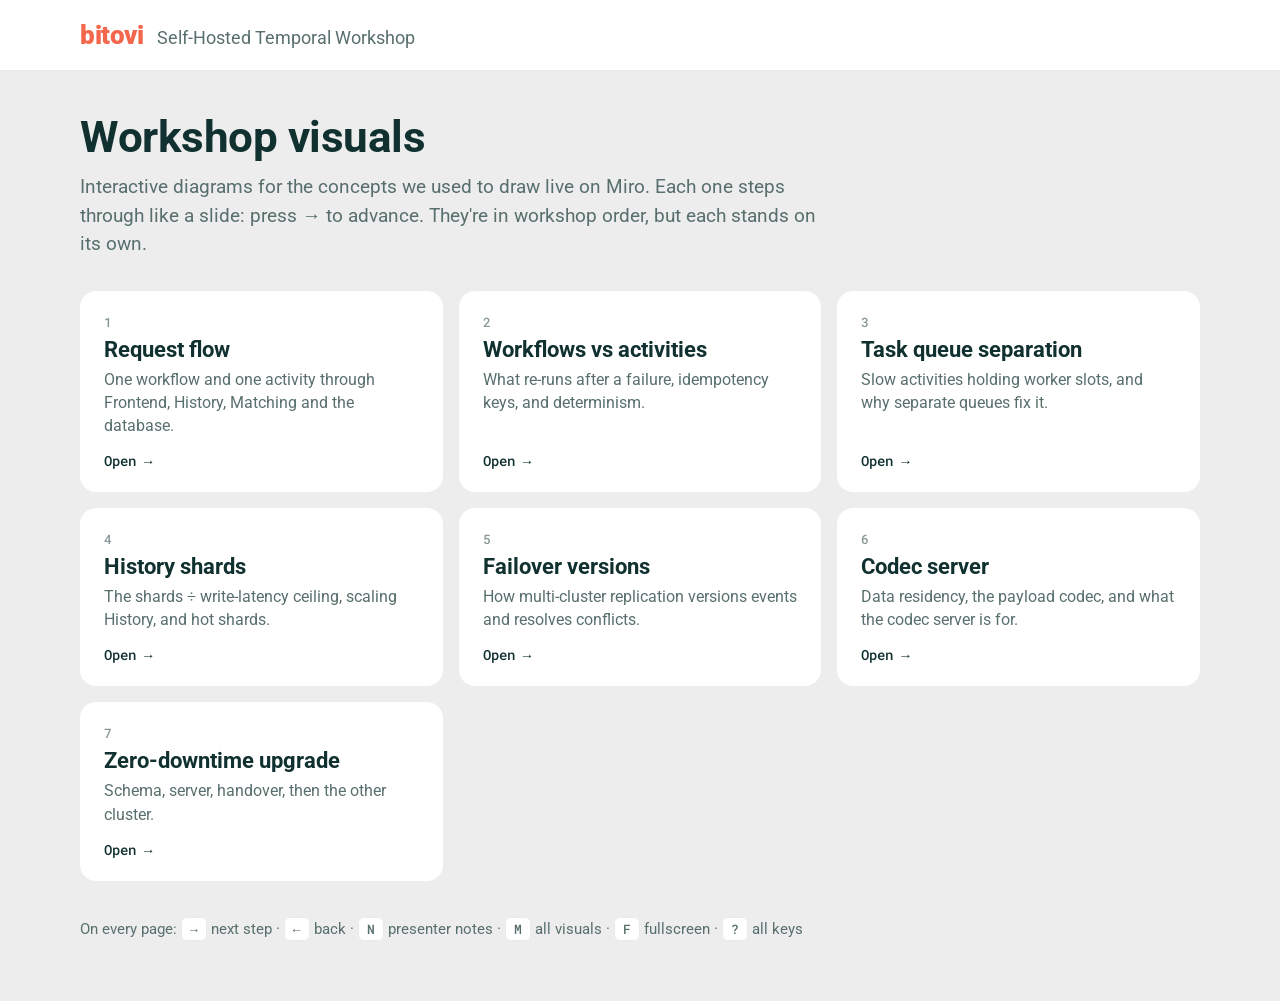
<file: docs/index.html>
<!doctype html>
<html lang="en">
<head>
<meta charset="utf-8">
<meta http-equiv="refresh" content="0; url=visuals/">
<title>Temporal Workshop Visuals</title>
</head>
<body>
<p><a href="visuals/">Temporal workshop visuals</a></p>
</body>
</html>
</file>
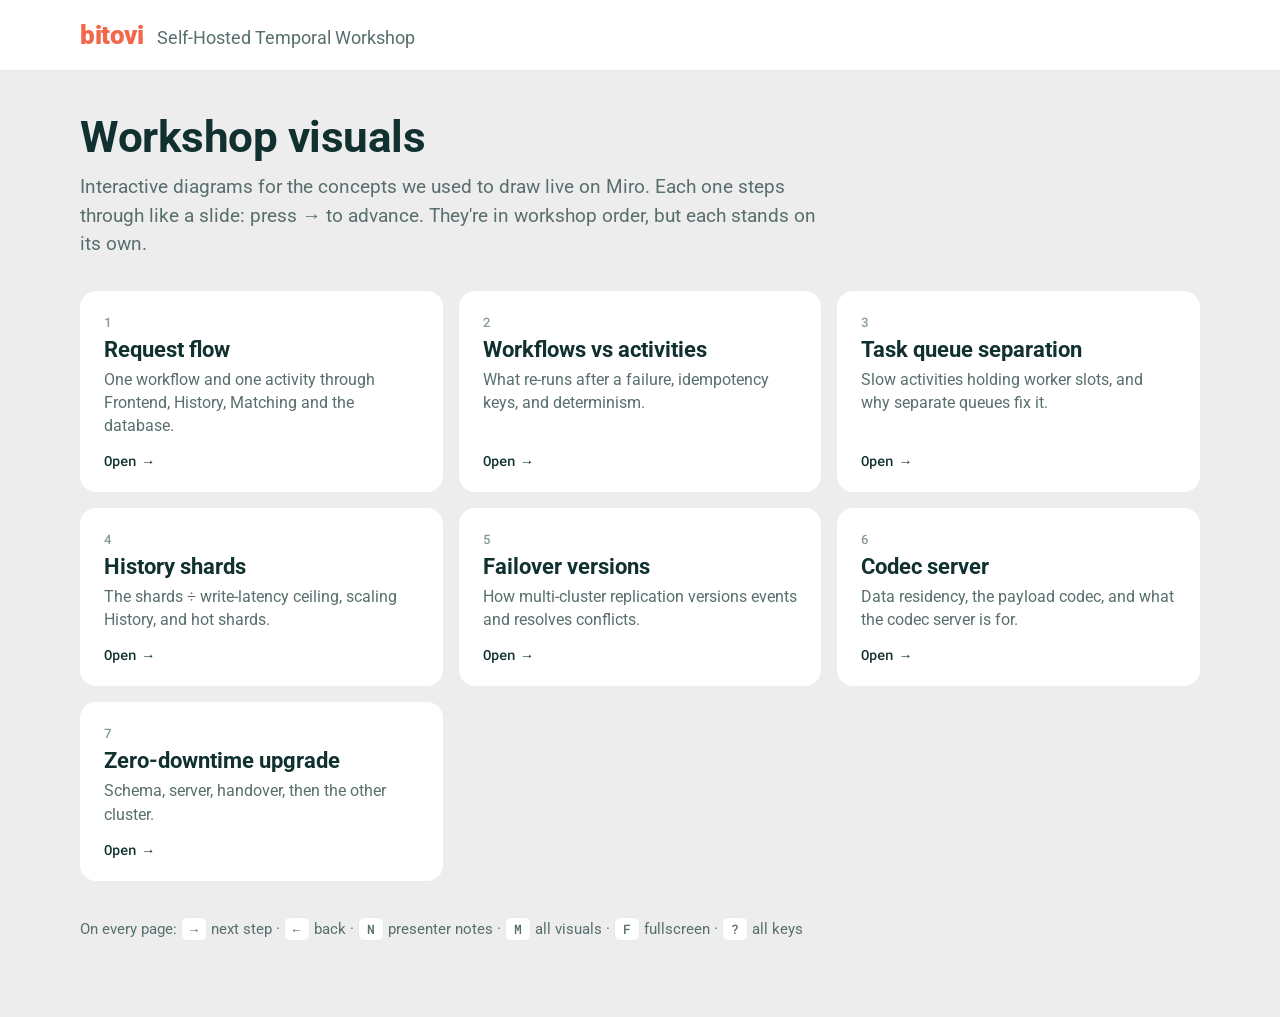
<file: docs/visuals/index.html>
<!doctype html>
<html lang="en">
<head>
<meta charset="utf-8">
<meta name="viewport" content="width=device-width, initial-scale=1">
<title>Temporal Workshop Visuals</title>
<link rel="preconnect" href="https://fonts.googleapis.com">
<link rel="preconnect" href="https://fonts.gstatic.com" crossorigin>
<link href="https://fonts.googleapis.com/css2?family=Roboto:wght@400;500;700;900&family=Roboto+Mono:wght@400;500&display=swap" rel="stylesheet">
<style>
  :root {
    --b-red: #F3684C; --b-dark-green: #10312F; --b-dark-green-70: #586F6D; --b-dark-green-50: #879897;
    --b-dark-green-10: #E7EAEA; --b-off-white: #EDEDED; --b-white: #FFFFFF; --b-yellow: #FFD029;
    --font: "Roboto", "Helvetica Neue", Arial, sans-serif; --mono: "Roboto Mono", ui-monospace, Menlo, monospace;
  }
  * { box-sizing: border-box; }
  body { margin: 0; background: var(--b-off-white); color: var(--b-dark-green); font-family: var(--font); }
  header { background: var(--b-white); border-bottom: 1px solid var(--b-dark-green-10); padding: 20px max(16px, env(safe-area-inset-left, 0px)); }
  .wrap { max-width: 1120px; margin: 0 auto; }
  .brand { display: flex; align-items: baseline; gap: 14px; flex-wrap: wrap; }
  .wordmark { font-weight: 900; font-size: 26px; color: var(--b-red); letter-spacing: -.5px; }
  .deck { font-size: 18px; color: var(--b-dark-green-70); }
  main { padding: 40px max(16px, env(safe-area-inset-right, 0px)) 60px max(16px, env(safe-area-inset-left, 0px)); }
  h1 { font-size: clamp(30px, 5vw, 44px); margin: 0 0 10px; letter-spacing: -.5px; text-wrap: balance; }
  .lede { font-size: 19px; line-height: 1.5; color: var(--b-dark-green-70); max-width: 68ch; margin: 0 0 32px; }
  .grid { display: grid; grid-template-columns: repeat(auto-fill, minmax(320px, 1fr)); gap: 16px; }
  .card { display: flex; flex-direction: column; gap: 6px; background: var(--b-white); border: 2px solid transparent; border-radius: 16px;
    padding: 20px 22px; text-decoration: none; color: inherit; transition: border-color .2s, transform .2s; }
  .card:hover, .card:focus-visible { border-color: var(--b-dark-green); transform: translateY(-2px); outline: none; }
  .card .n { font: 500 13px var(--mono); color: var(--b-dark-green-50); }
  .card h2 { margin: 0; font-size: 22px; }
  .card p { margin: 0; font-size: 16px; line-height: 1.45; color: var(--b-dark-green-70); flex: 1; }
  .card .go { margin-top: 8px; font: 500 14px var(--mono); color: var(--b-dark-green); }
  .keys { margin-top: 36px; font-size: 15px; color: var(--b-dark-green-70); line-height: 1.7; }
  kbd { font: 500 13px var(--mono); background: var(--b-white); border-radius: 6px; padding: 2px 8px; border: 1px solid var(--b-dark-green-10); }
  @media (prefers-reduced-motion: reduce) { .card { transition: none; } .card:hover { transform: none; } }
</style>
</head>
<body>
  <header><div class="wrap brand"><span class="wordmark">bitovi</span><span class="deck">Self-Hosted Temporal Workshop</span></div></header>
  <main><div class="wrap">
    <h1>Workshop visuals</h1>
    <p class="lede">Interactive diagrams for the concepts we used to draw live on Miro. Each one steps through like a slide: press → to advance. They're in workshop order, but each stands on its own.</p>
    <div class="grid">
      <a class="card" href="request-flow.html"><span class="n">1</span><h2>Request flow</h2><p>One workflow and one activity through Frontend, History, Matching and the database.</p><span class="go">Open →</span></a>
      <a class="card" href="workflows-vs-activities.html"><span class="n">2</span><h2>Workflows vs activities</h2><p>What re-runs after a failure, idempotency keys, and determinism.</p><span class="go">Open →</span></a>
      <a class="card" href="task-queue-separation.html"><span class="n">3</span><h2>Task queue separation</h2><p>Slow activities holding worker slots, and why separate queues fix it.</p><span class="go">Open →</span></a>
      <a class="card" href="history-shards.html"><span class="n">4</span><h2>History shards</h2><p>The shards ÷ write-latency ceiling, scaling History, and hot shards.</p><span class="go">Open →</span></a>
      <a class="card" href="failover-versioning.html"><span class="n">5</span><h2>Failover versions</h2><p>How multi-cluster replication versions events and resolves conflicts.</p><span class="go">Open →</span></a>
      <a class="card" href="codec-server.html"><span class="n">6</span><h2>Codec server</h2><p>Data residency, the payload codec, and what the codec server is for.</p><span class="go">Open →</span></a>
      <a class="card" href="zero-downtime-upgrade.html"><span class="n">7</span><h2>Zero-downtime upgrade</h2><p>Schema, server, handover, then the other cluster.</p><span class="go">Open →</span></a>
    </div>
    <p class="keys">On every page: <kbd>→</kbd> next step · <kbd>←</kbd> back · <kbd>N</kbd> presenter notes · <kbd>M</kbd> all visuals · <kbd>F</kbd> fullscreen · <kbd>?</kbd> all keys</p>
  </div></main>
</body>
</html>
</file>
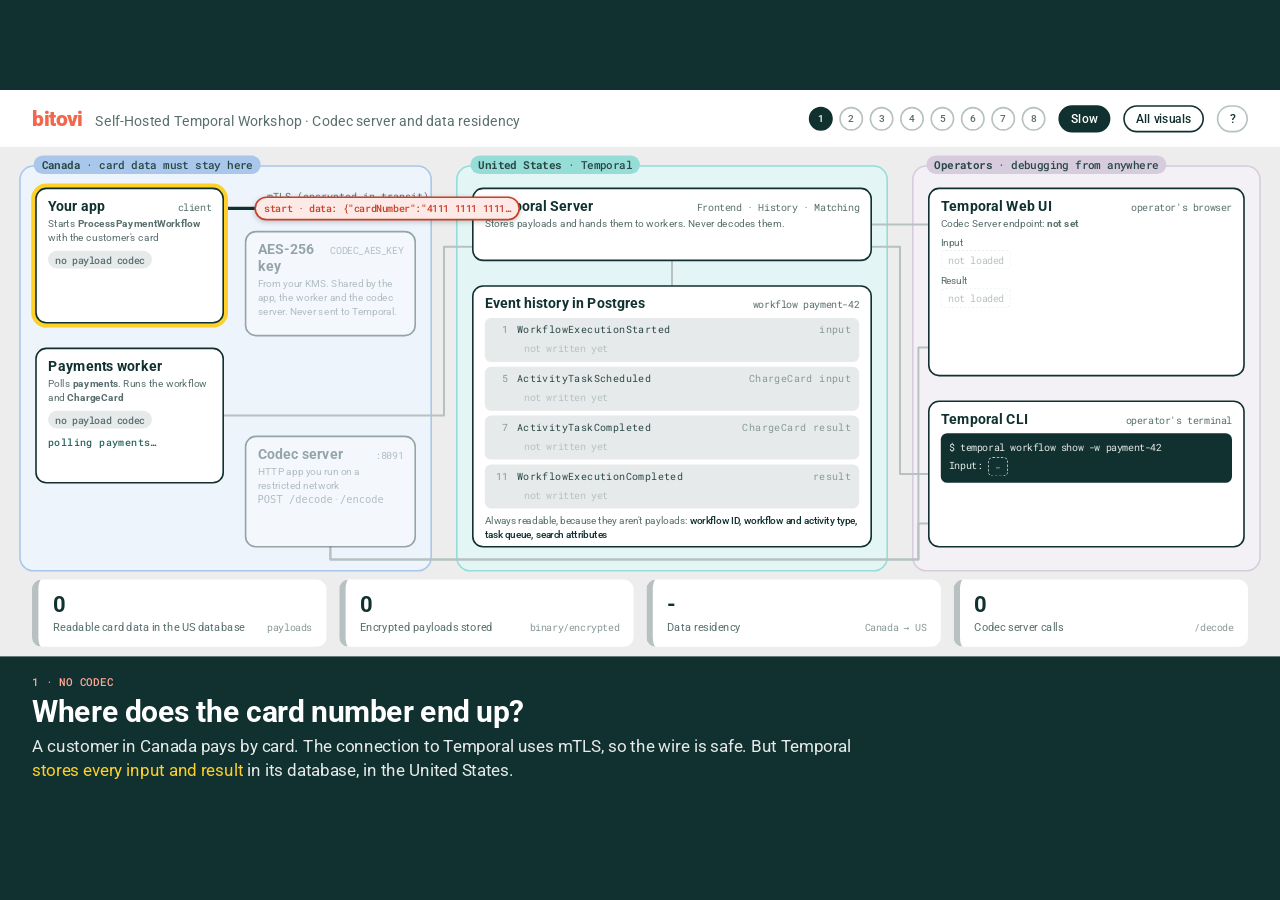
<file: docs/visuals/codec-server.html>
<!doctype html>
<html lang="en">
<head>
<meta charset="utf-8">
<meta name="viewport" content="width=device-width, initial-scale=1">
<title>Temporal Codec Server</title>
<link rel="preconnect" href="https://fonts.googleapis.com">
<link rel="preconnect" href="https://fonts.gstatic.com" crossorigin>
<link href="https://fonts.googleapis.com/css2?family=Roboto:wght@400;500;700;900&family=Roboto+Mono:wght@400;500&display=swap" rel="stylesheet">
<style>
  /* Bitovi Brand Identity Guidelines v1.1 palette; Roboto is the guideline's
     Google alternate for Garnett / Acumin Pro. Matches the other workshop visuals. */
  :root {
    --b-red: #F3684C;
    --b-dark-green: #10312F;
    --b-dark-green-90: #284644;
    --b-dark-green-70: #586F6D;
    --b-dark-green-50: #879897;
    --b-dark-green-30: #B7C1C1;
    --b-dark-green-10: #E7EAEA;
    --b-off-white: #EDEDED;
    --b-white: #FFFFFF;
    --b-pink: #FFA593;
    --b-yellow: #FFD029;
    --b-yellow-ext: #FFF2C2;
    --b-light-blue: #A9C7EA;
    --b-green: #2A6562;
    --b-red-tint: #FDE9E5;
    --bad: #C8402A;

    /* One tint per boundary: Canada (your infra) / US (Temporal) / operators */
    --zone-ca-bg: #EEF4FB;  --zone-ca-line: var(--b-light-blue);
    --zone-us-bg: #E3F6F5;  --zone-us-line: #96DDD8;
    --zone-op-bg: #F4F1F6;  --zone-op-line: #D6CCDD;

    --plain: #FDE9E5; --plain-line: var(--bad);
    --cipher: #3B4F4D;

    --font: "Roboto", "Helvetica Neue", Arial, sans-serif;
    --mono: "Roboto Mono", ui-monospace, Menlo, monospace;
  }
  * { box-sizing: border-box; }
  html, body { margin: 0; height: 100%; }
  body { background: var(--b-dark-green); color: var(--b-dark-green); font-family: var(--font); overflow: hidden; }
  #app { position: absolute; left: 0; top: 0; width: 1600px; height: 900px; transform-origin: 0 0; background: var(--b-off-white); overflow: hidden; }

  header {
    position: absolute; left: 0; top: 0; width: 1600px; height: 72px;
    display: flex; align-items: center; justify-content: space-between;
    padding: 0 40px; background: var(--b-white); border-bottom: 1px solid var(--b-dark-green-10);
  }
  .brand { display: flex; align-items: baseline; gap: 16px; }
  .brand .wordmark { font-weight: 900; font-size: 26px; color: var(--b-red); letter-spacing: -0.5px; }
  .brand .deck { font-size: 18px; color: var(--b-dark-green-70); }
  .nav { display: flex; align-items: center; gap: 16px; }
  .dots { display: flex; gap: 8px; }
  .dot {
    width: 30px; height: 30px; border-radius: 50%; border: 2px solid var(--b-dark-green-30);
    background: transparent; color: var(--b-dark-green-70); font: 500 13px var(--font); cursor: pointer; padding: 0;
  }
  .dot.on { background: var(--b-dark-green); border-color: var(--b-dark-green); color: var(--b-white); }
  .iconbtn {
    border: 2px solid var(--b-dark-green-30); background: transparent; border-radius: 999px;
    font: 500 15px var(--font); color: var(--b-dark-green); padding: 6px 14px; cursor: pointer;
  }
  .iconbtn.on { background: var(--b-dark-green); border-color: var(--b-dark-green); color: var(--b-white); }

  /* ---------- stage ---------- */
  #stage { position: absolute; left: 0; top: 72px; width: 1600px; height: 540px; }
  #wires { position: absolute; inset: 0; z-index: 1; width: 1600px; height: 540px; pointer-events: none; }
  .zone { position: absolute; z-index: 0; border: 2px solid; border-radius: 18px; }
  .zone.ca { background: var(--zone-ca-bg); border-color: var(--zone-ca-line); }
  .zone.us { background: var(--zone-us-bg); border-color: var(--zone-us-line); }
  .zone.op { background: var(--zone-op-bg); border-color: var(--zone-op-line); }
  .zone-label {
    position: absolute; top: -14px; left: 16px; padding: 2px 10px; border-radius: 999px;
    font: 500 14px var(--mono); color: var(--b-dark-green-90); white-space: nowrap;
  }
  .zone.ca .zone-label { background: var(--zone-ca-line); }
  .zone.us .zone-label { background: var(--zone-us-line); }
  .zone.op .zone-label { background: var(--zone-op-line); }
  .verdict {
    position: absolute; top: -15px; right: 14px; padding: 3px 12px; border-radius: 999px; display: none;
    font: 700 12px var(--font); letter-spacing: .5px; text-transform: uppercase;
  }
  .verdict.bad { display: block; background: var(--bad); color: var(--b-white); }
  .verdict.good { display: block; background: var(--b-green); color: var(--b-white); }

  .box {
    position: absolute; z-index: 2; background: var(--b-white); border: 2px solid var(--b-dark-green); border-radius: 14px;
    padding: 10px 14px; transition: box-shadow .25s, opacity .3s, border-color .25s;
  }
  .box h3 { margin: 0; font-size: 18px; display: flex; justify-content: space-between; align-items: baseline; gap: 8px; }
  .box h3 small { font: 400 12px var(--mono); color: var(--b-dark-green-70); white-space: nowrap; }
  .box .sub { font-size: 13px; color: var(--b-dark-green-70); margin-top: 3px; line-height: 1.35; }
  .box.lit { box-shadow: 0 0 0 5px var(--b-yellow); }
  .box.idle { opacity: .4; }
  .box.alarm { border-color: var(--bad); box-shadow: 0 0 0 5px rgba(200,64,42,.35); }

  .status { margin-top: 8px; font: 500 13px var(--mono); color: var(--b-green); min-height: 18px; line-height: 1.4; }
  .status.warn { color: var(--bad); }
  .badge {
    display: inline-block; margin-top: 8px; padding: 3px 9px; border-radius: 999px;
    font: 500 12px var(--mono); background: var(--b-dark-green-10); color: var(--b-dark-green-70);
  }
  .badge.on { background: var(--b-green); color: var(--b-white); }

  .val {
    font: 400 12px var(--mono); border-radius: 6px; padding: 3px 8px; display: inline-block; max-width: 100%;
    overflow: hidden; text-overflow: ellipsis; white-space: nowrap; vertical-align: middle;
  }
  .val.plain { background: var(--plain); color: var(--bad); border: 1.5px solid var(--plain-line); font-weight: 500; }
  .val.cipher { background: var(--cipher); color: #C7D3D1; }
  .val.empty { color: var(--b-dark-green-30); border: 1.5px dashed var(--b-dark-green-10); }

  #rows { margin-top: 8px; display: flex; flex-direction: column; gap: 6px; }
  .ev { background: var(--b-dark-green-10); border-radius: 8px; padding: 5px 10px; transition: background .3s; }
  .ev .top { display: flex; gap: 10px; font: 400 13px var(--mono); color: var(--b-dark-green-90); }
  .ev .top .n { width: 20px; text-align: right; color: var(--b-dark-green-50); }
  .ev .top .f { margin-left: auto; color: var(--b-dark-green-50); }
  .ev .val { margin: 3px 0 0 30px; max-width: calc(100% - 30px); }
  .ev.flash { background: var(--b-yellow-ext); }
  .dbfoot { margin-top: 8px; font-size: 12px; color: var(--b-dark-green-70); line-height: 1.4; }
  .dbfoot b { font-weight: 500; color: var(--b-dark-green); }

  .field { margin-top: 8px; }
  .field label { display: block; font-size: 12px; color: var(--b-dark-green-70); margin-bottom: 2px; }
  .term { margin-top: 8px; background: var(--b-dark-green); color: var(--b-dark-green-10); border-radius: 8px; padding: 8px 10px; font: 400 12px/1.5 var(--mono); }
  .term .flag { color: var(--b-yellow); }
  .term .out { margin-top: 4px; }

  .packet {
    position: absolute; left: 0; top: 0; z-index: 5; transform: translate(-50%, -50%);
    font: 500 12px var(--mono); padding: 5px 10px; border-radius: 999px; white-space: nowrap;
    box-shadow: 0 2px 6px rgba(16,49,47,.25); pointer-events: none; transition: background .25s, color .25s;
  }
  .packet.req { background: var(--b-dark-green); color: var(--b-white); }
  .packet.plain { background: var(--plain); color: var(--bad); border: 2px solid var(--plain-line); }
  .packet.cipher { background: var(--cipher); color: #C7D3D1; border: 2px solid var(--b-dark-green); }
  .packet.write { background: var(--b-yellow); color: var(--b-dark-green); }
  .packet .k { color: var(--b-yellow); margin-right: 6px; }

  #metrics {
    position: absolute; left: 0; top: 612px; width: 1600px; height: 84px;
    display: grid; grid-template-columns: repeat(4, 1fr); gap: 16px; padding: 0 40px;
  }
  .tile {
    background: var(--b-white); border-radius: 12px; padding: 10px 18px;
    display: flex; flex-direction: column; justify-content: center; border-left: 8px solid var(--b-dark-green-30);
  }
  .tile .v { font-size: 28px; font-weight: 700; line-height: 1; font-variant-numeric: tabular-nums; }
  .tile .l { font-size: 14px; color: var(--b-dark-green-70); margin-top: 5px; display: flex; justify-content: space-between; gap: 8px; }
  .tile .l code { font: 400 12px var(--mono); color: var(--b-dark-green-50); }
  .tile.bad { border-left-color: var(--bad); }
  .tile.bad .v { color: var(--bad); }
  .tile.ok { border-left-color: var(--b-green); }

  #caption {
    position: absolute; left: 0; top: 708px; width: 1600px; height: 192px;
    background: var(--b-dark-green); color: var(--b-white); padding: 22px 40px; display: flex; gap: 40px;
  }
  #caption .text { flex: 1 1 auto; min-width: 0; }
  #caption .kicker { font: 500 14px var(--mono); color: var(--b-pink); letter-spacing: .5px; text-transform: uppercase; display: flex; gap: 14px; }
  #caption .kicker .hint { color: var(--b-dark-green-50); text-transform: none; letter-spacing: 0; }
  #caption h2 { margin: 6px 0 8px; font-size: 38px; font-weight: 700; letter-spacing: -.5px; }
  #caption p { margin: 0; font-size: 21px; line-height: 1.4; color: var(--b-dark-green-10); max-width: 1080px; }
  #caption p em { font-style: normal; color: var(--b-yellow); }
  #caption code { font-family: var(--mono); font-size: .9em; }
  .cards { display: grid; grid-template-columns: repeat(4, 1fr); gap: 14px; margin-top: 4px; }
  .card { background: var(--b-dark-green-90); border-radius: 12px; padding: 12px 14px; }
  .card h3 { margin: 0 0 4px; font-size: 18px; }
  .card p { font-size: 14.5px !important; line-height: 1.35 !important; }

  .overlay { position: absolute; inset: 0; background: rgba(16,49,47,.82); display: none; align-items: center; justify-content: center; z-index: 20; }
  .overlay.show { display: flex; }
  .panel { background: var(--b-white); border-radius: 16px; padding: 28px 34px; width: 980px; max-height: 760px; overflow: auto; font-size: 18px; line-height: 1.5; }
  .panel h3 { margin: 0 0 12px; font-size: 24px; }
  .panel kbd { font: 500 14px var(--mono); background: var(--b-dark-green-10); border-radius: 6px; padding: 2px 8px; }
  .panel ul { margin: 0; padding-left: 22px; }
  .panel .keys { display: grid; grid-template-columns: 220px 1fr; gap: 8px 16px; }
  #paused {
    position: absolute; left: 40px; top: 84px; z-index: 6; display: none;
    font: 700 13px var(--font); letter-spacing: .8px; text-transform: uppercase;
    background: var(--b-yellow); border-radius: 999px; padding: 4px 12px;
  }
  #paused.show { display: block; }
</style>
<!-- viz-nav:start -->
<style>
  .viz-btn { border: 2px solid var(--b-dark-green); background: transparent; border-radius: 999px;
    font: 500 15px var(--font); color: var(--b-dark-green); padding: 6px 14px; cursor: pointer; }
  .viz-btn.on, .viz-btn:hover { background: var(--b-dark-green); color: var(--b-white); }
  .viz-menu { position: absolute; top: 78px; right: 40px; z-index: 30; width: 520px; background: var(--b-white);
    border: 2px solid var(--b-dark-green); border-radius: 16px; padding: 14px; box-shadow: 0 12px 32px rgba(16,49,47,.25); }
  .viz-menu[hidden] { display: none; }
  .viz-menu .viz-head { display: flex; justify-content: space-between; align-items: baseline; padding: 2px 8px 10px;
    font: 700 16px var(--font); color: var(--b-dark-green); }
  .viz-menu .viz-head span { font: 400 12px var(--mono); color: var(--b-dark-green-70); }
  .viz-menu a { display: grid; grid-template-columns: 26px 1fr; gap: 0 10px; padding: 9px 10px; border-radius: 10px;
    text-decoration: none; color: var(--b-dark-green); }
  .viz-menu a:hover, .viz-menu a:focus-visible { background: var(--b-dark-green-10); outline: none; }
  .viz-menu a.current { background: var(--b-dark-green); color: var(--b-white); }
  .viz-menu a .n { grid-row: span 2; font: 500 13px var(--mono); color: var(--b-dark-green-50); padding-top: 2px; }
  .viz-menu a.current .n, .viz-menu a.current small { color: var(--b-dark-green-30); }
  .viz-menu a b { font: 700 15px var(--font); }
  .viz-menu a small { font: 400 13px var(--font); color: var(--b-dark-green-70); }
  .viz-menu .viz-all { display: block; margin-top: 6px; padding: 8px 10px; font: 500 13px var(--mono); }
</style>
<!-- viz-nav:end -->
</head>
<body>
<div id="app">
  <header>
    <div class="brand"><span class="wordmark">bitovi</span><span class="deck">Self-Hosted Temporal Workshop · Codec server and data residency</span></div>
    <div class="nav">
      <div class="dots" id="dots"></div>
      <button class="iconbtn on" id="slowBtn" title="Half speed, on by default (D)">Slow</button>
      <!-- viz-nav:start --><button class="viz-btn" id="vizBtn" title="All visuals (M)" aria-haspopup="true" aria-controls="vizMenu">All visuals</button><!-- viz-nav:end -->
      <button class="iconbtn" id="helpBtn" title="Keyboard shortcuts (?)">?</button>
    </div>
  </header>

  <div id="stage">
    <svg id="wires"></svg>

    <div class="zone ca" style="left:24px; top:22px; width:516px; height:508px"><span class="zone-label"><b>Canada</b> · card data must stay here</span></div>
    <div class="zone us" style="left:570px; top:22px; width:540px; height:508px"><span class="zone-label"><b>United States</b> · Temporal</span><span class="verdict" id="verdict"></span></div>
    <div class="zone op" style="left:1140px; top:22px; width:436px; height:508px"><span class="zone-label"><b>Operators</b> · debugging from anywhere</span></div>

    <div class="box" id="appBox">
      <h3>Your app<small>client</small></h3>
      <div class="sub">Starts <b>ProcessPaymentWorkflow</b> with the customer's card</div>
      <span class="badge" id="appCodec">no payload codec</span>
      <div class="status" id="appStatus"></div>
    </div>

    <div class="box" id="wkBox">
      <h3>Payments worker</h3>
      <div class="sub">Polls <b>payments</b>. Runs the workflow and <b>ChargeCard</b></div>
      <span class="badge" id="wkCodec">no payload codec</span>
      <div class="status" id="wkStatus"></div>
    </div>

    <div class="box" id="keyBox">
      <h3>AES-256 key<small>CODEC_AES_KEY</small></h3>
      <div class="sub">From your KMS. Shared by the app, the worker and the codec server. Never sent to Temporal.</div>
    </div>

    <div class="box" id="codecBox">
      <h3>Codec server<small>:8091</small></h3>
      <div class="sub">HTTP app you run on a restricted network<br><code>POST /decode</code> · <code>/encode</code></div>
      <div class="status" id="codecStatus"></div>
    </div>

    <div class="box" id="tBox">
      <h3>Temporal Server<small>Frontend · History · Matching</small></h3>
      <div class="sub">Stores payloads and hands them to workers. Never decodes them.</div>
    </div>

    <div class="box" id="dbBox">
      <h3>Event history in Postgres<small>workflow payment-42</small></h3>
      <div id="rows"></div>
      <div class="dbfoot">Always readable, because they aren't payloads: <b>workflow ID, workflow and activity type, task queue, search attributes</b></div>
    </div>

    <div class="box" id="uiBox">
      <h3>Temporal Web UI<small>operator's browser</small></h3>
      <div class="sub">Codec Server endpoint: <b id="uiEndpoint">not set</b></div>
      <div class="field"><label>Input</label><span class="val empty" id="uiIn">not loaded</span></div>
      <div class="field"><label>Result</label><span class="val empty" id="uiRes">not loaded</span></div>
      <div class="status" id="uiStatus"></div>
    </div>

    <div class="box" id="cliBox">
      <h3>Temporal CLI<small>operator's terminal</small></h3>
      <div class="term">$ temporal workflow show -w payment-42<span class="flag" id="cliFlag"></span>
        <div class="out">Input: <span class="val empty" id="cliOut">-</span></div>
      </div>
    </div>
  </div>
  <div id="paused">Paused · P to resume</div>

  <div id="metrics">
    <div class="tile" id="mPlain"><div class="v">0</div><div class="l">Readable card data in the US database <code>payloads</code></div></div>
    <div class="tile" id="mCipher"><div class="v">0</div><div class="l">Encrypted payloads stored <code>binary/encrypted</code></div></div>
    <div class="tile" id="mRes"><div class="v">-</div><div class="l">Data residency <code>Canada → US</code></div></div>
    <div class="tile" id="mDecode"><div class="v">0</div><div class="l">Codec server calls <code>/decode</code></div></div>
  </div>

  <div id="caption"></div>

  <!-- viz-nav:start --><div class="viz-menu" id="vizMenu" hidden><div class="viz-head">Workshop visuals<span>M to open · Esc to close</span></div><a href="request-flow.html"><span class="n">1</span><b>Request flow</b><small>One workflow and one activity through Frontend, History, Matching and the database.</small></a><a href="workflows-vs-activities.html"><span class="n">2</span><b>Workflows vs activities</b><small>What re-runs after a failure, idempotency keys, and determinism.</small></a><a href="task-queue-separation.html"><span class="n">3</span><b>Task queue separation</b><small>Slow activities holding worker slots, and why separate queues fix it.</small></a><a href="history-shards.html"><span class="n">4</span><b>History shards</b><small>The shards ÷ write-latency ceiling, scaling History, and hot shards.</small></a><a href="failover-versioning.html"><span class="n">5</span><b>Failover versions</b><small>How multi-cluster replication versions events and resolves conflicts.</small></a><a href="codec-server.html" class="current" aria-current="page"><span class="n">6</span><b>Codec server</b><small>Data residency, the payload codec, and what the codec server is for.</small></a><a href="zero-downtime-upgrade.html"><span class="n">7</span><b>Zero-downtime upgrade</b><small>Schema, server, handover, then the other cluster.</small></a><!-- viz-nav:end -->
  <div class="overlay" id="help"><div class="panel">
    <h3>Presenter keys</h3>
    <div class="keys">
      <span><kbd>→</kbd> <kbd>Space</kbd> <kbd>PgDn</kbd></span><span>Next step (finishes the current animation first)</span>
      <span><kbd>←</kbd> <kbd>PgUp</kbd></span><span>Previous step</span>
      <span><kbd>1</kbd>–<kbd>8</kbd></span><span>Jump to step</span>
      <span><kbd>R</kbd></span><span>Replay the current step</span>
      <span><kbd>P</kbd></span><span>Pause / resume</span>
      <span><kbd>D</kbd></span><span>Toggle half speed (on by default)</span>
      <span><kbd>N</kbd></span><span>Presenter notes for this step</span>
      <span><kbd>M</kbd></span><span>All visuals menu</span>
      <span><kbd>F</kbd></span><span>Fullscreen</span>
      <span><kbd>Esc</kbd></span><span>Close this panel</span>
    </div>
  </div></div>
  <div class="overlay" id="notes"><div class="panel" id="notesBody"></div></div>
</div>

<script>
(() => {
  "use strict";

  // ------------------------------------------------------------------
  // Boxes and wire routes (virtual px on the 1600x540 stage)
  // ------------------------------------------------------------------
  const BOX = {
    app:   { el: "appBox",   x: 44,   y: 50,  w: 236, h: 170 },
    wk:    { el: "wkBox",    x: 44,   y: 250, w: 236, h: 170 },
    key:   { el: "keyBox",   x: 306,  y: 104, w: 214, h: 132 },
    codec: { el: "codecBox", x: 306,  y: 360, w: 214, h: 140 },
    t:     { el: "tBox",     x: 590,  y: 50,  w: 500, h: 92 },
    db:    { el: "dbBox",    x: 590,  y: 172, w: 500, h: 328 },
    ui:    { el: "uiBox",    x: 1160, y: 50,  w: 396, h: 236 },
    cli:   { el: "cliBox",   x: 1160, y: 316, w: 396, h: 184 },
  };
  for (const k in BOX) {
    const b = BOX[k], el = document.getElementById(b.el);
    Object.assign(el.style, { left: b.x + "px", top: b.y + "px", width: b.w + "px", height: b.h + "px" });
    b.node = el;
  }

  // Each route is a polyline, drawn in the gaps between zones so wires never cross a box.
  const ROUTES = {
    "app>t":    [[280, 76], [590, 76]],
    "wk>t":     [[280, 335], [555, 335], [555, 124], [590, 124]],
    "t>db":     [[840, 142], [840, 172]],
    "ui>t":     [[1160, 96], [1090, 96]],
    "cli>t":    [[1160, 408], [1125, 408], [1125, 124], [1090, 124]],
    "ui>codec": [[1160, 250], [1148, 250], [1148, 515], [413, 515], [413, 500]],
    "cli>codec":[[1160, 470], [1148, 470], [1148, 515], [413, 515], [413, 500]],
  };
  const KEY_ROUTES = [
    [[306, 160], [280, 160]],
    [[306, 210], [294, 210], [294, 300], [280, 300]],
    [[413, 236], [413, 360]],
  ];
  function route(from, to) {
    if (ROUTES[from + ">" + to]) return ROUTES[from + ">" + to];
    return ROUTES[to + ">" + from].slice().reverse();
  }
  const pts = r => r.map(p => p.join(",")).join(" ");
  const wires = document.getElementById("wires");
  function drawWires(active) {
    const act = active ? (ROUTES[active[0] + ">" + active[1]] || ROUTES[active[1] + ">" + active[0]]) : null;
    let svg = Object.values(ROUTES).map(r =>
      `<polyline points="${pts(r)}" fill="none" stroke="${r === act ? "#10312F" : "#B7C1C1"}" stroke-width="${r === act ? 4 : 2.5}" stroke-linejoin="round" stroke-linecap="round"/>`).join("");
    if (S.codec) svg += KEY_ROUTES.map(r => `<polyline points="${pts(r)}" fill="none" stroke="#2A6562" stroke-width="2.5" stroke-dasharray="6 5"/>`).join("");
    // mTLS marker on the app → Temporal wire: transport is encrypted either way.
    svg += `<text x="435" y="66" text-anchor="middle" font-family="Roboto Mono, monospace" font-size="13" fill="#586F6D">mTLS (encrypted in transit)</text>`;
    wires.innerHTML = svg;
  }

  // ------------------------------------------------------------------
  // Payload values
  // ------------------------------------------------------------------
  const PLAIN = {
    in: '{"cardNumber":"4111 1111 1111 1111","cvv":"123"}',
    act: '{"cardNumber":"4111 1111 1111 1111","cvv":"123"} 49.99',
    res: '{"receiptId":"receipt-1111","last4":"1111"}',
    out: '{"receiptId":"receipt-1111","status":"charged"}',
  };
  const CIPHER = {
    in: "binary/encrypted · q8Zt0Fh2xQ9mVb3K…",
    act: "binary/encrypted · 7Hq0aW2nLzR8eT1c…",
    res: "binary/encrypted · Xc4P9sJd0kYw6Gm2…",
    out: "binary/encrypted · mN3vB8qL2tR0fZ7a…",
  };
  const ROWS = [
    { id: "in",  n: 1,  name: "WorkflowExecutionStarted",   f: "input" },
    { id: "act", n: 5,  name: "ActivityTaskScheduled",      f: "ChargeCard input" },
    { id: "res", n: 7,  name: "ActivityTaskCompleted",      f: "ChargeCard result" },
    { id: "out", n: 11, name: "WorkflowExecutionCompleted", f: "result" },
  ];
  const short = s => s.length > 30 ? s.slice(0, 29) + "…" : s;

  // ------------------------------------------------------------------
  // State
  // ------------------------------------------------------------------
  let S;
  function fresh() {
    return {
      codec: false, rows: {}, flash: null,
      app: "", wk: "polling payments…", wkWarn: false,
      ui: { endpoint: false, in: null, res: null, status: "" }, cli: { flag: false, out: null },
      codecStatus: "", codecUsed: false, decodes: 0, alarmDb: false,
    };
  }

  const rowsEl = document.getElementById("rows");
  rowsEl.innerHTML = ROWS.map(r => `<div class="ev" id="row-${r.id}"><div class="top"><span class="n">${r.n}</span><span>${r.name}</span><span class="f">${r.f}</span></div><span class="val empty">not written yet</span></div>`).join("");

  function setVal(el, kind, id, text) {
    el.className = "val " + (kind || "empty");
    el.textContent = kind === "plain" ? (text ?? PLAIN[id]) : kind === "cipher" ? CIPHER[id] : (text ?? "-");
  }

  function paint() {
    for (const r of ROWS) {
      const row = document.getElementById("row-" + r.id);
      setVal(row.querySelector(".val"), S.rows[r.id], r.id, S.rows[r.id] ? undefined : "not written yet");
      row.classList.toggle("flash", !!(S.flash && S.flash.includes(r.id)));
    }
    const badge = (id, on) => { const b = document.getElementById(id); b.className = "badge" + (on ? " on" : ""); b.textContent = on ? "codec: AES-256-GCM" : "no payload codec"; };
    badge("appCodec", S.codec); badge("wkCodec", S.codec);
    document.getElementById("appStatus").textContent = S.app;
    const wk = document.getElementById("wkStatus");
    wk.textContent = S.wk; wk.className = "status" + (S.wkWarn ? " warn" : "");
    BOX.key.node.classList.toggle("idle", !S.codec);
    BOX.codec.node.classList.toggle("idle", !S.codecUsed);
    BOX.db.node.classList.toggle("alarm", S.alarmDb);
    document.getElementById("codecStatus").textContent = S.codecStatus;

    document.getElementById("uiEndpoint").textContent = S.ui.endpoint ? "http://localhost:8091" : "not set";
    setVal(document.getElementById("uiIn"), S.ui.in, "in", S.ui.in ? undefined : "not loaded");
    setVal(document.getElementById("uiRes"), S.ui.res, "out", S.ui.res ? undefined : "not loaded");
    document.getElementById("uiStatus").textContent = S.ui.status;
    document.getElementById("cliFlag").textContent = S.cli.flag ? " --codec-endpoint http://localhost:8091" : "";
    setVal(document.getElementById("cliOut"), S.cli.out, "in");

    const plain = Object.values(S.rows).filter(v => v === "plain").length;
    const cipher = Object.values(S.rows).filter(v => v === "cipher").length;
    tile("mPlain", plain, plain ? "bad" : (cipher ? "ok" : ""));
    tile("mCipher", cipher, cipher ? "ok" : "");
    tile("mRes", plain ? "✗ broken" : cipher ? "✓ only ciphertext" : "-", plain ? "bad" : cipher ? "ok" : "");
    tile("mDecode", S.decodes, "");
    const v = document.getElementById("verdict");
    v.className = "verdict" + (plain ? " bad" : cipher ? " good" : "");
    v.textContent = plain ? "Card data stored here" : cipher ? "Only ciphertext here" : "";
    drawWires(cur && cur.hop.from ? [cur.hop.from, cur.hop.to] : null);
  }
  function tile(id, v, cls) {
    const el = document.getElementById(id);
    el.querySelector(".v").textContent = v;
    el.className = "tile" + (cls ? " " + cls : "");
  }

  // ------------------------------------------------------------------
  // Hops
  // ------------------------------------------------------------------
  // Travel: a payload moves along a route. Morph: it changes form inside a box.
  const go = (from, to, kind, label, fx, dwell) => ({ from, to, kind, label, fx, dwell });
  const morph = (at, fromKind, toKind, label1, label2, fx) => ({ morph: at, fromKind, toKind, label1, label2, fx });
  const write = (id, kind) => go("t", "db", "write", "write event", s => { s.rows[id] = kind; s.flash = [id]; });
  const pl = id => "data: " + short(PLAIN[id]);
  const ci = id => "data: " + short(CIPHER[id]);

  // Step 1: no codec. Plain text everywhere.
  const PLAIN_RUN = [
    go("app", "t", "plain", "start · " + pl("in"), s => { s.app = "sent the card number to Temporal"; }),
    write("in", "plain"),
    go("t", "wk", "plain", "workflow task · " + pl("in"), s => { s.wk = "has the card number"; s.flash = null; }),
    go("wk", "t", "plain", "schedule ChargeCard · " + pl("act")),
    write("act", "plain"),
    go("t", "wk", "plain", "activity task · " + pl("act"), s => { s.wk = "charging the card…"; s.flash = null; }),
    go("wk", "t", "plain", "ChargeCard result · " + pl("res")),
    write("res", "plain"),
    go("wk", "t", "plain", "complete · " + pl("out"), s => { s.wk = "done. Its memory is cleared."; s.flash = null; }),
    write("out", "plain"),
  ];

  // Step 3: the app encodes before sending.
  const ENCODE_START = [
    { fx: s => { s.codec = true; s.app = "payload codec on"; s.wk = "payload codec on"; }, wait: 1.2 },
    morph("app", "plain", "cipher", "encode · " + short(PLAIN.in), "→ " + short(CIPHER.in), s => { s.app = "encrypted in-process, before sending"; }),
    go("app", "t", "cipher", "start · " + ci("in")),
    write("in", "cipher"),
  ];
  // Step 4: only the worker can read it.
  const WORKER_RUN = [
    go("t", "wk", "cipher", "workflow task · " + ci("in"), s => { s.flash = null; }),
    morph("wk", "cipher", "plain", "decode with key", "→ " + short(PLAIN.in), s => { s.wk = "decoded here, in Canada"; }),
    morph("wk", "plain", "cipher", "encode ChargeCard input", "→ " + short(CIPHER.act)),
    go("wk", "t", "cipher", "schedule ChargeCard · " + ci("act")),
    write("act", "cipher"),
    go("t", "wk", "cipher", "activity task · " + ci("act"), s => { s.flash = null; }),
    morph("wk", "cipher", "plain", "decode with key", "→ card 4111…", s => { s.wk = "charging the card, in Canada…"; }),
    morph("wk", "plain", "cipher", "encode the receipt", "→ " + short(CIPHER.res)),
    go("wk", "t", "cipher", "ChargeCard result · " + ci("res")),
    write("res", "cipher"),
    go("wk", "t", "cipher", "complete · " + ci("out"), s => { s.wk = "done. Only ciphertext ever left Canada."; s.flash = null; }),
    write("out", "cipher"),
  ];
  // Step 5: operators only see ciphertext.
  const OPS_BLIND = [
    go("ui", "t", "req", "load history for payment-42", s => { s.ui.status = ""; }),
    go("t", "ui", "cipher", "history · " + ci("in"), s => { s.ui.in = "cipher"; s.ui.res = "cipher"; s.ui.status = "can't read it, can't debug it"; }),
    go("cli", "t", "req", "workflow show payment-42"),
    go("t", "cli", "cipher", ci("in"), s => { s.cli.out = "cipher"; }),
  ];
  // Step 6: the codec server decodes for display.
  const OPS_DECODE = [
    { fx: s => { s.ui.endpoint = true; s.cli.flag = true; s.codecUsed = true; s.ui.status = "codec endpoint saved"; }, wait: 1.2 },
    go("ui", "codec", "cipher", "POST /decode · " + ci("in"), s => { s.decodes++; s.codecStatus = "decoding for the Web UI…"; }),
    morph("codec", "cipher", "plain", "decode with key", "→ " + short(PLAIN.in)),
    go("codec", "ui", "plain", "decoded · " + pl("in"), s => { s.ui.in = "plain"; s.ui.res = "plain"; s.ui.status = "decoded in this browser only"; s.codecStatus = ""; }),
    go("cli", "codec", "cipher", "POST /decode · " + ci("in"), s => { s.decodes++; s.codecStatus = "decoding for the CLI…"; }),
    morph("codec", "cipher", "plain", "decode with key", "→ " + short(PLAIN.in)),
    go("codec", "cli", "plain", "decoded · " + pl("in"), s => { s.cli.out = "plain"; s.codecStatus = "Temporal saw none of it"; }),
  ];

  // ------------------------------------------------------------------
  // Story
  // ------------------------------------------------------------------
  const STEPS = [
    {
      kicker: "1 · No codec",
      title: "Where does the card number end up?",
      body: "A customer in Canada pays by card. The connection to Temporal uses mTLS, so the wire is safe. But Temporal <em>stores every input and result</em> in its database, in the United States.",
      notes: [
        "Workflow and activity inputs and results are stored as payloads in the event history. That's how replay works (see the request-flow visual).",
        "Same workflow as Exercise 8: ProcessPaymentWorkflow → ChargeCardActivity.",
        "\"The worker once it's done is going to wash that data away… the only place that this lives in is in the Temporal database.\"",
      ],
      prior: [], hops: PLAIN_RUN,
    },
    {
      kicker: "2 · The problem",
      title: "mTLS protects the wire, not the database",
      body: "The card number now sits in plain text in a US database. Anyone with database access, a backup or a replica can read it. For data that must stay in Canada, <em>residency is already broken</em>.",
      notes: [
        "Knowledge check from the deck: \"What problem does the codec server solve that encryption alone does not?\"",
        "Answer: mTLS only encrypts data in flight. Once it arrives, it's decrypted and stored as plain text.",
        "Also visible to: anyone with Web UI access, archival in S3, and replication to other clusters.",
      ],
      prior: [PLAIN_RUN], hops: [{ fx: s => { s.alarmDb = true; }, wait: 0.2 }],
    },
    {
      kicker: "3 · Encrypt before it leaves",
      title: "The app encrypts the payload before sending it",
      body: "Add a <em>payload codec</em> to the SDK's data converter in your app and worker. It encrypts each payload in-process, with a key from your KMS. Temporal receives and stores only ciphertext.",
      notes: [
        "This is not the codec server. It's the same codec code, compiled into your app and worker: converter.NewCodecDataConverter(GetDefaultDataConverter(), aesCodec).",
        "No network call: encryption happens inside the process before the gRPC call to Temporal.",
        "Repo: codec-demo/codec/aesgcm.go (AES-256-GCM, encoding metadata binary/encrypted).",
        "Correction to the whiteboard version: the user's data doesn't \"go through a codec server\". The SDK encodes it.",
      ],
      prior: [], hops: ENCODE_START,
    },
    {
      kicker: "4 · Only your worker can read it",
      title: "Decrypted only inside your worker, in Canada",
      body: "Temporal hands the ciphertext to the worker. The worker decrypts it with the same key, charges the card, and encrypts the result before it goes back. <em>Only ciphertext ever leaves Canada.</em>",
      notes: [
        "\"From the compliance and data perspective… this is not actually data. It's just a jumbled mess of nothing.\"",
        "Temporal still orchestrates everything: retries, timeouts, replay. It just can't read the payloads.",
        "Cost: CPU for encrypt/decrypt on every payload, plus key distribution to every worker.",
      ],
      prior: [ENCODE_START], hops: WORKER_RUN,
    },
    {
      kicker: "5 · The catch",
      title: "Now your operators see ciphertext too",
      body: "The Web UI and the CLI get the same encrypted payloads Temporal stores. Debugging a failed payment by reading its input <em>isn't possible any more</em>.",
      notes: [
        "Try it in Exercise 8: temporal workflow show without --codec-endpoint shows base64 ciphertext.",
        "Teams often turn encryption off at this point. The codec server is what lets you keep it.",
      ],
      prior: [ENCODE_START, WORKER_RUN], hops: OPS_BLIND,
    },
    {
      kicker: "6 · The codec server",
      title: "The codec server decodes for display",
      body: "Point the Web UI and CLI at your codec server. The <em>operator's browser</em> sends ciphertext straight to it and gets plain text back. Temporal, and the Web UI's own server, never see the decoded data.",
      notes: [
        "Web UI: namespace settings → Codec Server endpoint. CLI: --codec-endpoint.",
        "The browser calls the codec server directly, which is why it needs CORS (Content-Type, X-Namespace, Authorization).",
        "Phil: \"The decoding happens entirely on the client side. Neither the Temporal service nor the Web UI server are ever aware of the data in the decrypted state.\"",
        "In Exercise 8 the CLI also uses /encode: with --codec-endpoint, workflow start encrypts its --input through the codec server.",
        "Production: put it behind auth (JWT), a restricted network or VPN, and HTTPS. The workshop's codec server has no auth on purpose.",
      ],
      prior: [ENCODE_START, WORKER_RUN, OPS_BLIND], hops: OPS_DECODE,
    },
    {
      kicker: "7 · Two places, one codec",
      cards: [
        ["In your app and worker", "The SDK payload codec encrypts and decrypts in-process. This is what keeps data out of Temporal. No codec server involved."],
        ["In the codec server", "The same codec behind POST /decode and /encode, for the Web UI and CLI only. It's for people, not for workflows."],
        ["Shared key", "App, worker and codec server need the same key, usually from a KMS. Lose the key and the history is unreadable."],
        ["Who can decode?", "Whoever can reach the codec server. Gate it with auth and network rules; that's your access control for PII."],
      ],
      notes: [
        "If a worker runs without the codec, it can't read encrypted inputs. Roll the codec out to every worker on a task queue at once.",
        "The codec in the repo passes through payloads it didn't encrypt, so mixing old plain-text history with new encrypted history keeps working.",
      ],
      prior: [ENCODE_START, WORKER_RUN, OPS_BLIND, OPS_DECODE], hops: [],
    },
    {
      kicker: "8 · What it doesn't cover",
      cards: [
        ["Encrypted", "Payloads: workflow and activity inputs and results, plus signal, query and update arguments."],
        ["Never encrypted", "Workflow ID, workflow and activity type names, task queue names, and search attribute values. Keep PII out of them."],
        ["Off by default", "Failure messages and stack traces. Enable failure encoding in the SDK if they can contain PII. Check memo and headers for your SDK."],
        ["Still needed", "mTLS for transport, and auth on the Web UI and codec server. The codec covers data at rest, not access."],
      ],
      notes: [
        "Temporal docs: \"Search Attribute values are stored unencrypted in the Visibility store and are not processed by a custom Payload Codec.\"",
        "Temporal docs: \"Failure messages and call stacks are not encoded as codec-capable Payloads by default.\"",
        "Large payloads: External Storage (claim check) keeps the data in your own S3 and stores only a reference in Temporal; the codec server's /download serves it to the UI.",
      ],
      prior: [ENCODE_START, WORKER_RUN, OPS_BLIND, OPS_DECODE], hops: [],
    },
  ];

  // ------------------------------------------------------------------
  // Player
  // ------------------------------------------------------------------
  const stage = document.getElementById("stage");
  let step = 0, queue = [], cur = null, paused = false, slow = true, packetEl = null;

  function centerOf(k) { const b = BOX[k]; return [b.x + b.w / 2, b.y + b.h - 26]; }

  function goStep(i) {
    step = Math.max(0, Math.min(STEPS.length - 1, i));
    const s = STEPS[step];
    S = fresh();
    s.prior.forEach(hops => hops.forEach(h => h.fx && h.fx(S, 1)));
    S.flash = null;
    queue = s.hops.slice(); cur = null;
    clearPacket();
    paint();
    renderCaption();
    [...document.getElementById("dots").children].forEach((d, j) => d.classList.toggle("on", j === step));
    history.replaceState(null, "", "#step" + (step + 1));
    if (document.getElementById("notes").classList.contains("show")) showNotes();
  }
  function clearPacket() {
    if (packetEl) { packetEl.remove(); packetEl = null; }
    for (const k in BOX) BOX[k].node.classList.remove("lit");
  }
  function finishStep() {
    if (cur && cur.hop.fx && !cur.landed) cur.hop.fx(S, 1);
    queue.forEach(h => h.fx && h.fx(S, 1));
    queue = []; cur = null;
    clearPacket(); paint(); renderCaption();
  }
  const busy = () => !!cur || queue.length > 0;

  function makePacket(kind, label) {
    packetEl = document.createElement("div");
    packetEl.className = "packet " + kind;
    packetEl.textContent = label;
    stage.appendChild(packetEl);
  }

  function startHop(h) {
    cur = { hop: h, t: 0, landed: false };
    if (h.from) {
      const r = route(h.from, h.to);
      const segs = []; let len = 0;
      for (let i = 1; i < r.length; i++) { const d = Math.hypot(r[i][0] - r[i - 1][0], r[i][1] - r[i - 1][1]); segs.push(d); len += d; }
      Object.assign(cur, { r, segs, len, dur: 0.5 + len / 650 });
      makePacket(h.kind, h.label);
      BOX[h.from].node.classList.add("lit");
      paint();
    } else if (h.morph) {
      const [x, y] = centerOf(h.morph);
      makePacket(h.fromKind, h.label1);
      packetEl.style.left = x + "px"; packetEl.style.top = y + "px";
      cur.dur = 1.6;
      BOX[h.morph].node.classList.add("lit");
    }
  }
  function along(c, p) {
    let d = p * c.len;
    for (let i = 0; i < c.segs.length; i++) {
      if (d <= c.segs[i] || i === c.segs.length - 1) {
        const f = c.segs[i] ? Math.min(1, d / c.segs[i]) : 1, a = c.r[i], b = c.r[i + 1];
        return [a[0] + (b[0] - a[0]) * f, a[1] + (b[1] - a[1]) * f];
      }
      d -= c.segs[i];
    }
  }

  function update(dt) {
    if (!cur && queue.length) startHop(queue.shift());
    if (!cur) return;
    const h = cur.hop;
    cur.t += dt;
    if (h.from) {
      const p = Math.min(1, cur.t / cur.dur), e = p < .5 ? 2 * p * p : 1 - Math.pow(-2 * p + 2, 2) / 2;
      const [x, y] = along(cur, e);
      packetEl.style.left = x + "px"; packetEl.style.top = y + "px";
      if (p >= 1 && !cur.landed) {
        cur.landed = true;
        BOX[h.from].node.classList.remove("lit");
        BOX[h.to].node.classList.add("lit");
        if (h.fx) h.fx(S, 1);
        paint();
      }
      if (cur.t >= cur.dur + (h.dwell ?? 0.25)) end();
    } else if (h.morph) {
      if (cur.t >= cur.dur / 2 && !cur.swapped) {
        cur.swapped = true;
        packetEl.className = "packet " + h.toKind;
        packetEl.textContent = h.label2;
      }
      if (cur.t >= cur.dur && !cur.landed) { cur.landed = true; if (h.fx) h.fx(S, 1); paint(); }
      if (cur.t >= cur.dur + 0.4) end();
    } else {
      if (!cur.landed) { cur.landed = true; h.fx(S, 1); paint(); }
      if (cur.t >= (h.wait ?? 0.4)) end();
    }
  }
  function end() {
    clearPacket(); cur = null; paint();
    if (!busy()) renderCaption();
  }

  function renderCaption() {
    const s = STEPS[step], cap = document.getElementById("caption");
    const hint = busy() ? "" : (step < STEPS.length - 1 ? "<span class=\"hint\">→ next</span>" : "");
    if (s.cards) {
      cap.innerHTML = `<div class="text"><div class="kicker">${s.kicker}${hint}</div>
        <div class="cards">${s.cards.map(([h, p]) => `<div class="card"><h3>${h}</h3><p>${p}</p></div>`).join("")}</div></div>`;
      return;
    }
    cap.innerHTML = `<div class="text"><div class="kicker">${s.kicker}${hint}</div><h2>${s.title}</h2><p>${s.body}</p></div>`;
  }

  // ------------------------------------------------------------------
  // Shell
  // ------------------------------------------------------------------
  const app = document.getElementById("app");
  const dotsEl = document.getElementById("dots");
  STEPS.forEach((s, i) => {
    const b = document.createElement("button");
    b.className = "dot"; b.textContent = i + 1; b.title = s.title || s.kicker;
    b.onclick = () => goStep(i);
    dotsEl.appendChild(b);
  });

  function next() { if (busy()) finishStep(); else goStep(step + 1); }
  function togglePause() { paused = !paused; document.getElementById("paused").classList.toggle("show", paused); }
  function toggleSlow() { slow = !slow; document.getElementById("slowBtn").classList.toggle("on", slow); }
  document.getElementById("slowBtn").onclick = toggleSlow;

  function showNotes() {
    const s = STEPS[step];
    document.getElementById("notesBody").innerHTML = `<h3>Notes · ${s.kicker}</h3><ul>${s.notes.map(n => `<li>${n}</li>`).join("")}</ul>`;
    document.getElementById("notes").classList.add("show");
  }
  const closeOverlays = () => document.querySelectorAll(".overlay").forEach(o => o.classList.remove("show"));
  document.querySelectorAll(".overlay").forEach(o => o.addEventListener("click", closeOverlays));
  document.getElementById("helpBtn").onclick = () => document.getElementById("help").classList.add("show");

  document.addEventListener("keydown", e => {
    const k = e.key;
    if (k === "Escape") return closeOverlays();
    if (k === "?") return document.getElementById("help").classList.add("show");
    if (k === "n" || k === "N") { const n = document.getElementById("notes"); return n.classList.contains("show") ? closeOverlays() : showNotes(); }
    if (k === "f" || k === "F") return document.fullscreenElement ? document.exitFullscreen() : document.documentElement.requestFullscreen?.();
    if (k === "p" || k === "P") return togglePause();
    if (k === "d" || k === "D") return toggleSlow();
    if (k === "r" || k === "R") return goStep(step);
    if (k === "ArrowRight" || k === "PageDown" || k === " ") { e.preventDefault(); next(); }
    else if (k === "ArrowLeft" || k === "PageUp") { e.preventDefault(); goStep(step - 1); }
    else if (k === "Home") goStep(0);
    else if (/^[1-8]$/.test(k)) goStep(Number(k) - 1);
  });

  function fit() {
    const s = Math.min(innerWidth / 1600, innerHeight / 900);
    app.style.transform = `translate(${(innerWidth - 1600 * s) / 2}px, ${(innerHeight - 900 * s) / 2}px) scale(${s})`;
  }
  addEventListener("resize", fit);
  fit();

  // #step3 opens a step (#step=3 also works locally); #ff=N fast-forwards N seconds (handy for screenshots).
  const m = location.hash.match(/step=?(\d)/), ff = location.hash.match(/ff=(\d+)/);
  goStep(m ? Number(m[1]) - 1 : 0);
  if (ff) for (let i = 0; i < Number(ff[1]) * 60; i++) update(1 / 60);

  let last = performance.now();
  function frame(now) {
    const dt = Math.min(0.05, (now - last) / 1000);
    last = now;
    if (!paused) update(slow ? dt / 2 : dt);
    requestAnimationFrame(frame);
  }
  requestAnimationFrame(frame);
})();
</script>
<!-- viz-nav:start -->
<script>
(() => {
  const btn = document.getElementById("vizBtn"), menu = document.getElementById("vizMenu");
  const show = open => {
    menu.hidden = !open;
    btn.classList.toggle("on", open);
    btn.setAttribute("aria-expanded", open);
    if (open) (menu.querySelector("a.current") || menu.querySelector("a")).focus();
  };
  btn.addEventListener("click", e => { e.stopPropagation(); show(menu.hidden); });
  document.addEventListener("click", e => { if (!menu.hidden && !menu.contains(e.target)) show(false); });
  document.addEventListener("keydown", e => {
    if (e.target.tagName === "INPUT") return;
    if (e.key === "m" || e.key === "M") { e.preventDefault(); show(menu.hidden); }
    else if (e.key === "Escape" && !menu.hidden) show(false);
  });
})();
</script>
<!-- viz-nav:end -->
</body>
</html>
</file>
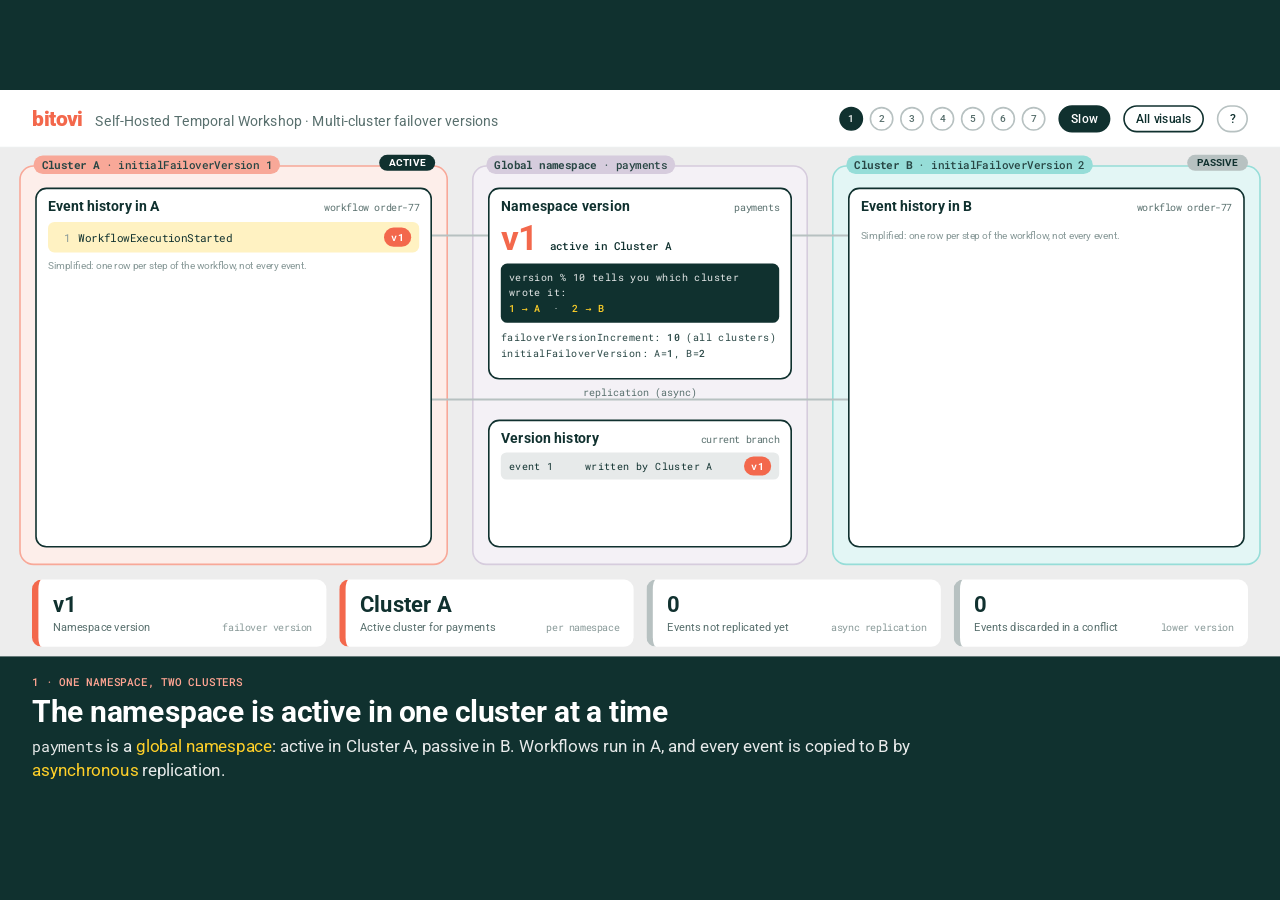
<file: docs/visuals/failover-versioning.html>
<!doctype html>
<html lang="en">
<head>
<meta charset="utf-8">
<meta name="viewport" content="width=device-width, initial-scale=1">
<title>Temporal Failover Versions</title>
<link rel="preconnect" href="https://fonts.googleapis.com">
<link rel="preconnect" href="https://fonts.gstatic.com" crossorigin>
<link href="https://fonts.googleapis.com/css2?family=Roboto:wght@400;500;700;900&family=Roboto+Mono:wght@400;500&display=swap" rel="stylesheet">
<style>
  /* Bitovi Brand Identity Guidelines v1.1 palette; Roboto is the guideline's
     Google alternate for Garnett / Acumin Pro. Matches the other workshop visuals. */
  :root {
    --b-red: #F3684C;
    --b-dark-green: #10312F;
    --b-dark-green-90: #284644;
    --b-dark-green-70: #586F6D;
    --b-dark-green-50: #879897;
    --b-dark-green-30: #B7C1C1;
    --b-dark-green-10: #E7EAEA;
    --b-off-white: #EDEDED;
    --b-white: #FFFFFF;
    --b-pink: #FFA593;
    --b-yellow: #FFD029;
    --b-yellow-ext: #FFF2C2;
    --b-green: #2A6562;
    --bad: #C8402A;

    /* Cluster A = B Red family, Cluster B = teal family (as in the Miro frames) */
    --a: #F3684C; --a-bg: #FDEEEA; --a-line: #F8A898;
    --b: #2A9D96; --b-bg: #E3F6F5; --b-line: #96DDD8;
    --mid-bg: #F4F1F6; --mid-line: #D6CCDD;

    --font: "Roboto", "Helvetica Neue", Arial, sans-serif;
    --mono: "Roboto Mono", ui-monospace, Menlo, monospace;
  }
  * { box-sizing: border-box; }
  html, body { margin: 0; height: 100%; }
  body { background: var(--b-dark-green); color: var(--b-dark-green); font-family: var(--font); overflow: hidden; }
  #app { position: absolute; left: 0; top: 0; width: 1600px; height: 900px; transform-origin: 0 0; background: var(--b-off-white); overflow: hidden; }

  header {
    position: absolute; left: 0; top: 0; width: 1600px; height: 72px;
    display: flex; align-items: center; justify-content: space-between;
    padding: 0 40px; background: var(--b-white); border-bottom: 1px solid var(--b-dark-green-10);
  }
  .brand { display: flex; align-items: baseline; gap: 16px; }
  .brand .wordmark { font-weight: 900; font-size: 26px; color: var(--b-red); letter-spacing: -0.5px; }
  .brand .deck { font-size: 18px; color: var(--b-dark-green-70); }
  .nav { display: flex; align-items: center; gap: 16px; }
  .dots { display: flex; gap: 8px; }
  .dot {
    width: 30px; height: 30px; border-radius: 50%; border: 2px solid var(--b-dark-green-30);
    background: transparent; color: var(--b-dark-green-70); font: 500 13px var(--font); cursor: pointer; padding: 0;
  }
  .dot.on { background: var(--b-dark-green); border-color: var(--b-dark-green); color: var(--b-white); }
  .iconbtn {
    border: 2px solid var(--b-dark-green-30); background: transparent; border-radius: 999px;
    font: 500 15px var(--font); color: var(--b-dark-green); padding: 6px 14px; cursor: pointer;
  }
  .iconbtn.on { background: var(--b-dark-green); border-color: var(--b-dark-green); color: var(--b-white); }

  /* ---------- stage ---------- */
  #stage { position: absolute; left: 0; top: 72px; width: 1600px; height: 540px; }
  #wires { position: absolute; inset: 0; z-index: 1; width: 1600px; height: 540px; pointer-events: none; }
  .zone { position: absolute; z-index: 0; border: 2px solid; border-radius: 18px; transition: background .3s, border-color .3s; }
  .zone.za { background: var(--a-bg); border-color: var(--a-line); left: 24px; top: 22px; width: 536px; height: 500px; }
  .zone.zm { background: var(--mid-bg); border-color: var(--mid-line); left: 590px; top: 22px; width: 420px; height: 500px; }
  .zone.zb { background: var(--b-bg); border-color: var(--b-line); left: 1040px; top: 22px; width: 536px; height: 500px; }
  .zone.down { background: repeating-linear-gradient(45deg, #F6E3DF 0 10px, #FBF1EE 10px 20px); border-color: var(--bad); }
  .zone-label {
    position: absolute; top: -14px; left: 16px; padding: 2px 10px; border-radius: 999px;
    font: 500 14px var(--mono); color: var(--b-dark-green-90); white-space: nowrap;
  }
  .za .zone-label { background: var(--a-line); }
  .zm .zone-label { background: var(--mid-line); }
  .zb .zone-label { background: var(--b-line); }
  .role {
    position: absolute; top: -15px; right: 14px; padding: 3px 12px; border-radius: 999px;
    font: 700 12px var(--font); letter-spacing: .6px; text-transform: uppercase; background: var(--b-dark-green-30); color: var(--b-dark-green);
  }
  .role.active { background: var(--b-dark-green); color: var(--b-white); }
  .role.down { background: var(--bad); color: var(--b-white); }

  .box {
    position: absolute; z-index: 2; background: var(--b-white); border: 2px solid var(--b-dark-green); border-radius: 14px;
    padding: 10px 14px; transition: box-shadow .25s, border-color .25s;
  }
  .box h3 { margin: 0; font-size: 18px; display: flex; justify-content: space-between; align-items: baseline; gap: 8px; }
  .box h3 small { font: 400 12px var(--mono); color: var(--b-dark-green-70); white-space: nowrap; }
  .box .sub { font-size: 13px; color: var(--b-dark-green-70); margin-top: 3px; line-height: 1.35; }
  .box.lit { box-shadow: 0 0 0 5px var(--b-yellow); }
  .box.watch { animation: pulse 1.1s ease-in-out infinite; }
  @keyframes pulse { 0%, 100% { box-shadow: 0 0 0 4px var(--b-yellow); } 50% { box-shadow: 0 0 0 14px rgba(255,208,41,.35); } }
  @media (prefers-reduced-motion: reduce) { .box.watch { animation: none; box-shadow: 0 0 0 6px var(--b-yellow); } }

  .rows { margin-top: 10px; display: flex; flex-direction: column; gap: 6px; }
  .ev {
    display: flex; align-items: center; gap: 10px; height: 38px; padding: 0 10px; border-radius: 8px;
    background: var(--b-dark-green-10); font: 400 14px var(--mono); transition: background .3s, opacity .3s;
    animation: drop .35s ease-out;
  }
  @keyframes drop { from { transform: translateY(-6px); opacity: 0; } }
  .ev .n { width: 18px; text-align: right; color: var(--b-dark-green-50); }
  .ev .t { flex: 1; min-width: 0; overflow: hidden; text-overflow: ellipsis; white-space: nowrap; }
  .ev .tag { font-size: 11px; color: var(--b-dark-green-70); white-space: nowrap; }
  .vchip { font: 700 13px var(--mono); padding: 3px 9px; border-radius: 999px; color: var(--b-white); white-space: nowrap; }
  .vchip.ca { background: var(--a); }
  .vchip.cb { background: var(--b); }
  .ev.flash { background: var(--b-yellow-ext); }
  .ev.pending { background: var(--b-white); border: 2px dashed var(--b-dark-green-50); }
  .ev.dead { opacity: .55; background: transparent; border: 2px solid var(--bad); }
  .ev.dead .t { text-decoration: line-through; color: var(--bad); }
  .note { margin-top: 10px; font-size: 12px; color: var(--b-dark-green-50); }

  #nsBox .big { display: flex; align-items: baseline; gap: 14px; margin-top: 8px; }
  #nsBox .big .ver { font-size: 44px; font-weight: 700; line-height: 1; font-variant-numeric: tabular-nums; }
  #nsBox .big .who { font: 500 14px var(--mono); }
  .calc { margin-top: 10px; background: var(--b-dark-green); color: var(--b-dark-green-10); border-radius: 8px; padding: 8px 10px; font: 400 12.5px/1.55 var(--mono); min-height: 62px; }
  .calc b { color: var(--b-yellow); font-weight: 500; }
  .cfg { margin-top: 8px; font: 400 12.5px/1.6 var(--mono); color: var(--b-dark-green-90); }
  .cfg b { font-weight: 500; }
  #ranges { margin-top: 8px; display: flex; flex-direction: column; gap: 6px; }
  .range { display: flex; justify-content: space-between; align-items: center; font: 400 13px var(--mono); background: var(--b-dark-green-10); border-radius: 7px; padding: 5px 10px; }

  .packet {
    position: absolute; left: 0; top: 0; z-index: 5; transform: translate(-50%, -50%);
    font: 500 12.5px var(--mono); padding: 5px 10px; border-radius: 999px; white-space: nowrap;
    box-shadow: 0 2px 6px rgba(16,49,47,.25); pointer-events: none;
  }
  .packet.ra { background: var(--a); color: var(--b-white); }
  .packet.rb { background: var(--b); color: var(--b-white); }
  .packet.cmd { background: var(--b-dark-green); color: var(--b-white); }

  #metrics {
    position: absolute; left: 0; top: 612px; width: 1600px; height: 84px;
    display: grid; grid-template-columns: repeat(4, 1fr); gap: 16px; padding: 0 40px;
  }
  .tile {
    background: var(--b-white); border-radius: 12px; padding: 10px 18px;
    display: flex; flex-direction: column; justify-content: center; border-left: 8px solid var(--b-dark-green-30);
  }
  .tile .v { font-size: 28px; font-weight: 700; line-height: 1; font-variant-numeric: tabular-nums; }
  .tile .l { font-size: 14px; color: var(--b-dark-green-70); margin-top: 5px; display: flex; justify-content: space-between; gap: 8px; }
  .tile .l code { font: 400 12px var(--mono); color: var(--b-dark-green-50); }
  .tile.ta { border-left-color: var(--a); }
  .tile.tb { border-left-color: var(--b); }
  .tile.warn { border-left-color: var(--b-yellow); }
  .tile.bad { border-left-color: var(--bad); }
  .tile.bad .v { color: var(--bad); }

  #caption {
    position: absolute; left: 0; top: 708px; width: 1600px; height: 192px;
    background: var(--b-dark-green); color: var(--b-white); padding: 22px 40px; display: flex; gap: 40px;
  }
  #caption .text { flex: 1 1 auto; min-width: 0; }
  #caption .kicker { font: 500 14px var(--mono); color: var(--b-pink); letter-spacing: .5px; text-transform: uppercase; display: flex; gap: 14px; }
  #caption .kicker .hint { color: var(--b-dark-green-50); text-transform: none; letter-spacing: 0; }
  #caption h2 { margin: 6px 0 8px; font-size: 38px; font-weight: 700; letter-spacing: -.5px; }
  #caption p { margin: 0; font-size: 21px; line-height: 1.4; color: var(--b-dark-green-10); max-width: 1100px; }
  #caption p em { font-style: normal; color: var(--b-yellow); }
  #caption code { font-family: var(--mono); font-size: .9em; }
  .cards { display: grid; grid-template-columns: repeat(4, 1fr); gap: 14px; margin-top: 4px; }
  .card { background: var(--b-dark-green-90); border-radius: 12px; padding: 12px 14px; }
  .card h3 { margin: 0 0 4px; font-size: 18px; }
  .card p { font-size: 14.5px !important; line-height: 1.35 !important; }

  .overlay { position: absolute; inset: 0; background: rgba(16,49,47,.82); display: none; align-items: center; justify-content: center; z-index: 20; }
  .overlay.show { display: flex; }
  .panel { background: var(--b-white); border-radius: 16px; padding: 28px 34px; width: 1000px; max-height: 780px; overflow: auto; font-size: 18px; line-height: 1.5; }
  .panel h3 { margin: 0 0 12px; font-size: 24px; }
  .panel kbd { font: 500 14px var(--mono); background: var(--b-dark-green-10); border-radius: 6px; padding: 2px 8px; }
  .panel code { font: 400 15px var(--mono); }
  .panel ul { margin: 0; padding-left: 22px; }
  .panel .keys { display: grid; grid-template-columns: 220px 1fr; gap: 8px 16px; }
  #paused {
    position: absolute; left: 40px; top: 84px; z-index: 6; display: none;
    font: 700 13px var(--font); letter-spacing: .8px; text-transform: uppercase;
    background: var(--b-yellow); border-radius: 999px; padding: 4px 12px;
  }
  #paused.show { display: block; }
</style>
<!-- viz-nav:start -->
<style>
  .viz-btn { border: 2px solid var(--b-dark-green); background: transparent; border-radius: 999px;
    font: 500 15px var(--font); color: var(--b-dark-green); padding: 6px 14px; cursor: pointer; }
  .viz-btn.on, .viz-btn:hover { background: var(--b-dark-green); color: var(--b-white); }
  .viz-menu { position: absolute; top: 78px; right: 40px; z-index: 30; width: 520px; background: var(--b-white);
    border: 2px solid var(--b-dark-green); border-radius: 16px; padding: 14px; box-shadow: 0 12px 32px rgba(16,49,47,.25); }
  .viz-menu[hidden] { display: none; }
  .viz-menu .viz-head { display: flex; justify-content: space-between; align-items: baseline; padding: 2px 8px 10px;
    font: 700 16px var(--font); color: var(--b-dark-green); }
  .viz-menu .viz-head span { font: 400 12px var(--mono); color: var(--b-dark-green-70); }
  .viz-menu a { display: grid; grid-template-columns: 26px 1fr; gap: 0 10px; padding: 9px 10px; border-radius: 10px;
    text-decoration: none; color: var(--b-dark-green); }
  .viz-menu a:hover, .viz-menu a:focus-visible { background: var(--b-dark-green-10); outline: none; }
  .viz-menu a.current { background: var(--b-dark-green); color: var(--b-white); }
  .viz-menu a .n { grid-row: span 2; font: 500 13px var(--mono); color: var(--b-dark-green-50); padding-top: 2px; }
  .viz-menu a.current .n, .viz-menu a.current small { color: var(--b-dark-green-30); }
  .viz-menu a b { font: 700 15px var(--font); }
  .viz-menu a small { font: 400 13px var(--font); color: var(--b-dark-green-70); }
  .viz-menu .viz-all { display: block; margin-top: 6px; padding: 8px 10px; font: 500 13px var(--mono); }
</style>
<!-- viz-nav:end -->
</head>
<body>
<div id="app">
  <header>
    <div class="brand"><span class="wordmark">bitovi</span><span class="deck">Self-Hosted Temporal Workshop · Multi-cluster failover versions</span></div>
    <div class="nav">
      <div class="dots" id="dots"></div>
      <button class="iconbtn on" id="slowBtn" title="Half speed, on by default (D)">Slow</button>
      <!-- viz-nav:start --><button class="viz-btn" id="vizBtn" title="All visuals (M)" aria-haspopup="true" aria-controls="vizMenu">All visuals</button><!-- viz-nav:end -->
      <button class="iconbtn" id="helpBtn" title="Keyboard shortcuts (?)">?</button>
    </div>
  </header>

  <div id="stage">
    <svg id="wires"></svg>
    <div class="zone za" id="zoneA"><span class="zone-label"><b>Cluster A</b> · initialFailoverVersion 1</span><span class="role" id="roleA">passive</span></div>
    <div class="zone zm"><span class="zone-label"><b>Global namespace</b> · payments</span></div>
    <div class="zone zb" id="zoneB"><span class="zone-label"><b>Cluster B</b> · initialFailoverVersion 2</span><span class="role" id="roleB">passive</span></div>

    <div class="box" id="boxA">
      <h3>Event history in A<small>workflow order-77</small></h3>
      <div class="rows" id="rowsA"></div>
      <div class="note">Simplified: one row per step of the workflow, not every event.</div>
    </div>

    <div class="box" id="nsBox">
      <h3>Namespace version<small>payments</small></h3>
      <div class="big"><span class="ver" id="nsVer">-</span><span class="who" id="nsWho">no workflow yet</span></div>
      <div class="calc" id="calc">version % 10 tells you which cluster wrote it:<br>1 → A &nbsp;·&nbsp; 2 → B</div>
      <div class="cfg">failoverVersionIncrement: <b>10</b> (all clusters)<br>initialFailoverVersion: A=<b>1</b>, B=<b>2</b></div>
    </div>

    <div class="box" id="histBox">
      <h3>Version history<small>current branch</small></h3>
      <div id="ranges"></div>
    </div>

    <div class="box" id="boxB">
      <h3>Event history in B<small>workflow order-77</small></h3>
      <div class="rows" id="rowsB"></div>
      <div class="note">Simplified: one row per step of the workflow, not every event.</div>
    </div>
  </div>
  <div id="paused">Paused · P to resume</div>

  <div id="metrics">
    <div class="tile" id="mVer"><div class="v">-</div><div class="l">Namespace version <code>failover version</code></div></div>
    <div class="tile" id="mAct"><div class="v">-</div><div class="l">Active cluster for payments <code>per namespace</code></div></div>
    <div class="tile" id="mLag"><div class="v">0</div><div class="l">Events not replicated yet <code>async replication</code></div></div>
    <div class="tile" id="mLost"><div class="v">0</div><div class="l">Events discarded in a conflict <code>lower version</code></div></div>
  </div>

  <div id="caption"></div>

  <!-- viz-nav:start --><div class="viz-menu" id="vizMenu" hidden><div class="viz-head">Workshop visuals<span>M to open · Esc to close</span></div><a href="request-flow.html"><span class="n">1</span><b>Request flow</b><small>One workflow and one activity through Frontend, History, Matching and the database.</small></a><a href="workflows-vs-activities.html"><span class="n">2</span><b>Workflows vs activities</b><small>What re-runs after a failure, idempotency keys, and determinism.</small></a><a href="task-queue-separation.html"><span class="n">3</span><b>Task queue separation</b><small>Slow activities holding worker slots, and why separate queues fix it.</small></a><a href="history-shards.html"><span class="n">4</span><b>History shards</b><small>The shards ÷ write-latency ceiling, scaling History, and hot shards.</small></a><a href="failover-versioning.html" class="current" aria-current="page"><span class="n">5</span><b>Failover versions</b><small>How multi-cluster replication versions events and resolves conflicts.</small></a><a href="codec-server.html"><span class="n">6</span><b>Codec server</b><small>Data residency, the payload codec, and what the codec server is for.</small></a><a href="zero-downtime-upgrade.html"><span class="n">7</span><b>Zero-downtime upgrade</b><small>Schema, server, handover, then the other cluster.</small></a><!-- viz-nav:end -->
  <div class="overlay" id="help"><div class="panel">
    <h3>Presenter keys</h3>
    <div class="keys">
      <span><kbd>→</kbd> <kbd>Space</kbd> <kbd>PgDn</kbd></span><span>Next step (finishes the current animation first)</span>
      <span><kbd>←</kbd> <kbd>PgUp</kbd></span><span>Previous step</span>
      <span><kbd>1</kbd>–<kbd>7</kbd></span><span>Jump to step</span>
      <span><kbd>R</kbd></span><span>Replay the current step</span>
      <span><kbd>P</kbd></span><span>Pause / resume</span>
      <span><kbd>D</kbd></span><span>Toggle half speed (on by default)</span>
      <span><kbd>N</kbd></span><span>Presenter notes for this step</span>
      <span><kbd>M</kbd></span><span>All visuals menu</span>
      <span><kbd>F</kbd></span><span>Fullscreen</span>
      <span><kbd>Esc</kbd></span><span>Close this panel</span>
    </div>
  </div></div>
  <div class="overlay" id="notes"><div class="panel" id="notesBody"></div></div>
</div>

<script>
(() => {
  "use strict";

  const INC = 10, INIT = { A: 1, B: 2 };
  // Same math as temporalio/temporal common/cluster/metadata.go GetNextFailoverVersion.
  function nextVersion(cluster, cur) {
    const v = Math.floor(cur / INC) * INC + INIT[cluster];
    return v < cur ? v + INC : v;
  }
  const clusterOf = v => v % INC === INIT.A ? "A" : "B";

  const BOX = {
    A:    { el: "boxA",    x: 44,   y: 50,  w: 496, h: 450 },
    ns:   { el: "nsBox",   x: 610,  y: 50,  w: 380, h: 240 },
    hist: { el: "histBox", x: 610,  y: 340, w: 380, h: 160 },
    B:    { el: "boxB",    x: 1060, y: 50,  w: 496, h: 450 },
  };
  for (const k in BOX) {
    const b = BOX[k], el = document.getElementById(b.el);
    Object.assign(el.style, { left: b.x + "px", top: b.y + "px", width: b.w + "px", height: b.h + "px" });
    b.node = el;
  }
  // Replication runs along the gap between the namespace card and the version history.
  const ROUTES = {
    "A>B":  [[540, 315], [1060, 315]],
    "ns>A": [[610, 110], [540, 110]],
    "ns>B": [[990, 110], [1060, 110]],
  };
  function route(from, to) {
    if (ROUTES[from + ">" + to]) return ROUTES[from + ">" + to];
    return ROUTES[to + ">" + from].slice().reverse();
  }
  const wires = document.getElementById("wires");
  function drawWires(active) {
    const act = active ? (ROUTES[active[0] + ">" + active[1]] || ROUTES[active[1] + ">" + active[0]]) : null;
    let svg = Object.values(ROUTES).map(r =>
      `<polyline points="${r.map(p => p.join(",")).join(" ")}" fill="none" stroke="${r === act ? "#10312F" : "#B7C1C1"}" stroke-width="${r === act ? 4 : 2.5}" stroke-linecap="round"/>`).join("");
    svg += `<text x="800" y="310" text-anchor="middle" font-family="Roboto Mono, monospace" font-size="13" fill="${S.lag ? "#C8402A" : "#586F6D"}">${S.lag ? "replication lagging…" : "replication (async)"}</text>`;
    wires.innerHTML = svg;
  }

  // ------------------------------------------------------------------
  // State
  // ------------------------------------------------------------------
  const STEP_NAMES = ["WorkflowExecutionStarted", "Reserve inventory ✓", "Charge card ✓", "Ship order ✓", "WorkflowExecutionCompleted"];
  let S;
  function fresh() {
    return { ns: null, A: [], B: [], down: null, lag: false, lost: 0, flash: null, watch: null, calc: null };
  }
  // A row is { n, v, t, st } with st = ok | pending | dead.
  const row = (n, v, t, st = "ok") => ({ n, v, t: t || STEP_NAMES[n - 1], st });
  function write(c, n, v, t, st) {
    const rows = S[c];
    const i = rows.findIndex(r => r.n === n && r.st !== "dead");
    if (i >= 0) rows[i] = row(n, v, t, st); else rows.push(row(n, v, t, st));
    S.flash = { c, n };
  }
  function copy(from, to, n) {
    const r = S[from].find(x => x.n === n && x.st !== "dead");
    r.st = "ok";
    const i = S[to].findIndex(x => x.n === n && x.st !== "dead");
    if (i >= 0) S[to][i] = { ...r }; else S[to].push({ ...r });
    S.flash = { c: to, n };
  }

  function paint() {
    for (const c of ["A", "B"]) {
      const rows = [...S[c]].sort((a, b) => a.n - b.n || (a.st === "dead" ? -1 : 1));
      document.getElementById("rows" + c).innerHTML = rows.map(r =>
        `<div class="ev${r.st === "pending" ? " pending" : r.st === "dead" ? " dead" : ""}${S.flash && S.flash.c === c && S.flash.n === r.n && r.st !== "dead" ? " flash" : ""}">` +
        `<span class="n">${r.n}</span><span class="t">${r.t}</span>` +
        (r.st === "pending" ? `<span class="tag">not replicated yet</span>` : r.st === "dead" ? `<span class="tag">lower version, discarded</span>` : "") +
        `<span class="vchip c${clusterOf(r.v).toLowerCase()}">v${r.v}</span></div>`).join("");
      const role = document.getElementById("role" + c);
      const isDown = S.down === c, isActive = S.ns && S.ns.active === c;
      role.className = "role" + (isDown ? " down" : isActive ? " active" : "");
      role.textContent = isDown ? "down" : isActive ? "active" : "passive";
      document.getElementById("zone" + c).classList.toggle("down", isDown);
      BOX[c].node.classList.toggle("watch", S.watch === c);
    }
    BOX.ns.node.classList.toggle("watch", S.watch === "ns");
    BOX.hist.node.classList.toggle("watch", S.watch === "hist");
    document.getElementById("nsVer").textContent = S.ns ? "v" + S.ns.v : "-";
    document.getElementById("nsVer").style.color = S.ns ? (S.ns.active === "A" ? "var(--a)" : "var(--b)") : "";
    document.getElementById("nsWho").textContent = S.ns ? `active in Cluster ${S.ns.active}` : "no workflow yet";
    if (S.calc) document.getElementById("calc").innerHTML = S.calc;
    else document.getElementById("calc").innerHTML = "version % 10 tells you which cluster wrote it:<br><b>1 → A</b> &nbsp;·&nbsp; <b>2 → B</b>";

    // Version history of the current (highest-version) branch: ranges of consecutive events per version.
    const src = S.ns ? S[S.down === S.ns.active ? (S.ns.active === "A" ? "B" : "A") : S.ns.active] : [];
    const cur = src.filter(r => r.st !== "dead").sort((a, b) => a.n - b.n);
    const ranges = [];
    for (const r of cur) {
      const last = ranges[ranges.length - 1];
      if (last && last.v === r.v) last.to = r.n; else ranges.push({ v: r.v, from: r.n, to: r.n });
    }
    document.getElementById("ranges").innerHTML = ranges.length ? ranges.map(g =>
      `<div class="range"><span>${g.to !== g.from ? "events " + g.from + "–" + g.to : "event " + g.from}</span><span>written by Cluster ${clusterOf(g.v)}</span><span class="vchip c${clusterOf(g.v).toLowerCase()}">v${g.v}</span></div>`).join("")
      : `<div class="range"><span>empty</span></div>`;

    const lag = ["A", "B"].reduce((n, c) => n + S[c].filter(r => r.st === "pending").length, 0);
    tile("mVer", S.ns ? "v" + S.ns.v : "-", S.ns ? (S.ns.active === "A" ? "ta" : "tb") : "");
    tile("mAct", S.ns ? "Cluster " + S.ns.active : "-", S.ns ? (S.ns.active === "A" ? "ta" : "tb") : "");
    tile("mLag", lag, lag ? "warn" : "");
    tile("mLost", S.lost, S.lost ? "bad" : "");
    drawWires(cur_ && cur_.hop.from ? [cur_.hop.from, cur_.hop.to] : null);
  }
  function tile(id, v, cls) { const el = document.getElementById(id); el.querySelector(".v").textContent = v; el.className = "tile" + (cls ? " " + cls : ""); }

  // ------------------------------------------------------------------
  // Hops
  // ------------------------------------------------------------------
  const go = (from, to, kind, label, fx, dwell) => ({ from, to, kind, label, fx, dwell });
  const act = (fx, wait = 1.0) => ({ fx, wait });
  const rep = (from, n, v) => go(from, from === "A" ? "B" : "A", "r" + from.toLowerCase(), `replicate event ${n} · v${v}`, s => copy(from, from === "A" ? "B" : "A", n));
  function failover(to, forced) {
    return [
      act(s => {
        const v0 = s.ns.v, v = nextVersion(to, v0);
        s.calc = `${forced ? "forced " : ""}failover payments → <b>Cluster ${to}</b><br>smallest v ≥ ${v0} where v % 10 = ${INIT[to]}<br>→ <b>v${v}</b>`;
        s.watch = "ns";
      }, 2.2),
      act(s => { s.ns = { active: to, v: nextVersion(to, s.ns.v) }; s.watch = null; }, 0.6),
      go("ns", to, "cmd", `you're active · v${"{V}"}`),
    ];
  }

  // Story 1: normal failover and failback.
  const START = [
    act(s => { s.ns = { active: "A", v: 1 }; write("A", 1, 1); }, 0.9),
    rep("A", 1, 1),
    act(s => write("A", 2, 1), 0.9),
    rep("A", 2, 1),
  ];
  const STAMP = [
    act(s => { s.watch = "A"; s.calc = "Every event records the namespace version<br>it was written under: <b>v1</b><br>1 % 10 = 1 → <b>Cluster A</b> wrote it"; }, 1.6),
    act(s => { s.watch = "B"; }, 1.4),
    act(s => { s.watch = null; }, 0.2),
  ];
  const TO_B = [
    ...failover("B"),
    act(s => { s.watch = "B"; }, 0.6),
    act(s => write("B", 3, s.ns.v, "Charge card ✓ (retried on B)"), 1.2),
    rep("B", 3, 2),
    act(s => { s.watch = null; }, 0.2),
  ];
  const BACK_A = [
    ...failover("A"),
    act(s => { s.watch = "A"; }, 0.6),
    act(s => write("A", 4, s.ns.v), 0.9),
    rep("A", 4, 11),
    act(s => write("A", 5, s.ns.v), 0.9),
    rep("A", 5, 11),
    act(s => { s.watch = "hist"; }, 1.2),
  ];
  // Story 2: replication lag, then a forced failover, then the conflict.
  const LAG = [
    act(s => { s.lag = true; write("A", 3, 1, "Charge card ✓", "pending"); s.watch = "A"; }, 1.6),
    act(s => { s.down = "A"; s.calc = "Cluster A is down.<br>Event 3 never reached B."; }, 2.0),
    ...failover("B", true),
    act(s => { s.watch = "B"; }, 0.6),
    act(s => write("B", 3, s.ns.v, "Charge card ✓ (charged again)"), 1.4),
  ];
  const CONFLICT = [
    act(s => { s.down = null; s.watch = "A"; s.calc = "Cluster A is back, now <b>passive</b>.<br>Its event 3 is v1. B's event 3 is v2."; }, 1.8),
    go("A", "B", "ra", "replicate event 3 · v1 (stale)"),
    act(s => {
      s.watch = "B";
      s.calc = "Two branches for event 3:<br>A's v1 vs B's <b>v2</b><br>highest version wins → <b>B's branch</b>";
    }, 2.2),
    go("B", "A", "rb", "replicate event 3 · v2"),
    act(s => {
      const r = s.A.find(x => x.n === 3); r.st = "dead"; s.lost = 1; s.lag = false;
      s.A.push(row(3, 2, "Charge card ✓ (charged again)"));
      s.flash = { c: "A", n: 3 }; s.watch = "A";
    }, 1.6),
    act(s => { s.watch = null; }, 0.2),
  ];

  const STEPS = [
    {
      kicker: "1 · One namespace, two clusters",
      title: "The namespace is active in one cluster at a time",
      body: "<code>payments</code> is a <em>global namespace</em>: active in Cluster A, passive in B. Workflows run in A, and every event is copied to B by <em>asynchronous</em> replication.",
      notes: [
        "Failover is per namespace, not per cluster. A cluster can be active for one namespace and passive for another.",
        "A namespace has to be promoted to global (enableGlobalNamespace). Phil: don't promote default.",
        "Replication is async for throughput, so the clusters are not strongly consistent (Temporal docs, Multi-Cluster Replication).",
      ],
      prior: [], hops: START,
    },
    {
      kicker: "2 · The stamp",
      title: "Every event is stamped with the namespace version",
      body: "Each event records the namespace's <em>failover version</em> when it was written. Version % increment points to the cluster that wrote it: <code>1 % 10 = 1</code>, so Cluster A.",
      notes: [
        "Docs: \"each Workflow History entry carries the Namespace's version.\"",
        "Config (clusterMetadata): failoverVersionIncrement must be equal on every cluster; initialFailoverVersion must be unique per cluster and smaller than the increment (server validates this).",
        "Frame 16's labels (activity_<version>.<cluster>.<id>) are the same idea: the version is part of every event.",
      ],
      prior: [START], hops: STAMP,
    },
    {
      kicker: "3 · Failover",
      title: "Failover bumps the version",
      body: "Fail <code>payments</code> over to B. The new version is the <em>smallest number at or above the old one</em> that maps to B: v2. B carries on from event 3 and stamps its events v2.",
      notes: [
        "Math from temporalio/temporal common/cluster/metadata.go GetNextFailoverVersion: floor(v/inc)*inc + initial, plus inc if that's below the current version.",
        "Charge was running on A's worker. Activity completions are not forwarded across clusters, so that attempt times out and the activity is retried on B. Activities must be idempotent.",
        "Phil's walkthrough: \"Activity one was already done. Doesn't need to do it again.\" Correct: completed events are already in B's copy of the history.",
      ],
      prior: [START], hops: TO_B,
    },
    {
      kicker: "4 · Fail back",
      title: "Back to A: v11, not v1",
      body: "Fail back to A. The version can't go backwards, so A gets the next number that maps to it: <em>11</em>. The version history now reads v1, v2, v11, which is the order the clusters took over.",
      notes: [
        "Docs example: namespace β at v2 moves to A (initial 1) → \"namespace β's version is 11\".",
        "Correction to Frame 13: with increment 10, versions look like 1, 2, 11, 12, 21… The labels 10 and 20 can't happen, because initial versions must be below the increment.",
        "Planned moves should use the graceful handover (namespace-handover workflow) so no progress rolls back.",
      ],
      prior: [START, TO_B], hops: BACK_A,
    },
    {
      kicker: "5 · The gap",
      title: "Async replication leaves a window",
      body: "A charges the card, but <em>event 3 hasn't replicated yet</em> when A goes down. A forced failover moves payments to B at v2. B never saw event 3, so it runs Charge again.",
      notes: [
        "Docs: replication is async, so \"some progress could roll back during failovers.\"",
        "This is why activities must be idempotent: here the card would be charged twice without an idempotency key.",
        "Forced failover is for when the active cluster can't do a handover. It can briefly leave both clusters active or both passive.",
      ],
      prior: [START], hops: LAG,
    },
    {
      kicker: "6 · Conflict",
      title: "The higher version wins",
      body: "A comes back with its own event 3 at v1. B's event 3 is v2. The branch with the <em>highest version</em> becomes current, A's v1 event is discarded, and A rebuilds from B's history.",
      notes: [
        "Docs: \"the history branch with the highest version is considered the current branch\", followed by a full rebuild of mutable state.",
        "Correction to the whiteboard version: initialFailoverVersion is not a fixed priority. Versions grow with each failover, so the higher version means the more recent failover, whichever cluster that was.",
        "Tasks from the losing branch are checked against event ID and version and discarded. Signals on the losing branch are re-injected, not lost.",
      ],
      prior: [START, LAG], hops: CONFLICT,
    },
    {
      kicker: "7 · Recap",
      cards: [
        ["Every event is stamped", "With the namespace version. version % failoverVersionIncrement = the initialFailoverVersion of the cluster that wrote it."],
        ["Failover bumps it", "Next version = smallest number ≥ the current one that maps to the new cluster. Versions only go up."],
        ["Highest version wins", "On divergent histories the branch with the highest version is kept. Lower-version events are discarded."],
        ["Plan for the gap", "Async replication can roll back recent progress. Idempotent activities, handover for planned moves, forced failover only in an outage."],
      ],
      notes: [
        "Config choices: pick failoverVersionIncrement with room for every cluster you might add. Temporal's docs don't describe changing it later, so treat it as fixed.",
        "Multi-cluster replication is marked experimental in Temporal's self-hosted docs.",
      ],
      prior: [START, TO_B, BACK_A], hops: [],
    },
  ];

  // ------------------------------------------------------------------
  // Player
  // ------------------------------------------------------------------
  const stage = document.getElementById("stage");
  let step = 0, queue = [], cur_ = null, paused = false, slow = true, packetEl = null;

  function goStep(i) {
    step = Math.max(0, Math.min(STEPS.length - 1, i));
    const s = STEPS[step];
    S = fresh();
    s.prior.forEach(hops => hops.forEach(h => h.fx && h.fx(S, 1)));
    S.flash = null; S.watch = null; S.calc = null;
    queue = s.hops.slice(); cur_ = null;
    clearPacket(); paint(); renderCaption();
    [...document.getElementById("dots").children].forEach((d, j) => d.classList.toggle("on", j === step));
    history.replaceState(null, "", "#step" + (step + 1));
    if (document.getElementById("notes").classList.contains("show")) showNotes();
  }
  function clearPacket() {
    if (packetEl) { packetEl.remove(); packetEl = null; }
    for (const k in BOX) BOX[k].node.classList.remove("lit");
  }
  function finishStep() {
    if (cur_ && cur_.hop.fx && !cur_.landed) cur_.hop.fx(S, 1);
    queue.forEach(h => h.fx && h.fx(S, 1));
    queue = []; cur_ = null; S.watch = null;
    clearPacket(); paint(); renderCaption();
  }
  const busy = () => !!cur_ || queue.length > 0;

  function startHop(h) {
    cur_ = { hop: h, t: 0, landed: false };
    if (h.from) {
      const r = route(h.from, h.to);
      const segs = []; let len = 0;
      for (let i = 1; i < r.length; i++) { const d = Math.hypot(r[i][0] - r[i - 1][0], r[i][1] - r[i - 1][1]); segs.push(d); len += d; }
      Object.assign(cur_, { r, segs, len, dur: 0.6 + len / 600 });
      packetEl = document.createElement("div");
      packetEl.className = "packet " + h.kind;
      packetEl.textContent = h.label.replace("{V}", S.ns ? S.ns.v : "");
      stage.appendChild(packetEl);
      if (BOX[h.from]) BOX[h.from].node.classList.add("lit");
      paint();
    }
  }
  function along(c, p) {
    let d = p * c.len;
    for (let i = 0; i < c.segs.length; i++) {
      if (d <= c.segs[i] || i === c.segs.length - 1) {
        const f = c.segs[i] ? Math.min(1, d / c.segs[i]) : 1, a = c.r[i], b = c.r[i + 1];
        return [a[0] + (b[0] - a[0]) * f, a[1] + (b[1] - a[1]) * f];
      }
      d -= c.segs[i];
    }
  }
  function update(dt) {
    if (!cur_ && queue.length) startHop(queue.shift());
    if (!cur_) return;
    const h = cur_.hop;
    cur_.t += dt;
    if (h.from) {
      const p = Math.min(1, cur_.t / cur_.dur), e = p < .5 ? 2 * p * p : 1 - Math.pow(-2 * p + 2, 2) / 2;
      const [x, y] = along(cur_, e);
      packetEl.style.left = x + "px"; packetEl.style.top = y + "px";
      if (p >= 1 && !cur_.landed) {
        cur_.landed = true;
        if (BOX[h.from]) BOX[h.from].node.classList.remove("lit");
        if (BOX[h.to]) BOX[h.to].node.classList.add("lit");
        if (h.fx) h.fx(S, 1);
        paint();
      }
      if (cur_.t >= cur_.dur + (h.dwell ?? 0.3)) end();
    } else {
      if (!cur_.landed) { cur_.landed = true; h.fx(S, 1); paint(); }
      if (cur_.t >= (h.wait ?? 0.4)) end();
    }
  }
  function end() { clearPacket(); cur_ = null; paint(); if (!busy()) renderCaption(); }

  function renderCaption() {
    const s = STEPS[step], cap = document.getElementById("caption");
    const hint = busy() ? "" : (step < STEPS.length - 1 ? "<span class=\"hint\">→ next</span>" : "");
    if (s.cards) {
      cap.innerHTML = `<div class="text"><div class="kicker">${s.kicker}${hint}</div><div class="cards">${s.cards.map(([h, p]) => `<div class="card"><h3>${h}</h3><p>${p}</p></div>`).join("")}</div></div>`;
      return;
    }
    cap.innerHTML = `<div class="text"><div class="kicker">${s.kicker}${hint}</div><h2>${s.title}</h2><p>${s.body}</p></div>`;
  }

  // ------------------------------------------------------------------
  // Shell
  // ------------------------------------------------------------------
  const app = document.getElementById("app");
  const dotsEl = document.getElementById("dots");
  STEPS.forEach((s, i) => {
    const b = document.createElement("button");
    b.className = "dot"; b.textContent = i + 1; b.title = s.title || s.kicker;
    b.onclick = () => goStep(i);
    dotsEl.appendChild(b);
  });
  function next() { if (busy()) finishStep(); else goStep(step + 1); }
  function togglePause() { paused = !paused; document.getElementById("paused").classList.toggle("show", paused); }
  function toggleSlow() { slow = !slow; document.getElementById("slowBtn").classList.toggle("on", slow); }
  document.getElementById("slowBtn").onclick = toggleSlow;
  function showNotes() {
    const s = STEPS[step];
    document.getElementById("notesBody").innerHTML = `<h3>Notes · ${s.kicker}</h3><ul>${s.notes.map(n => `<li>${n}</li>`).join("")}</ul>`;
    document.getElementById("notes").classList.add("show");
  }
  const closeOverlays = () => document.querySelectorAll(".overlay").forEach(o => o.classList.remove("show"));
  document.querySelectorAll(".overlay").forEach(o => o.addEventListener("click", closeOverlays));
  document.getElementById("helpBtn").onclick = () => document.getElementById("help").classList.add("show");
  document.addEventListener("keydown", e => {
    const k = e.key;
    if (k === "Escape") return closeOverlays();
    if (k === "?") return document.getElementById("help").classList.add("show");
    if (k === "n" || k === "N") { const n = document.getElementById("notes"); return n.classList.contains("show") ? closeOverlays() : showNotes(); }
    if (k === "f" || k === "F") return document.fullscreenElement ? document.exitFullscreen() : document.documentElement.requestFullscreen?.();
    if (k === "p" || k === "P") return togglePause();
    if (k === "d" || k === "D") return toggleSlow();
    if (k === "r" || k === "R") return goStep(step);
    if (k === "ArrowRight" || k === "PageDown" || k === " ") { e.preventDefault(); next(); }
    else if (k === "ArrowLeft" || k === "PageUp") { e.preventDefault(); goStep(step - 1); }
    else if (k === "Home") goStep(0);
    else if (/^[1-7]$/.test(k)) goStep(Number(k) - 1);
  });
  function fit() {
    const s = Math.min(innerWidth / 1600, innerHeight / 900);
    app.style.transform = `translate(${(innerWidth - 1600 * s) / 2}px, ${(innerHeight - 900 * s) / 2}px) scale(${s})`;
  }
  addEventListener("resize", fit);
  fit();

  // #step3 opens a step (#step=3 also works locally); #ff=N fast-forwards N seconds (handy for screenshots).
  const m = location.hash.match(/step=?(\d)/), ff = location.hash.match(/ff=(\d+)/);
  goStep(m ? Number(m[1]) - 1 : 0);
  if (ff) for (let i = 0; i < Number(ff[1]) * 60; i++) update(1 / 60);

  let last = performance.now();
  function frame(now) {
    const dt = Math.min(0.05, (now - last) / 1000);
    last = now;
    if (!paused) update(slow ? dt / 2 : dt);
    requestAnimationFrame(frame);
  }
  requestAnimationFrame(frame);
})();
</script>
<!-- viz-nav:start -->
<script>
(() => {
  const btn = document.getElementById("vizBtn"), menu = document.getElementById("vizMenu");
  const show = open => {
    menu.hidden = !open;
    btn.classList.toggle("on", open);
    btn.setAttribute("aria-expanded", open);
    if (open) (menu.querySelector("a.current") || menu.querySelector("a")).focus();
  };
  btn.addEventListener("click", e => { e.stopPropagation(); show(menu.hidden); });
  document.addEventListener("click", e => { if (!menu.hidden && !menu.contains(e.target)) show(false); });
  document.addEventListener("keydown", e => {
    if (e.target.tagName === "INPUT") return;
    if (e.key === "m" || e.key === "M") { e.preventDefault(); show(menu.hidden); }
    else if (e.key === "Escape" && !menu.hidden) show(false);
  });
})();
</script>
<!-- viz-nav:end -->
</body>
</html>
</file>
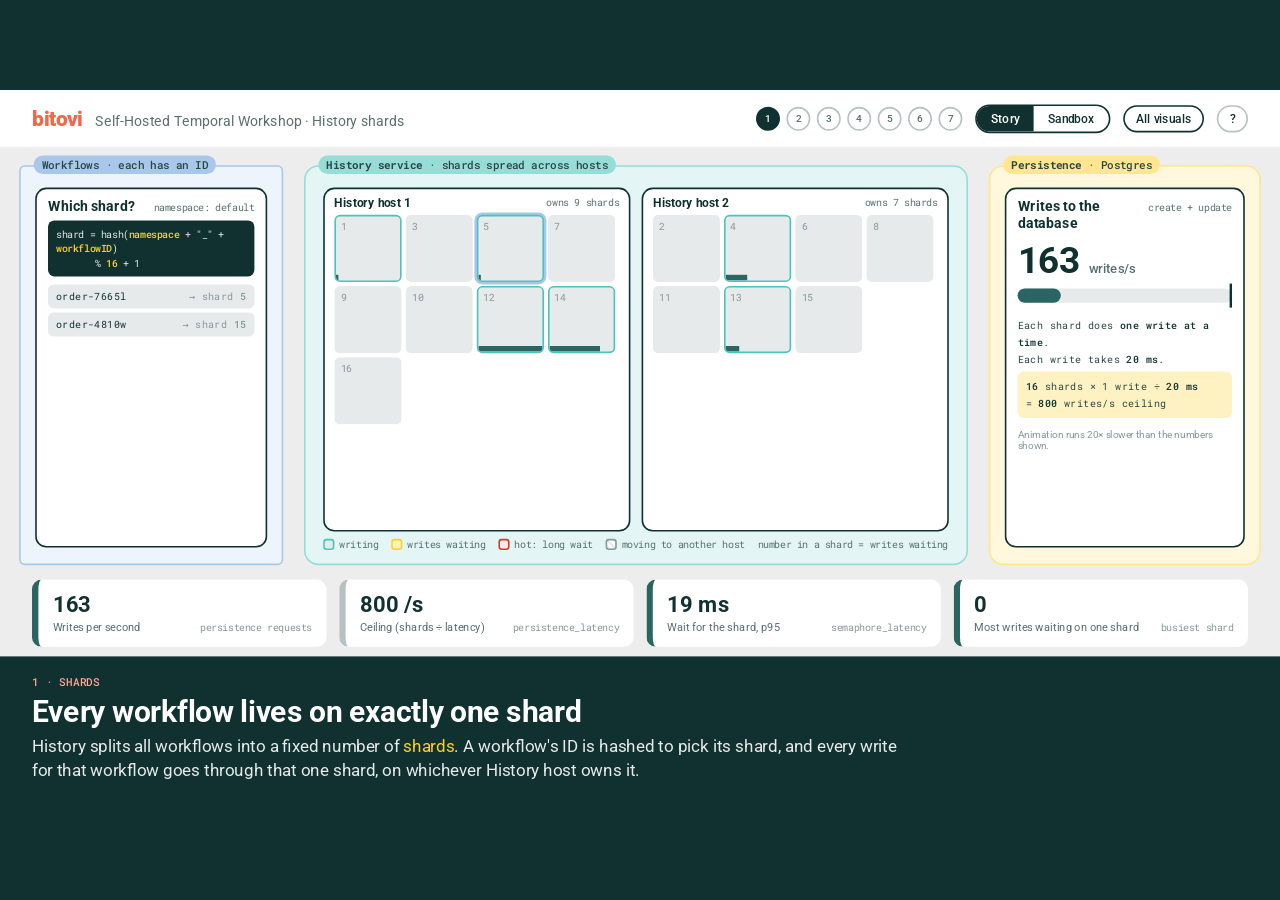
<file: docs/visuals/history-shards.html>
<!doctype html>
<html lang="en">
<head>
<meta charset="utf-8">
<meta name="viewport" content="width=device-width, initial-scale=1">
<title>Temporal History Shards</title>
<link rel="preconnect" href="https://fonts.googleapis.com">
<link rel="preconnect" href="https://fonts.gstatic.com" crossorigin>
<link href="https://fonts.googleapis.com/css2?family=Roboto:wght@400;500;700;900&family=Roboto+Mono:wght@400;500&display=swap" rel="stylesheet">
<style>
  /* Bitovi Brand Identity Guidelines v1.1 palette; Roboto is the guideline's
     Google alternate for Garnett / Acumin Pro. Matches the other workshop visuals. */
  :root {
    --b-red: #F3684C;
    --b-dark-green: #10312F;
    --b-dark-green-90: #284644;
    --b-dark-green-70: #586F6D;
    --b-dark-green-50: #879897;
    --b-dark-green-30: #B7C1C1;
    --b-dark-green-10: #E7EAEA;
    --b-off-white: #EDEDED;
    --b-white: #FFFFFF;
    --b-pink: #FFA593;
    --b-yellow: #FFD029;
    --b-yellow-ext: #FFF2C2;
    --b-light-blue: #A9C7EA;
    --b-green: #2A6562;
    --b-green-ext: #49C4BC;
    --b-red-tint: #FDE9E5;
    --bad: #C8402A;

    --zone-wf-bg: #EEF4FB;  --zone-wf-line: var(--b-light-blue);
    --zone-hist-bg: #E3F6F5; --zone-hist-line: #96DDD8;
    --zone-db-bg: #FFF8DC;  --zone-db-line: #FFE68F;

    --font: "Roboto", "Helvetica Neue", Arial, sans-serif;
    --mono: "Roboto Mono", ui-monospace, Menlo, monospace;
  }
  * { box-sizing: border-box; }
  html, body { margin: 0; height: 100%; }
  body { background: var(--b-dark-green); color: var(--b-dark-green); font-family: var(--font); overflow: hidden; }
  #app { position: absolute; left: 0; top: 0; width: 1600px; height: 900px; transform-origin: 0 0; background: var(--b-off-white); overflow: hidden; }

  header {
    position: absolute; left: 0; top: 0; width: 1600px; height: 72px;
    display: flex; align-items: center; justify-content: space-between;
    padding: 0 40px; background: var(--b-white); border-bottom: 1px solid var(--b-dark-green-10);
  }
  .brand { display: flex; align-items: baseline; gap: 16px; }
  .brand .wordmark { font-weight: 900; font-size: 26px; color: var(--b-red); letter-spacing: -0.5px; }
  .brand .deck { font-size: 18px; color: var(--b-dark-green-70); }
  .nav { display: flex; align-items: center; gap: 16px; }
  .dots { display: flex; gap: 8px; }
  .dot {
    width: 30px; height: 30px; border-radius: 50%; border: 2px solid var(--b-dark-green-30);
    background: transparent; color: var(--b-dark-green-70); font: 500 13px var(--font); cursor: pointer; padding: 0;
  }
  .dot.on { background: var(--b-dark-green); border-color: var(--b-dark-green); color: var(--b-white); }
  .seg { display: flex; border: 2px solid var(--b-dark-green); border-radius: 999px; overflow: hidden; }
  .seg button { border: 0; background: transparent; font: 500 15px var(--font); color: var(--b-dark-green); padding: 7px 18px; cursor: pointer; }
  .seg button.on { background: var(--b-dark-green); color: var(--b-white); }
  .iconbtn {
    border: 2px solid var(--b-dark-green-30); background: transparent; border-radius: 999px;
    font: 500 15px var(--font); color: var(--b-dark-green); padding: 6px 14px; cursor: pointer;
  }

  /* ---------- stage ---------- */
  #stage { position: absolute; left: 0; top: 72px; width: 1600px; height: 540px; }
  #wires { position: absolute; inset: 0; z-index: 3; width: 1600px; height: 540px; pointer-events: none; }
  .zone { position: absolute; z-index: 0; border: 2px solid; border-radius: 18px; }
  .zone.wf { background: var(--zone-wf-bg); border-color: var(--zone-wf-line); left: 24px; top: 22px; width: 330px; height: 500px; }
  .zone.hist { background: var(--zone-hist-bg); border-color: var(--zone-hist-line); left: 380px; top: 22px; width: 830px; height: 500px; }
  .zone.db { background: var(--zone-db-bg); border-color: var(--zone-db-line); left: 1236px; top: 22px; width: 340px; height: 500px; }
  .zone-label {
    position: absolute; top: -14px; left: 16px; padding: 2px 10px; border-radius: 999px;
    font: 500 14px var(--mono); color: var(--b-dark-green-90); white-space: nowrap;
  }
  .zone.wf .zone-label { background: var(--zone-wf-line); }
  .zone.hist .zone-label { background: var(--zone-hist-line); }
  .zone.db .zone-label { background: var(--zone-db-line); }

  .panel-box {
    position: absolute; z-index: 2; background: var(--b-white); border: 2px solid var(--b-dark-green); border-radius: 14px; padding: 10px 14px;
  }
  .panel-box h3 { margin: 0; font-size: 18px; display: flex; justify-content: space-between; align-items: baseline; gap: 8px; }
  .panel-box h3 small { font: 400 12px var(--mono); color: var(--b-dark-green-70); white-space: nowrap; }
  .formula { margin-top: 8px; background: var(--b-dark-green); color: var(--b-dark-green-10); border-radius: 8px; padding: 8px 10px; font: 400 12px/1.5 var(--mono); }
  .formula b { color: var(--b-yellow); font-weight: 500; }

  #wfList { margin-top: 10px; display: flex; flex-direction: column; gap: 5px; }
  .wf {
    display: flex; justify-content: space-between; align-items: center; height: 30px; padding: 0 10px; border-radius: 7px;
    font: 400 13px var(--mono); background: var(--b-dark-green-10); animation: slide .35s ease-out;
  }
  .wf b { font-weight: 500; }
  .wf .arrow { color: var(--b-dark-green-50); }
  .wf.hot { background: var(--b-red-tint); color: var(--bad); border: 1.5px solid var(--bad); }
  @keyframes slide { from { transform: translateY(-8px); opacity: 0; } }

  .host {
    position: absolute; z-index: 2; background: var(--b-white); border: 2px solid var(--b-dark-green); border-radius: 14px; padding: 8px 12px;
    transition: left .5s, top .5s, width .5s, height .5s;
  }
  .host.fresh { animation: pop .6s ease-out; }
  @keyframes pop { from { transform: scale(.94); opacity: 0; } }
  .host h4 { margin: 0 0 6px; font-size: 15px; display: flex; justify-content: space-between; }
  .host h4 small { font: 400 12px var(--mono); color: var(--b-dark-green-70); }
  .cells { display: flex; flex-wrap: wrap; gap: 5px; }
  .cell {
    position: relative; border-radius: 7px; background: var(--b-dark-green-10); overflow: hidden;
    border: 2px solid transparent; transition: background .25s, border-color .25s;
  }
  .cell .num { position: absolute; left: 6px; top: 4px; font: 400 12px var(--mono); color: var(--b-dark-green-50); }
  .cell .q { position: absolute; inset: 0; display: flex; align-items: center; justify-content: center; font: 700 18px var(--font); color: var(--b-dark-green); }
  .cell .fill { position: absolute; left: 0; bottom: 0; height: 7px; width: 0; background: var(--b-green); }
  .cell.busy { border-color: var(--b-green-ext); }
  .cell.warm { background: var(--b-yellow-ext); border-color: var(--b-yellow); }
  .cell.hot { background: var(--b-red-tint); border-color: var(--bad); }
  .cell.hot .q { color: var(--bad); }
  .cell.moving { background: repeating-linear-gradient(45deg, var(--b-dark-green-10) 0 6px, var(--b-white) 6px 12px); border-color: var(--b-dark-green-50); }
  .cell.ping { box-shadow: 0 0 0 3px var(--b-light-blue); }
  .legend { position: absolute; z-index: 2; font: 400 12px var(--mono); color: var(--b-dark-green-70); display: flex; gap: 16px; align-items: center; }
  .legend i { display: inline-block; width: 14px; height: 14px; border-radius: 4px; margin-right: 6px; vertical-align: -2px; border: 2px solid transparent; }

  #dbBox .big { margin-top: 14px; font-size: 46px; font-weight: 700; line-height: 1; font-variant-numeric: tabular-nums; }
  #dbBox .big small { font-size: 16px; font-weight: 500; color: var(--b-dark-green-70); }
  .gauge { margin-top: 12px; height: 18px; border-radius: 999px; background: var(--b-dark-green-10); position: relative; overflow: visible; }
  .gauge i { display: block; height: 100%; border-radius: 999px; background: var(--b-green); width: 0; transition: width .3s; }
  .gauge i.full { background: var(--bad); }
  .gauge .cap { position: absolute; top: -6px; bottom: -6px; width: 3px; background: var(--b-dark-green); right: 0; }
  .math { margin-top: 18px; font: 400 13px/1.6 var(--mono); color: var(--b-dark-green-90); }
  .math b { font-weight: 500; color: var(--b-dark-green); }
  .math .eq { margin-top: 6px; padding: 8px 10px; background: var(--b-yellow-ext); border-radius: 8px; }
  .slowmo { margin-top: 14px; font-size: 12px; color: var(--b-dark-green-50); }

  /* ---------- metrics ---------- */
  #metrics {
    position: absolute; left: 0; top: 612px; width: 1600px; height: 84px;
    display: grid; grid-template-columns: repeat(4, 1fr); gap: 16px; padding: 0 40px;
  }
  .tile {
    background: var(--b-white); border-radius: 12px; padding: 10px 18px;
    display: flex; flex-direction: column; justify-content: center; border-left: 8px solid var(--b-dark-green-30);
  }
  .tile .v { font-size: 28px; font-weight: 700; line-height: 1; font-variant-numeric: tabular-nums; }
  .tile .l { font-size: 14px; color: var(--b-dark-green-70); margin-top: 5px; display: flex; justify-content: space-between; gap: 8px; }
  .tile .l code { font: 400 12px var(--mono); color: var(--b-dark-green-50); }
  .tile.ok { border-left-color: var(--b-green); }
  .tile.warn { border-left-color: var(--b-yellow); }
  .tile.bad { border-left-color: var(--bad); }
  .tile.bad .v { color: var(--bad); }

  /* ---------- caption / controls ---------- */
  #caption {
    position: absolute; left: 0; top: 708px; width: 1600px; height: 192px;
    background: var(--b-dark-green); color: var(--b-white); padding: 22px 40px; display: flex; gap: 40px;
  }
  #caption .text { flex: 1 1 auto; min-width: 0; }
  #caption .kicker { font: 500 14px var(--mono); color: var(--b-pink); letter-spacing: .5px; text-transform: uppercase; }
  #caption h2 { margin: 6px 0 8px; font-size: 38px; font-weight: 700; letter-spacing: -.5px; }
  #caption p { margin: 0; font-size: 21px; line-height: 1.4; color: var(--b-dark-green-10); max-width: 1100px; }
  #caption p em { font-style: normal; color: var(--b-yellow); }
  #caption code { font-family: var(--mono); font-size: .9em; }
  .cards { display: grid; grid-template-columns: repeat(4, 1fr); gap: 14px; margin-top: 4px; }
  .card { background: var(--b-dark-green-90); border-radius: 12px; padding: 12px 14px; }
  .card h3 { margin: 0 0 4px; font-size: 18px; }
  .card p { font-size: 14.5px !important; line-height: 1.35 !important; }
  .card code { font-size: 12.5px !important; }

  .controls { display: grid; grid-template-columns: repeat(3, 1fr); gap: 16px 34px; width: 100%; align-content: center; }
  .ctl label { display: flex; justify-content: space-between; font-size: 15px; color: var(--b-dark-green-10); }
  .ctl label b { font: 500 15px var(--mono); color: var(--b-yellow); }
  .ctl input[type=range] { width: 100%; accent-color: var(--b-red); }
  .ctlbtns { display: flex; gap: 10px; align-items: center; }
  .ctlbtns button {
    background: transparent; border: 2px solid var(--b-dark-green-50); border-radius: 999px; color: var(--b-white);
    font: 500 15px var(--font); padding: 7px 14px; cursor: pointer;
  }

  .overlay { position: absolute; inset: 0; background: rgba(16,49,47,.82); display: none; align-items: center; justify-content: center; z-index: 20; }
  .overlay.show { display: flex; }
  .panel { background: var(--b-white); border-radius: 16px; padding: 28px 34px; width: 1000px; max-height: 780px; overflow: auto; font-size: 18px; line-height: 1.5; }
  .panel h3 { margin: 0 0 12px; font-size: 24px; }
  .panel kbd { font: 500 14px var(--mono); background: var(--b-dark-green-10); border-radius: 6px; padding: 2px 8px; }
  .panel code { font: 400 15px var(--mono); }
  .panel ul { margin: 0; padding-left: 22px; }
  .panel .keys { display: grid; grid-template-columns: 220px 1fr; gap: 8px 16px; }
  #paused {
    position: absolute; left: 40px; top: 84px; z-index: 6; display: none;
    font: 700 13px var(--font); letter-spacing: .8px; text-transform: uppercase;
    background: var(--b-yellow); border-radius: 999px; padding: 4px 12px;
  }
  #paused.show { display: block; }
</style>
<!-- viz-nav:start -->
<style>
  .viz-btn { border: 2px solid var(--b-dark-green); background: transparent; border-radius: 999px;
    font: 500 15px var(--font); color: var(--b-dark-green); padding: 6px 14px; cursor: pointer; }
  .viz-btn.on, .viz-btn:hover { background: var(--b-dark-green); color: var(--b-white); }
  .viz-menu { position: absolute; top: 78px; right: 40px; z-index: 30; width: 520px; background: var(--b-white);
    border: 2px solid var(--b-dark-green); border-radius: 16px; padding: 14px; box-shadow: 0 12px 32px rgba(16,49,47,.25); }
  .viz-menu[hidden] { display: none; }
  .viz-menu .viz-head { display: flex; justify-content: space-between; align-items: baseline; padding: 2px 8px 10px;
    font: 700 16px var(--font); color: var(--b-dark-green); }
  .viz-menu .viz-head span { font: 400 12px var(--mono); color: var(--b-dark-green-70); }
  .viz-menu a { display: grid; grid-template-columns: 26px 1fr; gap: 0 10px; padding: 9px 10px; border-radius: 10px;
    text-decoration: none; color: var(--b-dark-green); }
  .viz-menu a:hover, .viz-menu a:focus-visible { background: var(--b-dark-green-10); outline: none; }
  .viz-menu a.current { background: var(--b-dark-green); color: var(--b-white); }
  .viz-menu a .n { grid-row: span 2; font: 500 13px var(--mono); color: var(--b-dark-green-50); padding-top: 2px; }
  .viz-menu a.current .n, .viz-menu a.current small { color: var(--b-dark-green-30); }
  .viz-menu a b { font: 700 15px var(--font); }
  .viz-menu a small { font: 400 13px var(--font); color: var(--b-dark-green-70); }
  .viz-menu .viz-all { display: block; margin-top: 6px; padding: 8px 10px; font: 500 13px var(--mono); }
</style>
<!-- viz-nav:end -->
</head>
<body>
<div id="app">
  <header>
    <div class="brand"><span class="wordmark">bitovi</span><span class="deck">Self-Hosted Temporal Workshop · History shards</span></div>
    <div class="nav">
      <div class="dots" id="dots"></div>
      <div class="seg" id="mode"><button data-mode="story" class="on">Story</button><button data-mode="sandbox">Sandbox</button></div>
      <!-- viz-nav:start --><button class="viz-btn" id="vizBtn" title="All visuals (M)" aria-haspopup="true" aria-controls="vizMenu">All visuals</button><!-- viz-nav:end -->
      <button class="iconbtn" id="helpBtn" title="Keyboard shortcuts (?)">?</button>
    </div>
  </header>

  <div id="stage">
    <svg id="wires"></svg>
    <div class="zone wf"><span class="zone-label"><b>Workflows</b> · each has an ID</span></div>
    <div class="zone hist"><span class="zone-label"><b>History service</b> · shards spread across hosts</span></div>
    <div class="zone db"><span class="zone-label"><b>Persistence</b> · Postgres</span></div>

    <div class="panel-box" id="wfBox" style="left:44px; top:50px; width:290px; height:450px">
      <h3>Which shard?<small>namespace: default</small></h3>
      <div class="formula">shard = hash(<b>namespace</b> + "_" + <b>workflowID</b>)<br>&nbsp;&nbsp;&nbsp;&nbsp;&nbsp;&nbsp;&nbsp;% <b id="fN">16</b> + 1</div>
      <div id="wfList"></div>
    </div>

    <div class="legend" style="left:404px; top:488px">
      <span><i style="background:var(--b-dark-green-10); border-color:var(--b-green-ext)"></i>writing</span>
      <span><i style="background:var(--b-yellow-ext); border-color:var(--b-yellow)"></i>writes waiting</span>
      <span><i style="background:var(--b-red-tint); border-color:var(--bad)"></i>hot: long wait</span>
      <span><i style="background:repeating-linear-gradient(45deg,#E7EAEA 0 3px,#fff 3px 6px); border-color:var(--b-dark-green-50)"></i>moving to another host</span>
      <span style="margin-left:auto">number in a shard = writes waiting</span>
    </div>

    <div class="panel-box" id="dbBox" style="left:1256px; top:50px; width:300px; height:450px">
      <h3>Writes to the database<small>create + update</small></h3>
      <div class="big"><span id="dbRate">0</span> <small>writes/s</small></div>
      <div class="gauge"><i id="dbGauge"></i><span class="cap"></span></div>
      <div class="math">
        Each shard does <b>one write at a time</b>.<br>
        Each write takes <b id="dbLat">20 ms</b>.
        <div class="eq"><b id="eqN">16</b> shards × 1 write ÷ <b id="eqL">20 ms</b><br>= <b id="eqC">800</b> writes/s ceiling</div>
      </div>
      <div class="slowmo">Animation runs 20× slower than the numbers shown.</div>
    </div>
  </div>
  <div id="paused">Paused · P to resume</div>

  <div id="metrics">
    <div class="tile" id="mRate"><div class="v">0</div><div class="l">Writes per second <code>persistence requests</code></div></div>
    <div class="tile" id="mCeil"><div class="v">0</div><div class="l">Ceiling (shards ÷ latency) <code>persistence_latency</code></div></div>
    <div class="tile" id="mWait"><div class="v">0 ms</div><div class="l">Wait for the shard, p95 <code>semaphore_latency</code></div></div>
    <div class="tile" id="mHot"><div class="v">0</div><div class="l">Most writes waiting on one shard <code>busiest shard</code></div></div>
  </div>

  <div id="caption"></div>

  <!-- viz-nav:start --><div class="viz-menu" id="vizMenu" hidden><div class="viz-head">Workshop visuals<span>M to open · Esc to close</span></div><a href="request-flow.html"><span class="n">1</span><b>Request flow</b><small>One workflow and one activity through Frontend, History, Matching and the database.</small></a><a href="workflows-vs-activities.html"><span class="n">2</span><b>Workflows vs activities</b><small>What re-runs after a failure, idempotency keys, and determinism.</small></a><a href="task-queue-separation.html"><span class="n">3</span><b>Task queue separation</b><small>Slow activities holding worker slots, and why separate queues fix it.</small></a><a href="history-shards.html" class="current" aria-current="page"><span class="n">4</span><b>History shards</b><small>The shards ÷ write-latency ceiling, scaling History, and hot shards.</small></a><a href="failover-versioning.html"><span class="n">5</span><b>Failover versions</b><small>How multi-cluster replication versions events and resolves conflicts.</small></a><a href="codec-server.html"><span class="n">6</span><b>Codec server</b><small>Data residency, the payload codec, and what the codec server is for.</small></a><a href="zero-downtime-upgrade.html"><span class="n">7</span><b>Zero-downtime upgrade</b><small>Schema, server, handover, then the other cluster.</small></a><!-- viz-nav:end -->
  <div class="overlay" id="help"><div class="panel">
    <h3>Presenter keys</h3>
    <div class="keys">
      <span><kbd>→</kbd> <kbd>Space</kbd> <kbd>PgDn</kbd></span><span>Next step</span>
      <span><kbd>←</kbd> <kbd>PgUp</kbd></span><span>Previous step</span>
      <span><kbd>1</kbd>–<kbd>7</kbd></span><span>Jump to step</span>
      <span><kbd>R</kbd></span><span>Replay the current step</span>
      <span><kbd>P</kbd></span><span>Pause / resume</span>
      <span><kbd>S</kbd></span><span>Toggle Story / Sandbox</span>
      <span><kbd>N</kbd></span><span>Presenter notes for this step</span>
      <span><kbd>M</kbd></span><span>All visuals menu</span>
      <span><kbd>F</kbd></span><span>Fullscreen</span>
      <span><kbd>Esc</kbd></span><span>Close this panel</span>
    </div>
  </div></div>
  <div class="overlay" id="notes"><div class="panel" id="notesBody"></div></div>
</div>

<script>
(() => {
  "use strict";

  // The animation runs SLOW times slower than the numbers it reports,
  // so a 20 ms write is visible as a 0.4 s bar.
  const SLOW = 20;
  const HOST_AREA = { x: 404, y: 50, w: 782, h: 430 };

  // FNV-1a stands in for Temporal's FarmHash Fingerprint32: same idea, any good hash works for the picture.
  function fnv(str) {
    let h = 0x811c9dc5;
    for (let i = 0; i < str.length; i++) { h ^= str.charCodeAt(i); h = Math.imul(h, 0x01000193) >>> 0; }
    return h >>> 0;
  }
  const shardOf = (wf, n) => (fnv("default_" + wf) % n) + 1;

  function rng(seed) {
    return () => {
      seed |= 0; seed = seed + 0x6D2B79F5 | 0;
      let t = Math.imul(seed ^ seed >>> 15, 1 | seed);
      t = t + Math.imul(t ^ t >>> 7, 61 | t) ^ t;
      return ((t ^ t >>> 14) >>> 0) / 4294967296;
    };
  }

  // ------------------------------------------------------------------
  // Simulation (all times in real seconds)
  // ------------------------------------------------------------------
  const HOT_ID = "bulk-import-2026";
  let sim;
  function reset(cfg, seed = 5) {
    sim = {
      t: 0, rand: rng(seed), cfg: Object.assign({ shards: 16, hosts: 2, lat: 20, load: 300, hot: 0 }, cfg),
      shards: [], owner: [], events: [], done: [], waits: [], nextArr: 0, nextHot: 0, nextShow: 0.2, shown: [],
    };
    sim.ids = Array.from({ length: 600 }, (_, i) => "order-" + (1000 + Math.floor(sim.rand() * 9000)) + String.fromCharCode(97 + i % 26));
    rebuildShards();
    assignHosts(false);
    sim.nextArr = expo(rateReal());
    sim.nextHot = sim.cfg.hot ? expo(sim.cfg.hot / SLOW) : Infinity;
    layout();
    renderList();
  }
  const latReal = () => sim.cfg.lat * SLOW / 1000;
  const rateReal = () => sim.cfg.load / SLOW;
  function expo(rate) { return rate > 0 ? -Math.log(1 - sim.rand()) / rate : Infinity; }

  function rebuildShards() {
    const old = sim.shards;
    sim.shards = Array.from({ length: sim.cfg.shards }, (_, i) => old[i] || { id: i + 1, q: [], cur: null, moveUntil: 0 });
    sim.shards.length = sim.cfg.shards;
  }
  // Rendezvous hashing: adding a host moves only the shards that now hash to it, like a membership ring.
  function assignHosts(markMoves) {
    const prev = sim.owner;
    sim.owner = sim.shards.map(s => {
      let best = 0, bw = -1;
      for (let h = 0; h < sim.cfg.hosts; h++) { const w = fnv("s" + s.id + "h" + h); if (w > bw) { bw = w; best = h; } }
      return best;
    });
    if (markMoves) sim.shards.forEach((s, i) => { if (prev[i] !== undefined && prev[i] !== sim.owner[i]) s.moveUntil = sim.t + 1.4; });
  }

  function addWrite(wf) {
    const s = sim.shards[shardOf(wf, sim.cfg.shards) - 1];
    s.q.push({ t0: sim.t, wf });
  }

  function tick(dt) {
    sim.t += dt;
    while (sim.events.length && sim.events[0].at <= sim.t) sim.events.shift().run();
    while (sim.t >= sim.nextArr) { addWrite(sim.ids[Math.floor(sim.rand() * sim.ids.length)]); sim.nextArr += expo(rateReal()); }
    while (sim.t >= sim.nextHot) { addWrite(HOT_ID); sim.nextHot += expo(sim.cfg.hot / SLOW); }

    // Each shard: one write at a time (history.shardIOConcurrency = 1).
    for (const s of sim.shards) {
      if (s.moveUntil > sim.t) continue;
      if (s.cur && sim.t - s.cur.start >= latReal()) { sim.done.push(sim.t); s.cur = null; }
      if (!s.cur && s.q.length) {
        const w = s.q.shift();
        s.cur = { start: sim.t, wf: w.wf };
        sim.waits.push({ t: sim.t, w: sim.t - w.t0 });
      }
    }
    while (sim.done.length && sim.done[0] < sim.t - 3) sim.done.shift();
    while (sim.waits.length && sim.waits[0].t < sim.t - 4) sim.waits.shift();

    // Show a newly started workflow every so often so the hash → shard mapping is visible.
    if (sim.t >= sim.nextShow) {
      sim.nextShow = sim.t + 0.9;
      const wf = sim.ids[Math.floor(sim.rand() * sim.ids.length)];
      sim.shown.unshift({ wf, shard: shardOf(wf, sim.cfg.shards), at: sim.t });
      sim.shown.length = Math.min(sim.shown.length, 8);
      renderList();
    }
  }

  // ------------------------------------------------------------------
  // Layout and rendering
  // ------------------------------------------------------------------
  const stage = document.getElementById("stage");
  let hostEls = [], cellEls = [], geom = {};
  function layout(freshHost = -1) {
    hostEls.forEach(e => e.remove());
    hostEls = []; cellEls = [];
    const H = sim.cfg.hosts, cols = H <= 2 ? H : 2, rows = Math.ceil(H / cols), GAP = 14;
    const hw = (HOST_AREA.w - (cols - 1) * GAP) / cols, hh = (HOST_AREA.h - (rows - 1) * GAP) / rows;
    const per = Array.from({ length: H }, (_, h) => sim.shards.filter((_, i) => sim.owner[i] === h));
    const maxPer = Math.max(1, ...per.map(p => p.length));
    // Largest square cell that fits the busiest host.
    let c = 84;
    for (; c > 14; c--) {
      const perRow = Math.floor((hw - 24 + 5) / (c + 5));
      if (perRow > 0 && Math.ceil(maxPer / perRow) * (c + 5) <= hh - 40) break;
    }
    geom = { c };
    per.forEach((list, h) => {
      const el = document.createElement("div");
      el.className = "host" + (h === freshHost ? " fresh" : "");
      const x = HOST_AREA.x + (h % cols) * (hw + GAP), y = HOST_AREA.y + Math.floor(h / cols) * (hh + GAP);
      Object.assign(el.style, { left: x + "px", top: y + "px", width: hw + "px", height: hh + "px" });
      el.innerHTML = `<h4>History host ${h + 1}<small>owns ${list.length} shard${list.length === 1 ? "" : "s"}</small></h4><div class="cells"></div>`;
      const wrap = el.lastChild;
      for (const s of list) {
        const cell = document.createElement("div");
        cell.className = "cell";
        cell.style.width = cell.style.height = c + "px";
        cell.innerHTML = `<span class="num">${c >= 44 ? s.id : ""}</span><span class="q"></span><i class="fill"></i>`;
        wrap.appendChild(cell);
        cellEls[s.id - 1] = { cell, q: cell.children[1], fill: cell.children[2] };
      }
      stage.appendChild(el);
      hostEls.push(el);
    });
    document.getElementById("fN").textContent = sim.cfg.shards;
  }

  function renderList() {
    const list = document.getElementById("wfList");
    const rows = [];
    if (sim.cfg.hot) rows.push(`<div class="wf hot"><b>${HOT_ID}</b><span class="arrow">→ shard ${shardOf(HOT_ID, sim.cfg.shards)}</span></div>`);
    for (const r of sim.shown.slice(0, sim.cfg.hot ? 7 : 8)) rows.push(`<div class="wf"><span>${r.wf}</span><span class="arrow">→ shard <b>${r.shard}</b></span></div>`);
    list.innerHTML = rows.join("");
    // Briefly ring the shard the newest workflow landed on.
    const latest = sim.shown[0];
    if (latest && cellEls[latest.shard - 1]) {
      const c = cellEls[latest.shard - 1].cell;
      c.classList.add("ping"); setTimeout(() => c.classList.remove("ping"), 600);
    }
  }

  function render() {
    const L = latReal();
    sim.shards.forEach((s, i) => {
      const e = cellEls[i]; if (!e) return;
      const n = s.q.length;
      const moving = s.moveUntil > sim.t;
      e.cell.className = "cell" + (moving ? " moving" : n >= 8 ? " hot" : n >= 2 ? " warm" : s.cur ? " busy" : "") + (e.cell.classList.contains("ping") ? " ping" : "");
      e.q.textContent = n ? n : "";
      e.fill.style.width = s.cur && !moving ? Math.min(100, (sim.t - s.cur.start) / L * 100) + "%" : "0";
      e.fill.style.background = s.cur && s.cur.wf === HOT_ID ? "var(--bad)" : "";
    });
  }

  const P95 = xs => { if (!xs.length) return 0; const s = [...xs].sort((a, b) => a - b); return s[Math.min(s.length - 1, Math.floor(s.length * .95))]; };
  function setTile(id, v, cls) { const el = document.getElementById(id); el.querySelector(".v").textContent = v; el.className = "tile " + (cls || ""); }
  function updateMetrics() {
    const span = Math.min(3, Math.max(sim.t, 0.5));
    const rate = sim.done.length / span * SLOW;
    const ceil = sim.cfg.shards * 1000 / sim.cfg.lat;
    // Include writes still waiting, so a stall shows up before they finish.
    const waiting = sim.shards.flatMap(s => s.q.map(w => sim.t - w.t0));
    const wait = P95(sim.waits.map(x => x.w).concat(waiting)) / SLOW * 1000;
    const busiest = Math.max(0, ...sim.shards.map(s => s.q.length));
    const util = rate / ceil;
    setTile("mRate", Math.round(rate).toLocaleString(), util > .93 ? "bad" : util > .7 ? "warn" : "ok");
    setTile("mCeil", Math.round(ceil).toLocaleString() + " /s", "");
    setTile("mWait", Math.round(wait) + " ms", wait > 200 ? "bad" : wait > 40 ? "warn" : "ok");
    setTile("mHot", busiest, busiest >= 8 ? "bad" : busiest >= 2 ? "warn" : "ok");
    document.getElementById("dbRate").textContent = Math.round(rate).toLocaleString();
    const g = document.getElementById("dbGauge");
    g.style.width = Math.min(100, util * 100) + "%";
    g.classList.toggle("full", util > .93);
    document.getElementById("dbLat").textContent = sim.cfg.lat + " ms";
    document.getElementById("eqN").textContent = sim.cfg.shards;
    document.getElementById("eqL").textContent = sim.cfg.lat + " ms";
    document.getElementById("eqC").textContent = Math.round(ceil).toLocaleString();
  }

  // Config changes while running.
  function setHosts(h) { const before = sim.cfg.hosts; sim.cfg.hosts = h; assignHosts(true); layout(h > before ? h - 1 : -1); }
  function setLoad(v) { sim.cfg.load = v; sim.nextArr = sim.t + expo(rateReal()); }
  function setHot(v) { sim.cfg.hot = v; sim.nextHot = v ? sim.t + expo(v / SLOW) : Infinity; renderList(); }
  function setLat(v) { sim.cfg.lat = v; }
  function setShards(n) {
    // A new shard count means a new cluster: start fresh.
    reset({ ...sim.cfg, shards: n });
  }
  const at = (t, run) => sim.events.push({ at: t, run });

  // ------------------------------------------------------------------
  // Story
  // ------------------------------------------------------------------
  const STEPS = [
    {
      kicker: "1 · Shards",
      title: "Every workflow lives on exactly one shard",
      body: "History splits all workflows into a fixed number of <em>shards</em>. A workflow's ID is hashed to pick its shard, and every write for that workflow goes through that one shard, on whichever History host owns it.",
      notes: [
        "Source: temporalio/temporal common/util.go → WorkflowIDToHistoryShard: farm.Fingerprint32(namespaceID + \"_\" + workflowID) % numShards + 1. This page uses a different hash to draw it; the idea is the same.",
        "Shard count = numHistoryShards in the server config. \"Fixed at cluster creation and cannot be changed later\" (docs/architecture/history-service.md).",
        "Exercise 1: the Helm value isn't proof. Check what the running server actually uses (numshards_gauge on the dashboard).",
      ],
      setup() { reset({ shards: 16, hosts: 2, lat: 20, load: 260 }); },
    },
    {
      kicker: "2 · One at a time",
      title: "A shard does one database write at a time",
      body: "Writes for the same shard queue up and go to the database <em>one after another</em>. The green bar is the write in progress; the number is how many are waiting their turn.",
      notes: [
        "Phil: \"One shard, one persistence operation.\" Confirmed in the source: history.shardIOConcurrency defaults to 1, and every create/update for the shard holds that slot until the database answers.",
        "On SQL databases (Postgres, MySQL) shardIOConcurrency can be raised. Cassandra requires 1.",
        "The time spent waiting for that slot is the semaphore_latency metric (operation ShardInfo). lock_latency on our dashboard is a different, short in-memory lock.",
      ],
      setup() { reset({ shards: 16, hosts: 2, lat: 20, load: 560 }); },
    },
    {
      kicker: "3 · The ceiling",
      title: "Shard count × write latency sets a hard ceiling",
      body: "Send more work and every shard is busy. Writes per second stop climbing at <em>shards ÷ write latency</em>, and the extra work just waits. 500 shards with 1 ms writes tops out at 500 writes per millisecond.",
      notes: [
        "Phil: \"If I set 500 shards and each of my persistence operations is taking one millisecond… I'm doing 500 per millisecond. That's it.\"",
        "Temporal production checklist: \"Temporal server throughput is often limited by the number of Shards configured.\"",
        "Exercise 3.1 (Shard-Based Throughput panel) computes this from persistence_latency.",
      ],
      setup() {
        reset({ shards: 16, hosts: 2, lat: 20, load: 500 });
        at(2, () => setLoad(900)); at(5, () => setLoad(1300));
      },
    },
    {
      kicker: "4 · Scaling History",
      title: "More History hosts don't raise the ceiling",
      body: "Adding hosts spreads the same shards across more machines. The ceiling doesn't move, and the shards that change owner <em>pause while they move</em>. Scale History for CPU and memory, not for throughput.",
      notes: [
        "Shard ownership is coordinated over a membership ring (Ringpop). Adding a host moves some shards to it; those shards are briefly unavailable and their requests retry.",
        "Phil: if you're already near a persistence problem, scaling or restarting History adds rebalancing on top. Watch sharditem_created_count (Shard Rebalances panel).",
        "Rule of thumb used in this workshop: about 500 shards per History host. Treat it as a starting point, not a Temporal requirement.",
      ],
      setup() {
        reset({ shards: 16, hosts: 2, lat: 20, load: 1300 });
        at(2, () => setHosts(3)); at(6, () => setHosts(4));
      },
    },
    {
      kicker: "5 · The database",
      title: "Faster writes raise the ceiling. Slower writes drop it.",
      body: "The other half of the equation is how long each write takes. Halve the database latency and the same 16 shards handle <em>twice the work</em>. A slow database lowers the ceiling for every shard at once.",
      notes: [
        "This is why the workshop says to isolate the database: Temporal is chatty, and noisy neighbours raise write latency for every shard.",
        "Watch persistence_latency (p95/p99) next to throughput. If it climbs, the ceiling is falling.",
      ],
      setup() {
        reset({ shards: 16, hosts: 2, lat: 20, load: 1300 });
        at(2.5, () => setLat(10)); at(7.5, () => setLat(40));
      },
    },
    {
      kicker: "6 · Hot shard",
      title: "One busy workflow makes one hot shard",
      body: "Overall load is low, but <code>bulk-import-2026</code> sends a flood of updates. They all hash to <em>one shard</em>, so its queue grows while the others sit idle, and other workflows on that shard wait too.",
      notes: [
        "Typical cause: one parent fanning out thousands of children, or thousands of signals to one workflow. Every child start and finish is also recorded in the parent's history, on the parent's shard.",
        "Correction to the whiteboard version: child workflows don't inherit the parent's hash. Each child has its own workflow ID, so children spread across shards. The hotspot is the parent's own history.",
        "Updates to a single workflow are also applied one at a time, so one workflow can't go faster than its own write latency allows.",
      ],
      setup() {
        reset({ shards: 16, hosts: 2, lat: 20, load: 220 });
        at(1.5, () => setHot(110));
      },
    },
    {
      kicker: "7 · What to do",
      cards: [
        ["Pick the count up front", "<code>numHistoryShards</code> can't change. Size for peak, then load test. More shards later means a new cluster plus migration."],
        ["Migrate with replication", "Multi-cluster replication can move to a cluster with a different shard count, as long as one count is a multiple of the other."],
        ["Break up hot workflows", "Keep a parent under 1,000 children: build a tree instead. Don't send every signal to one workflow ID."],
        ["Watch the right metrics", "<code>persistence_latency</code>, <code>semaphore_latency</code>, <code>numshards_gauge</code> and shard rebalances on the workshop dashboard."],
      ],
      notes: [
        "Multiple of: temporalio/temporal common/util.go → MapShardID panics unless one shard count divides the other.",
        "1,000 children per parent: Temporal docs, Child Workflows: \"a single Parent should not spawn more than 1,000 Child Workflow Executions.\"",
        "Production checklist: \"Adding more Shards if needed requires a rebuild and a migration to the new Temporal Service.\"",
      ],
      setup() { reset({ shards: 16, hosts: 2, lat: 20, load: 900 }); },
    },
  ];

  // ------------------------------------------------------------------
  // Sandbox
  // ------------------------------------------------------------------
  const SB = { shards: 16, hosts: 2, lat: 20, load: 600, hot: 0 };
  try { Object.assign(SB, JSON.parse(localStorage.getItem("shards-sandbox") || "{}")); } catch (e) {}
  function renderSandbox() {
    const cap = document.getElementById("caption");
    const sl = (key, label, min, max, step, unit) =>
      `<div class="ctl"><label for="sb-${key}">${label}<b>${SB[key]}${unit}</b></label><input id="sb-${key}" type="range" min="${min}" max="${max}" step="${step}" value="${SB[key]}" data-key="${key}" data-unit="${unit}"></div>`;
    cap.innerHTML = `<div class="controls">
      ${sl("shards", "History shards (restarts as a new cluster)", 4, 64, 4, "")}
      ${sl("hosts", "History hosts", 1, 4, 1, "")}
      ${sl("lat", "Database write latency", 5, 60, 5, " ms")}
      ${sl("load", "Writes per second sent", 100, 3000, 100, "")}
      ${sl("hot", "Extra writes/s from one busy workflow", 0, 300, 10, "")}
      <div class="ctlbtns"><button id="sbPause">Pause (P)</button><button id="sbReset">Reset (R)</button></div>
    </div>`;
    cap.querySelectorAll("input[type=range]").forEach(inp => inp.addEventListener("input", () => {
      const k = inp.dataset.key, v = Number(inp.value);
      SB[k] = v;
      inp.previousElementSibling.querySelector("b").textContent = v + inp.dataset.unit;
      try { localStorage.setItem("shards-sandbox", JSON.stringify(SB)); } catch (e) {}
      if (k === "shards") setShards(v); else if (k === "hosts") setHosts(v); else if (k === "lat") setLat(v); else if (k === "load") setLoad(v); else setHot(v);
    }));
    document.getElementById("sbPause").onclick = togglePause;
    document.getElementById("sbReset").onclick = () => reset({ ...SB });
  }

  // ------------------------------------------------------------------
  // Shell
  // ------------------------------------------------------------------
  let step = 0, mode = "story", paused = false;
  const app = document.getElementById("app");
  const dotsEl = document.getElementById("dots");
  STEPS.forEach((s, i) => {
    const b = document.createElement("button");
    b.className = "dot"; b.textContent = i + 1; b.title = s.title || s.kicker;
    b.onclick = () => go(i);
    dotsEl.appendChild(b);
  });

  function renderCaption() {
    const s = STEPS[step], cap = document.getElementById("caption");
    if (s.cards) {
      cap.innerHTML = `<div class="text"><div class="kicker">${s.kicker}</div><div class="cards">${s.cards.map(([h, p]) => `<div class="card"><h3>${h}</h3><p>${p}</p></div>`).join("")}</div></div>`;
      return;
    }
    cap.innerHTML = `<div class="text"><div class="kicker">${s.kicker}</div><h2>${s.title}</h2><p>${s.body}</p></div>`;
  }
  function go(i) {
    if (mode !== "story") setMode("story", true);
    step = Math.max(0, Math.min(STEPS.length - 1, i));
    STEPS[step].setup();
    renderCaption();
    [...dotsEl.children].forEach((d, j) => d.classList.toggle("on", j === step));
    history.replaceState(null, "", "#step" + (step + 1));
    if (document.getElementById("notes").classList.contains("show")) showNotes();
  }
  function setMode(m, fromGo) {
    mode = m;
    document.querySelectorAll("#mode button").forEach(b => b.classList.toggle("on", b.dataset.mode === m));
    dotsEl.style.visibility = m === "story" ? "visible" : "hidden";
    if (m === "sandbox") { reset({ ...SB }); renderSandbox(); history.replaceState(null, "", "#sandbox"); }
    else if (!fromGo) go(step);
  }
  document.querySelectorAll("#mode button").forEach(b => b.onclick = () => setMode(b.dataset.mode));

  function togglePause() {
    paused = !paused;
    document.getElementById("paused").classList.toggle("show", paused);
    const b = document.getElementById("sbPause"); if (b) b.textContent = paused ? "Resume (P)" : "Pause (P)";
  }
  function showNotes() {
    const s = STEPS[step];
    document.getElementById("notesBody").innerHTML = `<h3>Notes · ${s.kicker}</h3><ul>${s.notes.map(n => `<li>${n}</li>`).join("")}</ul>`;
    document.getElementById("notes").classList.add("show");
  }
  const closeOverlays = () => document.querySelectorAll(".overlay").forEach(o => o.classList.remove("show"));
  document.querySelectorAll(".overlay").forEach(o => o.addEventListener("click", closeOverlays));
  document.getElementById("helpBtn").onclick = () => document.getElementById("help").classList.add("show");

  document.addEventListener("keydown", e => {
    if (e.target.tagName === "INPUT" && !["p", "P", "r", "R", "Escape"].includes(e.key)) return;
    const k = e.key;
    if (k === "Escape") return closeOverlays();
    if (k === "?") return document.getElementById("help").classList.add("show");
    if (k === "n" || k === "N") { const n = document.getElementById("notes"); return n.classList.contains("show") ? closeOverlays() : (mode === "story" && showNotes()); }
    if (k === "f" || k === "F") return document.fullscreenElement ? document.exitFullscreen() : document.documentElement.requestFullscreen?.();
    if (k === "p" || k === "P") return togglePause();
    if (k === "s" || k === "S") return setMode(mode === "story" ? "sandbox" : "story");
    if (k === "r" || k === "R") return mode === "story" ? go(step) : reset({ ...SB });
    if (mode !== "story") return;
    if (k === "ArrowRight" || k === "PageDown" || k === " ") { e.preventDefault(); go(step + 1); }
    else if (k === "ArrowLeft" || k === "PageUp") { e.preventDefault(); go(step - 1); }
    else if (k === "Home") go(0);
    else if (/^[1-7]$/.test(k)) go(Number(k) - 1);
  });

  function fit() {
    const s = Math.min(innerWidth / 1600, innerHeight / 900);
    app.style.transform = `translate(${(innerWidth - 1600 * s) / 2}px, ${(innerHeight - 900 * s) / 2}px) scale(${s})`;
  }
  addEventListener("resize", fit);
  fit();

  // #step3 opens a step (#step=3 also works locally); #ff=N fast-forwards N seconds (handy for screenshots).
  const m = location.hash.match(/step=?(\d)/), ff = location.hash.match(/ff=(\d+)/);
  if (location.hash.startsWith("#sandbox")) setMode("sandbox"); else go(m ? Number(m[1]) - 1 : 0);
  if (ff) { for (let i = 0; i < Number(ff[1]) * 60; i++) tick(1 / 60); render(); updateMetrics(); }

  let last = performance.now(), mAt = 0;
  function frame(now) {
    const dt = Math.min(0.05, (now - last) / 1000);
    last = now;
    if (!paused) tick(dt);
    render();
    if (now - mAt > 250) { updateMetrics(); mAt = now; }
    requestAnimationFrame(frame);
  }
  requestAnimationFrame(frame);
})();
</script>
<!-- viz-nav:start -->
<script>
(() => {
  const btn = document.getElementById("vizBtn"), menu = document.getElementById("vizMenu");
  const show = open => {
    menu.hidden = !open;
    btn.classList.toggle("on", open);
    btn.setAttribute("aria-expanded", open);
    if (open) (menu.querySelector("a.current") || menu.querySelector("a")).focus();
  };
  btn.addEventListener("click", e => { e.stopPropagation(); show(menu.hidden); });
  document.addEventListener("click", e => { if (!menu.hidden && !menu.contains(e.target)) show(false); });
  document.addEventListener("keydown", e => {
    if (e.target.tagName === "INPUT") return;
    if (e.key === "m" || e.key === "M") { e.preventDefault(); show(menu.hidden); }
    else if (e.key === "Escape" && !menu.hidden) show(false);
  });
})();
</script>
<!-- viz-nav:end -->
</body>
</html>
</file>
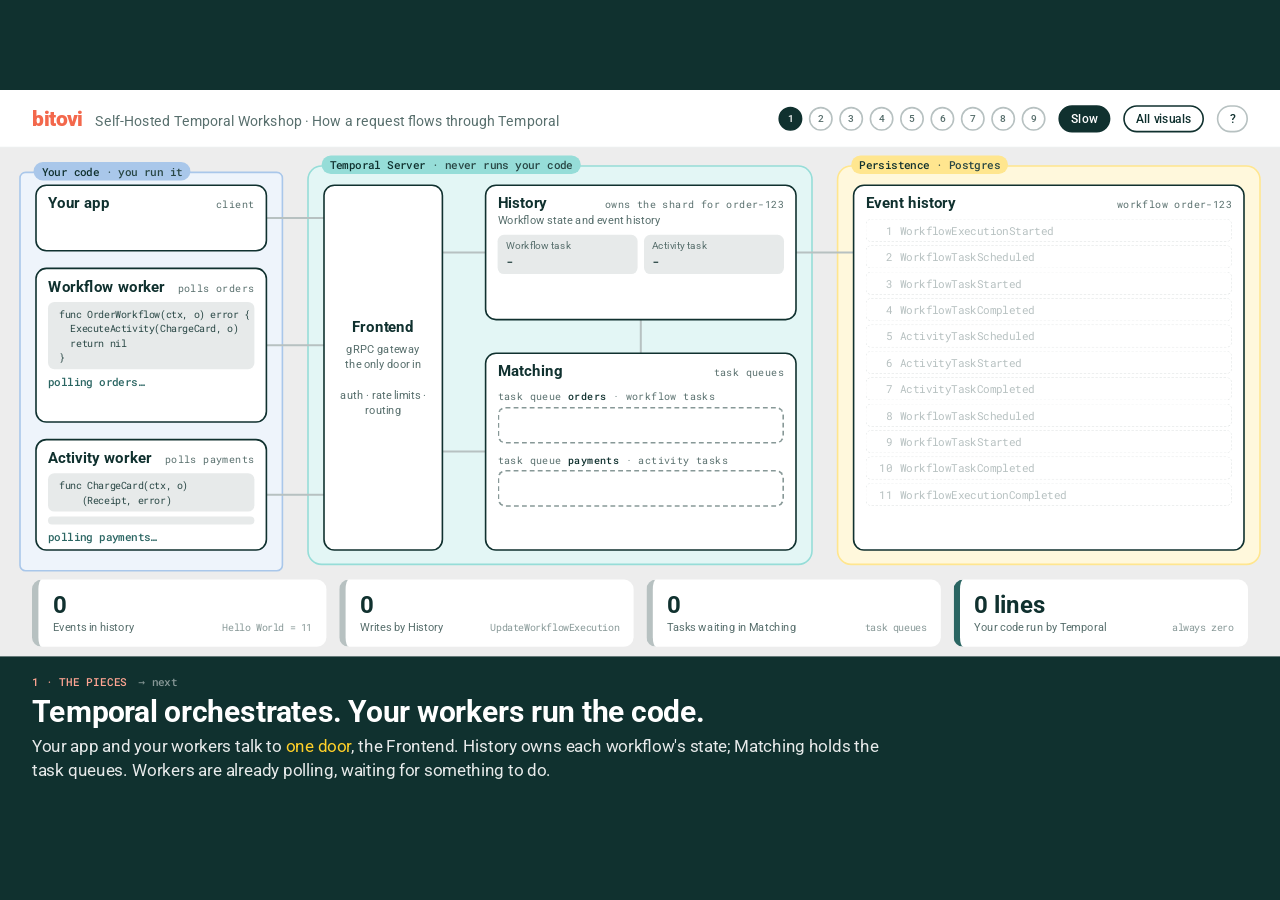
<file: docs/visuals/request-flow.html>
<!doctype html>
<html lang="en">
<head>
<meta charset="utf-8">
<meta name="viewport" content="width=device-width, initial-scale=1">
<title>Temporal Request Flow</title>
<link rel="preconnect" href="https://fonts.googleapis.com">
<link rel="preconnect" href="https://fonts.gstatic.com" crossorigin>
<link href="https://fonts.googleapis.com/css2?family=Roboto:wght@400;500;700;900&family=Roboto+Mono:wght@400;500&display=swap" rel="stylesheet">
<style>
  /* Bitovi Brand Identity Guidelines v1.1 palette; Roboto is the guideline's
     Google alternate for Garnett / Acumin Pro. Matches task-queue-separation.html. */
  :root {
    --b-red: #F3684C;
    --b-dark-green: #10312F;
    --b-dark-green-90: #284644;
    --b-dark-green-70: #586F6D;
    --b-dark-green-50: #879897;
    --b-dark-green-30: #B7C1C1;
    --b-dark-green-10: #E7EAEA;
    --b-off-white: #EDEDED;
    --b-white: #FFFFFF;
    --b-pink: #FFA593;
    --b-pink-ext: #FBC9BF;
    --b-yellow: #FFD029;
    --b-yellow-ext: #FFF2C2;
    --b-light-blue: #A9C7EA;
    --b-light-blue-ext: #D2E2F4;
    --b-green: #2A6562;
    --b-red-tint: #FDE9E5;
    --bad: #C8402A;

    /* One tint per boundary: your code / Temporal Server / persistence */
    --zone-code-bg: #EEF4FB;   --zone-code-line: var(--b-light-blue);
    --zone-temporal-bg: #E3F6F5; --zone-temporal-line: #96DDD8;
    --zone-db-bg: #FFF8DC;     --zone-db-line: #FFE68F;

    --font: "Roboto", "Helvetica Neue", Arial, sans-serif;
    --mono: "Roboto Mono", ui-monospace, Menlo, monospace;
  }
  * { box-sizing: border-box; }
  html, body { margin: 0; height: 100%; }
  body { background: var(--b-dark-green); color: var(--b-dark-green); font-family: var(--font); overflow: hidden; }
  /* Fixed 1600x900 canvas scaled to fit any screen. */
  #app { position: absolute; left: 0; top: 0; width: 1600px; height: 900px; transform-origin: 0 0; background: var(--b-off-white); overflow: hidden; }

  /* ---------- header ---------- */
  header {
    position: absolute; left: 0; top: 0; width: 1600px; height: 72px;
    display: flex; align-items: center; justify-content: space-between;
    padding: 0 40px; background: var(--b-white); border-bottom: 1px solid var(--b-dark-green-10);
  }
  .brand { display: flex; align-items: baseline; gap: 16px; }
  .brand .wordmark { font-weight: 900; font-size: 26px; color: var(--b-red); letter-spacing: -0.5px; }
  .brand .deck { font-size: 18px; color: var(--b-dark-green-70); }
  .nav { display: flex; align-items: center; gap: 16px; }
  .dots { display: flex; gap: 8px; }
  .dot {
    width: 30px; height: 30px; border-radius: 50%; border: 2px solid var(--b-dark-green-30);
    background: transparent; color: var(--b-dark-green-70); font: 500 13px var(--font); cursor: pointer; padding: 0;
  }
  .dot.on { background: var(--b-dark-green); border-color: var(--b-dark-green); color: var(--b-white); }
  .iconbtn {
    border: 2px solid var(--b-dark-green-30); background: transparent; border-radius: 999px;
    font: 500 15px var(--font); color: var(--b-dark-green); padding: 6px 14px; cursor: pointer;
  }
  .iconbtn.on { background: var(--b-dark-green); border-color: var(--b-dark-green); color: var(--b-white); }

  /* ---------- stage ---------- */
  #stage { position: absolute; left: 0; top: 72px; width: 1600px; height: 540px; }
  #wires { position: absolute; inset: 0; z-index: 1; width: 1600px; height: 540px; pointer-events: none; }
  .region { position: absolute; z-index: 0; border: 2px solid; border-radius: 18px; }
  .region.code { background: var(--zone-code-bg); border-color: var(--zone-code-line); }
  .region.temporal { background: var(--zone-temporal-bg); border-color: var(--zone-temporal-line); }
  .region.db { background: var(--zone-db-bg); border-color: var(--zone-db-line); }
  .region-label {
    position: absolute; top: -14px; left: 16px; padding: 2px 10px; border-radius: 999px;
    font: 500 14px var(--mono); color: var(--b-dark-green-90); white-space: nowrap;
  }
  .region.code .region-label { background: var(--zone-code-line); }
  .region.temporal .region-label { background: var(--zone-temporal-line); }
  .region.db .region-label { background: var(--zone-db-line); }
  .region-label b { color: var(--b-dark-green); font-weight: 500; }

  .box {
    position: absolute; z-index: 2; background: var(--b-white); border: 2px solid var(--b-dark-green); border-radius: 14px;
    padding: 10px 14px; transition: box-shadow .25s, border-color .25s, background .25s;
  }
  .box h3 { margin: 0; font-size: 19px; display: flex; justify-content: space-between; align-items: baseline; gap: 8px; }
  .box h3 small { font: 400 13px var(--mono); color: var(--b-dark-green-70); }
  .box .sub { font-size: 14px; color: var(--b-dark-green-70); margin-top: 2px; }
  .box.lit { box-shadow: 0 0 0 5px var(--b-yellow); }
  .box.crashed { border-color: var(--bad); background: var(--b-red-tint); }
  .box.crashed h3 { color: var(--bad); }
  .box.alert-crash { animation: pulse-crash 1.1s ease-in-out infinite; }
  .box.alert-start { border-color: var(--b-dark-green); animation: pulse-start 1.1s ease-in-out infinite; }
  @keyframes pulse-crash { 0%, 100% { box-shadow: 0 0 0 4px rgba(200,64,42,.9); } 50% { box-shadow: 0 0 0 14px rgba(200,64,42,.25); } }
  @keyframes pulse-start { 0%, 100% { box-shadow: 0 0 0 4px var(--b-yellow); } 50% { box-shadow: 0 0 0 14px rgba(255,208,41,.35); } }
  .flag {
    position: absolute; top: -14px; right: 12px; padding: 3px 10px; border-radius: 999px; display: none;
    font: 700 12px var(--font); letter-spacing: .6px; text-transform: uppercase;
  }
  .alert-crash > .flag { display: block; background: var(--bad); color: var(--b-white); }
  .alert-start > .flag { display: block; background: var(--b-yellow); color: var(--b-dark-green); }
  @media (prefers-reduced-motion: reduce) { .box.alert-crash, .box.alert-start { animation: none; box-shadow: 0 0 0 6px var(--b-yellow); } }

  #fe { display: flex; flex-direction: column; justify-content: center; text-align: center; }
  #fe h3 { justify-content: center; }
  #fe .sub { margin-top: 8px; line-height: 1.35; }

  .status { margin-top: 6px; font: 500 14px var(--mono); color: var(--b-green); min-height: 20px; }
  .status.warn { color: var(--bad); }
  .code {
    margin-top: 8px; background: var(--b-dark-green-10); border-radius: 8px; padding: 6px 0;
    font: 400 12px/1.5 var(--mono); color: var(--b-dark-green-90);
  }
  .code div { padding: 0 10px; white-space: pre; border-left: 4px solid transparent; }
  .code div.on { background: var(--b-yellow-ext); border-left-color: var(--b-yellow); color: var(--b-dark-green); }
  .bar { margin-top: 6px; height: 10px; border-radius: 999px; background: var(--b-dark-green-10); overflow: hidden; }
  .bar i { display: block; height: 100%; width: 0; background: var(--b-pink); }

  .ms { margin-top: 10px; display: grid; grid-template-columns: 1fr 1fr; gap: 8px; }
  .ms div { background: var(--b-dark-green-10); border-radius: 8px; padding: 6px 10px; font-size: 13px; color: var(--b-dark-green-70); }
  .ms div b { display: block; font: 500 15px var(--mono); color: var(--b-dark-green); margin-top: 2px; }
  .ms div.flash { background: var(--b-yellow-ext); }

  .lane { margin-top: 10px; }
  .lane label { font: 400 13px var(--mono); color: var(--b-dark-green-70); }
  .lane label b { color: var(--b-dark-green); font-weight: 500; }
  .track {
    margin-top: 4px; height: 46px; border: 2px dashed var(--b-dark-green-50); border-radius: 10px;
    display: flex; align-items: center; justify-content: flex-end; gap: 6px; padding: 0 8px;
  }
  .token {
    font: 700 13px var(--font); padding: 6px 10px; border-radius: 8px; border: 2px solid rgba(16,49,47,.25);
    animation: drop .35s ease-out;
  }
  .token.wt { background: var(--b-light-blue); }
  .token.at { background: var(--b-pink); }
  @keyframes drop { from { transform: translateY(-10px); opacity: 0; } }

  #db .events { margin-top: 8px; display: flex; flex-direction: column; gap: 4px; }
  .ev {
    display: flex; gap: 10px; align-items: center; height: 29px; padding: 0 10px; border-radius: 7px;
    font: 400 14px var(--mono); color: var(--b-dark-green-30); border: 1.5px dashed var(--b-dark-green-10);
  }
  .ev .n { width: 22px; text-align: right; font-variant-numeric: tabular-nums; }
  .ev.on { color: var(--b-dark-green); background: var(--b-dark-green-10); border: 1.5px solid transparent; }
  .ev.on .n { color: var(--b-dark-green-70); }
  .ev.pending { color: var(--b-dark-green-70); border-color: var(--b-dark-green-50); background: transparent; }
  .ev.pending::after { content: "held until it finishes"; margin-left: auto; font-size: 11px; color: var(--b-dark-green-50); }
  .ev.flash { background: var(--b-yellow-ext); }
  .ev.read { box-shadow: inset 4px 0 0 var(--b-green); }

  .packet {
    position: absolute; left: 0; top: 0; z-index: 5; transform: translate(-50%, -50%);
    font: 500 13px var(--mono); padding: 5px 10px; border-radius: 999px; white-space: nowrap;
    box-shadow: 0 2px 6px rgba(16,49,47,.25); pointer-events: none;
  }
  .packet.req { background: var(--b-dark-green); color: var(--b-white); }
  .packet.resp { background: var(--b-white); color: var(--b-dark-green); border: 2px solid var(--b-dark-green); }
  .packet.task { background: var(--b-light-blue); color: var(--b-dark-green); border: 2px solid var(--b-dark-green); }
  .packet.atask { background: var(--b-pink); color: var(--b-dark-green); border: 2px solid var(--b-dark-green); }
  .packet.write { background: var(--b-yellow); color: var(--b-dark-green); }
  .packet.read { background: var(--b-green); color: var(--b-white); }

  /* ---------- metrics ---------- */
  #metrics {
    position: absolute; left: 0; top: 612px; width: 1600px; height: 84px;
    display: grid; grid-template-columns: repeat(4, 1fr); gap: 16px; padding: 0 40px;
  }
  .tile {
    background: var(--b-white); border-radius: 12px; padding: 10px 18px;
    display: flex; flex-direction: column; justify-content: center; border-left: 8px solid var(--b-dark-green-30);
  }
  .tile .v { font-size: 30px; font-weight: 700; line-height: 1; font-variant-numeric: tabular-nums; }
  .tile .l { font-size: 14px; color: var(--b-dark-green-70); margin-top: 4px; display: flex; justify-content: space-between; gap: 8px; }
  .tile .l code { font: 400 12px var(--mono); color: var(--b-dark-green-50); }
  .tile.hl { border-left-color: var(--b-yellow); }
  .tile.ok { border-left-color: var(--b-green); }

  /* ---------- caption ---------- */
  #caption {
    position: absolute; left: 0; top: 708px; width: 1600px; height: 192px;
    background: var(--b-dark-green); color: var(--b-white); padding: 22px 40px; display: flex; gap: 40px;
  }
  #caption .text { flex: 1 1 auto; min-width: 0; }
  #caption .kicker { font: 500 14px var(--mono); color: var(--b-pink); letter-spacing: .5px; text-transform: uppercase; display: flex; gap: 14px; }
  #caption .kicker .hint { color: var(--b-dark-green-50); text-transform: none; letter-spacing: 0; }
  #caption h2 { margin: 6px 0 8px; font-size: 38px; font-weight: 700; letter-spacing: -.5px; }
  #caption p { margin: 0; font-size: 21px; line-height: 1.4; color: var(--b-dark-green-10); max-width: 1060px; }
  #caption p em { font-style: normal; color: var(--b-yellow); }
  #caption code { font-family: var(--mono); font-size: .9em; }
  .cards { display: grid; grid-template-columns: repeat(4, 1fr); gap: 14px; margin-top: 4px; }
  .card { background: var(--b-dark-green-90); border-radius: 12px; padding: 12px 14px; }
  .card h3 { margin: 0 0 4px; font-size: 18px; }
  .card p { font-size: 15px !important; line-height: 1.35 !important; }

  /* ---------- overlays ---------- */
  .overlay { position: absolute; inset: 0; background: rgba(16,49,47,.82); display: none; align-items: center; justify-content: center; z-index: 20; }
  .overlay.show { display: flex; }
  .panel { background: var(--b-white); border-radius: 16px; padding: 28px 34px; width: 980px; max-height: 760px; overflow: auto; font-size: 18px; line-height: 1.5; }
  .panel h3 { margin: 0 0 12px; font-size: 24px; }
  .panel kbd { font: 500 14px var(--mono); background: var(--b-dark-green-10); border-radius: 6px; padding: 2px 8px; }
  .panel ul { margin: 0; padding-left: 22px; }
  .panel .keys { display: grid; grid-template-columns: 220px 1fr; gap: 8px 16px; }
  #paused {
    position: absolute; left: 40px; top: 84px; z-index: 6; display: none;
    font: 700 13px var(--font); letter-spacing: .8px; text-transform: uppercase;
    background: var(--b-yellow); border-radius: 999px; padding: 4px 12px;
  }
  #paused.show { display: block; }
</style>
<!-- viz-nav:start -->
<style>
  .viz-btn { border: 2px solid var(--b-dark-green); background: transparent; border-radius: 999px;
    font: 500 15px var(--font); color: var(--b-dark-green); padding: 6px 14px; cursor: pointer; }
  .viz-btn.on, .viz-btn:hover { background: var(--b-dark-green); color: var(--b-white); }
  .viz-menu { position: absolute; top: 78px; right: 40px; z-index: 30; width: 520px; background: var(--b-white);
    border: 2px solid var(--b-dark-green); border-radius: 16px; padding: 14px; box-shadow: 0 12px 32px rgba(16,49,47,.25); }
  .viz-menu[hidden] { display: none; }
  .viz-menu .viz-head { display: flex; justify-content: space-between; align-items: baseline; padding: 2px 8px 10px;
    font: 700 16px var(--font); color: var(--b-dark-green); }
  .viz-menu .viz-head span { font: 400 12px var(--mono); color: var(--b-dark-green-70); }
  .viz-menu a { display: grid; grid-template-columns: 26px 1fr; gap: 0 10px; padding: 9px 10px; border-radius: 10px;
    text-decoration: none; color: var(--b-dark-green); }
  .viz-menu a:hover, .viz-menu a:focus-visible { background: var(--b-dark-green-10); outline: none; }
  .viz-menu a.current { background: var(--b-dark-green); color: var(--b-white); }
  .viz-menu a .n { grid-row: span 2; font: 500 13px var(--mono); color: var(--b-dark-green-50); padding-top: 2px; }
  .viz-menu a.current .n, .viz-menu a.current small { color: var(--b-dark-green-30); }
  .viz-menu a b { font: 700 15px var(--font); }
  .viz-menu a small { font: 400 13px var(--font); color: var(--b-dark-green-70); }
  .viz-menu .viz-all { display: block; margin-top: 6px; padding: 8px 10px; font: 500 13px var(--mono); }
</style>
<!-- viz-nav:end -->
</head>
<body>
<div id="app">
  <header>
    <div class="brand"><span class="wordmark">bitovi</span><span class="deck">Self-Hosted Temporal Workshop · How a request flows through Temporal</span></div>
    <div class="nav">
      <div class="dots" id="dots"></div>
      <button class="iconbtn on" id="slowBtn" title="Half speed, on by default (D)">Slow</button>
      <!-- viz-nav:start --><button class="viz-btn" id="vizBtn" title="All visuals (M)" aria-haspopup="true" aria-controls="vizMenu">All visuals</button><!-- viz-nav:end -->
      <button class="iconbtn" id="helpBtn" title="Keyboard shortcuts (?)">?</button>
    </div>
  </header>

  <div id="stage">
    <svg id="wires"></svg>

    <div class="region code" style="left:24px; top:22px; width:330px; height:500px"><span class="region-label"><b>Your code</b> · you run it</span></div>
    <div class="region temporal" style="left:384px; top:22px; width:632px; height:500px"><span class="region-label"><b>Temporal Server</b> · never runs your code</span></div>
    <div class="region db" style="left:1046px; top:22px; width:530px; height:500px"><span class="region-label"><b>Persistence</b> · Postgres</span></div>

    <div class="box" id="app-box">
      <h3>Your app<small>client</small></h3>
      <div class="status" id="appStatus"></div>
    </div>

    <div class="box" id="wfw">
      <span class="flag" id="wfFlag"></span>
      <h3><span id="wfwName">Workflow worker</span><small>polls orders</small></h3>
      <div class="code" id="wfCode">
        <div>func OrderWorkflow(ctx, o) error {</div>
        <div>  ExecuteActivity(ChargeCard, o)</div>
        <div>  return nil</div>
        <div>}</div>
      </div>
      <div class="status" id="wfStatus"></div>
    </div>

    <div class="box" id="aw">
      <h3>Activity worker<small>polls payments</small></h3>
      <div class="code"><div>func ChargeCard(ctx, o)</div><div>    (Receipt, error)</div></div>
      <div class="bar"><i id="actBar"></i></div>
      <div class="status" id="actStatus"></div>
    </div>

    <div class="box" id="fe">
      <h3>Frontend</h3>
      <div class="sub">gRPC gateway<br>the only door in<br><br>auth · rate limits · routing</div>
    </div>

    <div class="box" id="hist">
      <h3>History<small id="shard">owns the shard for order-123</small></h3>
      <div class="sub">Workflow state and event history</div>
      <div class="ms">
        <div id="msWt">Workflow task<b>-</b></div>
        <div id="msAt">Activity task<b>-</b></div>
      </div>
    </div>

    <div class="box" id="match">
      <h3>Matching<small>task queues</small></h3>
      <div class="lane"><label>task queue <b>orders</b> · workflow tasks</label><div class="track" id="laneOrders"></div></div>
      <div class="lane"><label>task queue <b>payments</b> · activity tasks</label><div class="track" id="lanePayments"></div></div>
    </div>

    <div class="box" id="db">
      <h3>Event history<small>workflow order-123</small></h3>
      <div class="events" id="events"></div>
    </div>
  </div>
  <div id="paused">Paused · P to resume</div>

  <div id="metrics">
    <div class="tile" id="mEvents"><div class="v">0</div><div class="l">Events in history <code>Hello World = 11</code></div></div>
    <div class="tile" id="mWrites"><div class="v">0</div><div class="l">Writes by History <code>UpdateWorkflowExecution</code></div></div>
    <div class="tile" id="mTasks"><div class="v">0</div><div class="l">Tasks waiting in Matching <code>task queues</code></div></div>
    <div class="tile ok" id="mCode"><div class="v">0 lines</div><div class="l">Your code run by Temporal <code>always zero</code></div></div>
  </div>

  <div id="caption"></div>

  <!-- viz-nav:start --><div class="viz-menu" id="vizMenu" hidden><div class="viz-head">Workshop visuals<span>M to open · Esc to close</span></div><a href="request-flow.html" class="current" aria-current="page"><span class="n">1</span><b>Request flow</b><small>One workflow and one activity through Frontend, History, Matching and the database.</small></a><a href="workflows-vs-activities.html"><span class="n">2</span><b>Workflows vs activities</b><small>What re-runs after a failure, idempotency keys, and determinism.</small></a><a href="task-queue-separation.html"><span class="n">3</span><b>Task queue separation</b><small>Slow activities holding worker slots, and why separate queues fix it.</small></a><a href="history-shards.html"><span class="n">4</span><b>History shards</b><small>The shards ÷ write-latency ceiling, scaling History, and hot shards.</small></a><a href="failover-versioning.html"><span class="n">5</span><b>Failover versions</b><small>How multi-cluster replication versions events and resolves conflicts.</small></a><a href="codec-server.html"><span class="n">6</span><b>Codec server</b><small>Data residency, the payload codec, and what the codec server is for.</small></a><a href="zero-downtime-upgrade.html"><span class="n">7</span><b>Zero-downtime upgrade</b><small>Schema, server, handover, then the other cluster.</small></a><!-- viz-nav:end -->
  <div class="overlay" id="help"><div class="panel">
    <h3>Presenter keys</h3>
    <div class="keys">
      <span><kbd>→</kbd> <kbd>Space</kbd> <kbd>PgDn</kbd></span><span>Next step (finishes the current animation first)</span>
      <span><kbd>←</kbd> <kbd>PgUp</kbd></span><span>Previous step</span>
      <span><kbd>1</kbd>–<kbd>9</kbd></span><span>Jump to step</span>
      <span><kbd>R</kbd></span><span>Replay the current step</span>
      <span><kbd>P</kbd></span><span>Pause / resume</span>
      <span><kbd>D</kbd></span><span>Toggle half speed (on by default)</span>
      <span><kbd>N</kbd></span><span>Presenter notes for this step</span>
      <span><kbd>M</kbd></span><span>All visuals menu</span>
      <span><kbd>F</kbd></span><span>Fullscreen</span>
      <span><kbd>Esc</kbd></span><span>Close this panel</span>
    </div>
  </div></div>
  <div class="overlay" id="notes"><div class="panel" id="notesBody"></div></div>
</div>

<script>
(() => {
  "use strict";

  // ------------------------------------------------------------------
  // Boxes (virtual px on the 1600x540 stage)
  // ------------------------------------------------------------------
  const BOX = {
    app:   { el: "app-box", x: 44,   y: 46,  w: 290, h: 84 },
    wfw:   { el: "wfw",     x: 44,   y: 150, w: 290, h: 194 },
    aw:    { el: "aw",      x: 44,   y: 364, w: 290, h: 140 },
    fe:    { el: "fe",      x: 404,  y: 46,  w: 150, h: 458 },
    hist:  { el: "hist",    x: 606,  y: 46,  w: 390, h: 170 },
    match: { el: "match",   x: 606,  y: 256, w: 390, h: 248 },
    db:    { el: "db",      x: 1066, y: 46,  w: 490, h: 458 },
  };
  for (const k in BOX) {
    const b = BOX[k], el = document.getElementById(b.el);
    Object.assign(el.style, { left: b.x + "px", top: b.y + "px", width: b.w + "px", height: b.h + "px" });
    b.node = el;
  }

  // Where a line between two boxes should attach: straight across where they
  // overlap, otherwise centre to centre.
  function link(a, b) {
    const A = BOX[a], B = BOX[b];
    const yTop = Math.max(A.y, B.y), yBot = Math.min(A.y + A.h, B.y + B.h);
    const xL = Math.max(A.x, B.x), xR = Math.min(A.x + A.w, B.x + B.w);
    if (yBot - yTop > 30) {
      const y = (yTop + yBot) / 2;
      return A.x < B.x ? [A.x + A.w, y, B.x, y] : [A.x, y, B.x + B.w, y];
    }
    if (xR - xL > 30) {
      const x = (xL + xR) / 2;
      return A.y < B.y ? [x, A.y + A.h, x, B.y] : [x, A.y, x, B.y + B.h];
    }
    return [A.x + A.w / 2, A.y + A.h / 2, B.x + B.w / 2, B.y + B.h / 2];
  }
  const LINKS = [["app", "fe"], ["wfw", "fe"], ["aw", "fe"], ["fe", "hist"], ["fe", "match"], ["hist", "match"], ["hist", "db"]];
  const wires = document.getElementById("wires");
  function drawWires(active) {
    wires.innerHTML = LINKS.map(([a, b]) => {
      const [x1, y1, x2, y2] = link(a, b);
      const on = active && ((active[0] === a && active[1] === b) || (active[0] === b && active[1] === a));
      return `<line x1="${x1}" y1="${y1}" x2="${x2}" y2="${y2}" stroke="${on ? "#10312F" : "#B7C1C1"}" stroke-width="${on ? 4 : 2.5}" stroke-linecap="round"/>`;
    }).join("");
  }

  // ------------------------------------------------------------------
  // State shown on the stage
  // ------------------------------------------------------------------
  const EVENTS = [
    "WorkflowExecutionStarted", "WorkflowTaskScheduled", "WorkflowTaskStarted", "WorkflowTaskCompleted",
    "ActivityTaskScheduled", "ActivityTaskStarted", "ActivityTaskCompleted", "WorkflowTaskScheduled",
    "WorkflowTaskStarted", "WorkflowTaskCompleted", "WorkflowExecutionCompleted",
  ];
  let S;
  function fresh() {
    return {
      events: 0, pending6: false, writes: 0, wt: "-", at: "-",
      orders: 0, payments: 0,
      app: "", wf: "polling orders…", wfLine: -1, wfName: "Workflow worker", crashed: false, alert: null,
      act: "polling payments…", actRun: 0,
      flash: null, read: false,
    };
  }

  const evEl = document.getElementById("events");
  evEl.innerHTML = EVENTS.map((e, i) => `<div class="ev"><span class="n">${i + 1}</span>${e}</div>`).join("");

  function paint() {
    [...evEl.children].forEach((r, i) => {
      const on = i < S.events && !(i === 5 && S.pending6);
      r.className = "ev" + (on ? " on" : "") + (i === 5 && S.pending6 ? " pending" : "") +
        (S.flash && S.flash.includes(i + 1) ? " flash" : "") + (S.read && i < S.events ? " read" : "");
    });
    setMs("msWt", "Workflow task", S.wt);
    setMs("msAt", "Activity task", S.at);
    fillLane("laneOrders", S.orders, "wt", "Workflow task");
    fillLane("lanePayments", S.payments, "at", "Activity task");

    document.getElementById("appStatus").textContent = S.app;
    document.getElementById("wfStatus").textContent = S.wf;
    document.getElementById("wfStatus").className = "status" + (S.crashed ? " warn" : "");
    document.getElementById("wfwName").textContent = S.wfName;
    BOX.wfw.node.classList.toggle("crashed", S.crashed);
    BOX.wfw.node.classList.toggle("alert-crash", S.alert === "crash");
    BOX.wfw.node.classList.toggle("alert-start", S.alert === "start");
    document.getElementById("wfFlag").textContent = S.alert === "crash" ? "Worker down" : S.alert === "start" ? "New pod · watch here" : "";
    [...document.getElementById("wfCode").children].forEach((d, i) => {
      d.classList.toggle("on", i === S.wfLine);
    });
    document.getElementById("actStatus").textContent = S.act;
    document.getElementById("actBar").style.width = (S.actRun * 100).toFixed(1) + "%";

    tile("mEvents", S.events - (S.pending6 ? 1 : 0), S.flash);
    tile("mWrites", S.writes, S.flash);
    tile("mTasks", S.orders + S.payments, null);
  }
  function setMs(id, label, v) {
    const el = document.getElementById(id);
    if (el.dataset.v !== v) { el.innerHTML = `${label}<b>${v}</b>`; el.classList.toggle("flash", el.dataset.v !== undefined && v !== "-"); el.dataset.v = v; }
  }
  function fillLane(id, n, cls, label) {
    const el = document.getElementById(id);
    if (el.children.length === n) return;
    el.innerHTML = Array.from({ length: n }, () => `<span class="token ${cls}">${label}</span>`).join("");
  }
  function tile(id, v, hl) {
    const el = document.getElementById(id);
    el.querySelector(".v").textContent = v;
    el.classList.toggle("hl", !!hl && id !== "mTasks");
  }

  // ------------------------------------------------------------------
  // Hops: a labelled message travels along one link, then its effect lands
  // ------------------------------------------------------------------
  const H = (from, to, label, kind, fx, dwell) => ({ from, to, label, kind, fx, dwell });
  const write = (label, fx) => H("hist", "db", label, "write", s => { s.writes++; fx(s); }, 0.5);

  const START = [
    H("app", "fe", "StartWorkflowExecution", "req", s => { s.app = "starting order-123…"; }),
    H("fe", "hist", "StartWorkflowExecution", "req"),
    write("write: events 1–2", s => { s.events = 2; s.wt = "Scheduled"; s.flash = [1, 2]; }),
    H("hist", "fe", "started", "resp"),
    H("fe", "app", "started ✓", "resp", s => { s.app = "✓ started. No workflow code has run yet."; }),
    H("hist", "match", "AddWorkflowTask", "task", s => { s.orders = 1; s.flash = null; }),
  ];
  const workflowTask = (eventNo, deliverLabel, after) => [
    H("wfw", "fe", "PollWorkflowTaskQueue", "req", s => { s.wf = "polling orders…"; s.flash = null; }),
    H("fe", "match", "poll", "req"),
    H("match", "hist", "RecordWorkflowTaskStarted", "req", s => { s.orders = 0; }),
    write(`write: event ${eventNo}`, s => { s.events = eventNo; s.wt = "Started"; s.flash = [eventNo]; }),
    H("hist", "match", "ok + history", "resp"),
    H("match", "fe", deliverLabel, "task"),
    H("fe", "wfw", deliverLabel, "task", after),
  ];
  const WF_TASK_1 = workflowTask(3, "workflow task", s => { s.wf = "running workflow code → needs ChargeCard"; s.wfLine = 1; });
  const COMMAND = [
    H("wfw", "fe", "RespondWorkflowTaskCompleted [ScheduleActivityTask]", "req", s => { s.wf = "waiting for the result"; s.flash = null; }),
    H("fe", "hist", "ScheduleActivityTask", "req"),
    write("write: events 4–5", s => { s.events = 5; s.wt = "-"; s.at = "Scheduled"; s.flash = [4, 5]; }),
    H("hist", "match", "AddActivityTask", "atask", s => { s.payments = 1; s.flash = null; }),
  ];
  const ACT_START = [
    H("aw", "fe", "PollActivityTaskQueue", "req"),
    H("fe", "match", "poll", "req"),
    H("match", "hist", "RecordActivityTaskStarted", "req", s => { s.payments = 0; }),
    write("write: activity started", s => { s.events = 6; s.pending6 = true; s.at = "Started"; s.flash = [6]; }),
    H("hist", "match", "ok", "resp"),
    H("match", "fe", "activity task", "atask"),
    H("fe", "aw", "activity task", "atask", s => { s.act = "running ChargeCard()…"; s.flash = null; }),
    { run: 2.2, fx: (s, p) => { s.actRun = p; } },
    { fx: s => { s.act = "✓ charged card, receipt r-889"; } },
  ];
  const ACT_DONE = [
    H("aw", "fe", "RespondActivityTaskCompleted (receipt)", "req", s => { s.act = "polling payments…"; s.actRun = 0; }),
    H("fe", "hist", "ActivityTaskCompleted", "req"),
    write("write: events 6–8", s => { s.events = 8; s.pending6 = false; s.at = "-"; s.wt = "Scheduled"; s.flash = [6, 7, 8]; }),
    H("hist", "match", "AddWorkflowTask", "task", s => { s.orders = 1; s.flash = null; }),
  ];
  const finish = (pre) => [
    ...pre,
    H("wfw", "fe", "RespondWorkflowTaskCompleted [CompleteWorkflowExecution]", "req", s => { s.wfLine = 2; s.flash = null; }),
    H("fe", "hist", "CompleteWorkflowExecution", "req"),
    write("write: events 10–11", s => { s.events = 11; s.wt = "-"; s.flash = [10, 11]; s.wf = "✓ workflow complete"; s.wfLine = -1; }),
  ];
  const FINISH = finish(workflowTask(9, "workflow task + receipt", s => { s.wf = "resumes with the receipt"; s.wfLine = 2; }));
  const CRASH = finish([
    { fx: s => { s.crashed = true; s.alert = "crash"; s.wf = "✗ pod killed. Everything in memory is gone."; s.wfLine = -1; }, wait: 2.4 },
    { fx: s => { s.crashed = false; s.alert = "start"; s.wf = "new pod starting, empty memory"; }, wait: 1.6 },
    H("wfw", "fe", "PollWorkflowTaskQueue", "req", s => { s.wf = "polling orders…"; }),
    H("fe", "match", "poll", "req"),
    H("match", "hist", "RecordWorkflowTaskStarted", "req", s => { s.orders = 0; }),
    write("write: event 9", s => { s.events = 9; s.wt = "Started"; s.flash = [9]; }),
    H("db", "hist", "read: events 1–9", "read", s => { s.read = true; s.flash = null; }),
    H("hist", "match", "ok + full history", "resp"),
    H("match", "fe", "workflow task + full history", "task"),
    H("fe", "wfw", "workflow task + full history", "task", s => { s.read = false; s.wf = "replaying events 1–9…"; s.wfLine = 1; }),
    { fx: s => { s.wf = "result read from event 7, not re-run"; }, wait: 2.0 },
    { fx: s => { s.wfLine = 2; s.alert = null; s.wf = "caught up, runs the next line"; }, wait: 1.0 },
  ]);

  // ------------------------------------------------------------------
  // Story
  // ------------------------------------------------------------------
  const STEPS = [
    {
      kicker: "1 · The pieces",
      title: "Temporal orchestrates. Your workers run the code.",
      body: "Your app and your workers talk to <em>one door</em>, the Frontend. History owns each workflow's state; Matching holds the task queues. Workers are already polling, waiting for something to do.",
      notes: [
        "\"The hub never executes ever. All it does is orchestrate.\"",
        "Frontend: stateless gRPC gateway. Auth, rate limits, routing. Not a UI (the Web UI is a separate, optional service).",
        "History: owns workflow state, split into shards by a hash of the workflow ID.",
        "Matching: the task dispatcher. Hands tasks to workers that poll for them.",
        "Workers long-poll: they ask \"anything on orders for me?\" and the request hangs until there is.",
      ],
      prior: [], hops: [],
    },
    {
      kicker: "2 · Start a workflow",
      title: "Starting a workflow is a database write",
      body: "The Frontend routes the start to <em>History</em>, which records the first two events. Only then does History give Matching a workflow task. Your app gets \"started\" back before any workflow code has run.",
      notes: [
        "Correction to the whiteboard version: the start goes Frontend → History, not straight to Matching. History writes first, then a background queue processor adds the task to Matching.",
        "Events written: 1 WorkflowExecutionStarted, 2 WorkflowTaskScheduled.",
        "Mutable state and a transfer task are saved in the same transaction, so the task can't be lost.",
        "Source: temporalio/temporal docs/architecture/workflow-lifecycle.md",
      ],
      prior: [], hops: START,
    },
    {
      kicker: "3 · A worker picks it up",
      title: "Workers pull work from Temporal",
      body: "The workflow worker's poll is answered with the task. History records that it started, then the worker runs your workflow code until it needs an activity.",
      notes: [
        "\"Hey Matching service, is there anything on that task queue that's for me?\"",
        "If a worker is already polling, Matching hands the task straight over (sync match). If nobody is polling, Matching saves it to the database as backlog.",
        "Event 3: WorkflowTaskStarted.",
        "\"Nothing in Temporal has actually executed code.\" The code runs in the worker box only.",
        "Advanced: eager activity execution can hand an activity back in the same response, skipping a poll. Off the critical path for this story.",
      ],
      prior: [START], hops: WF_TASK_1,
    },
    {
      kicker: "4 · The workflow asks for an activity",
      title: "Calling an activity is a command, not a call",
      body: "The worker doesn't run ChargeCard itself. It replies with a <em>ScheduleActivityTask</em> command. History records it and puts an activity task on a different queue: payments.",
      notes: [
        "\"We can't just run an activity. We have to request a workflow and the workflow then requests an activity.\"",
        "Events 4–5: WorkflowTaskCompleted, ActivityTaskScheduled.",
        "Different task queue, possibly a different worker fleet: this is the same idea as the task-queue-separation visual.",
      ],
      prior: [START, WF_TASK_1], hops: COMMAND,
    },
    {
      kicker: "5 · The activity runs",
      title: "The activity runs on your activity worker",
      body: "The activity worker polls payments and gets the task. It runs ChargeCard against the real payment API. Temporal's only job here is to remember that it started.",
      notes: [
        "History records the start in mutable state. The ActivityTaskStarted event is held and written to history when the activity finishes, so retries don't each add an event.",
        "This is where side effects happen, which is why activities should be safe to run more than once.",
      ],
      prior: [START, WF_TASK_1, COMMAND], hops: ACT_START,
    },
    {
      kicker: "6 · The result goes back",
      title: "Results go through History too",
      body: "The activity worker reports the receipt. History writes it into the event history and schedules a new workflow task so the workflow can carry on.",
      notes: [
        "Events 6–8: ActivityTaskStarted, ActivityTaskCompleted (with the receipt), WorkflowTaskScheduled.",
        "The activity result now lives in the event history. That's what makes step 8 possible.",
      ],
      prior: [START, WF_TASK_1, COMMAND, ACT_START], hops: ACT_DONE,
    },
    {
      kicker: "7 · The workflow finishes",
      title: "Hello World: 11 events, 7 database writes",
      body: "One workflow with one activity produced <em>11 events</em> through <em>7 writes by History</em>. Every arrow you saw is a network hop. This is why Temporal is so sensitive to database latency.",
      notes: [
        "Phil's \"11 state transitions\" = these 11 history events.",
        "\"Temporal is basically all but using the persistence layer as a dynamic queue.\"",
        "Design guidance: don't make every function an activity. Batch work into coarser activities; each one costs at least 3 events and several writes.",
        "The 7 is counted from Temporal's lifecycle doc (1 create + 6 updates of the workflow's state). It leaves out visibility writes and Matching backlog writes, so a real cluster does a bit more. To see real numbers, watch the persistence request rate in Grafana while you start one workflow.",
        "Source: temporalio/temporal docs/architecture/workflow-lifecycle.md",
      ],
      prior: [START, WF_TASK_1, COMMAND, ACT_START, ACT_DONE], hops: FINISH,
    },
    {
      kicker: "8 · Why it survives a crash",
      title: "Kill the worker. Nothing is lost.",
      body: "A new worker gets the <em>full event history</em> and replays your workflow code against it. ExecuteActivity finds its result in event 7, so ChargeCard is not charged twice.",
      notes: [
        "\"When it reconstructs its state… it's going to go to the task queue and the persistence layer… Once it knows where the state is, it can just reconstruct it on the worker side.\"",
        "Replay is why workflow code must be deterministic: on replay it has to make the same calls in the same order.",
        "Normally workers cache workflow state, and a per-worker sticky queue sends follow-up tasks back to the same worker. A worker without the workflow in its cache rebuilds it by replaying the event history.",
      ],
      prior: [START, WF_TASK_1, COMMAND, ACT_START, ACT_DONE], hops: CRASH,
    },
    {
      kicker: "9 · Recap",
      cards: [
        ["Frontend is the only door", "Apps and workers only talk to the Frontend. One port, one place for auth and rate limits."],
        ["History owns state", "Every step is an event, written to the database before anything else happens."],
        ["Matching hands out tasks", "Task queues live here. Workers poll; tasks are matched to whoever asks."],
        ["Workers run all the code", "Temporal ran zero lines. Crash a worker and another one replays from history."],
      ],
      notes: [
        "Tie back to sizing: shards cap History throughput; database latency caps everything.",
        "Tie forward to the codec server: event payloads (like the receipt) sit in this database. Encrypt them in the worker if they're sensitive.",
      ],
      prior: [START, WF_TASK_1, COMMAND, ACT_START, ACT_DONE, FINISH], hops: [],
    },
  ];

  // ------------------------------------------------------------------
  // Player
  // ------------------------------------------------------------------
  const stage = document.getElementById("stage");
  let step = 0, queue = [], cur = null, paused = false, slow = true, packetEl = null;

  function applyInstant(hops) {
    for (const h of hops) {
      if (h.fx) h.fx(S, 1);
    }
  }

  function go(i) {
    step = Math.max(0, Math.min(STEPS.length - 1, i));
    const s = STEPS[step];
    S = fresh();
    s.prior.forEach(applyInstant);
    S.flash = null; S.read = false;
    queue = s.hops.slice(); cur = null;
    if (packetEl) { packetEl.remove(); packetEl = null; }
    for (const k in BOX) BOX[k].node.classList.remove("lit");
    drawWires(null);
    paint();
    renderCaption();
    [...document.getElementById("dots").children].forEach((d, j) => d.classList.toggle("on", j === step));
    history.replaceState(null, "", "#step" + (step + 1));
    if (document.getElementById("notes").classList.contains("show")) showNotes();
  }

  // Finish the current step's animation instantly (so → never skips content).
  function finishStep() {
    if (cur && cur.hop.fx && !cur.landed) cur.hop.fx(S, 1);
    queue.forEach(h => h.fx && h.fx(S, 1));
    queue = []; cur = null;
    if (packetEl) { packetEl.remove(); packetEl = null; }
    for (const k in BOX) BOX[k].node.classList.remove("lit");
    drawWires(null);
    paint();
    renderCaption();
  }

  function stepBusy() { return !!cur || queue.length > 0; }

  function startHop(h) {
    cur = { hop: h, t: 0, landed: false };
    if (h.from) {
      const [x1, y1, x2, y2] = link(h.from, h.to);
      cur.path = [x1, y1, x2, y2];
      cur.dur = 0.45 + Math.hypot(x2 - x1, y2 - y1) / 700;
      packetEl = document.createElement("div");
      packetEl.className = "packet " + h.kind;
      packetEl.textContent = h.label;
      stage.appendChild(packetEl);
      drawWires([h.from, h.to]);
      BOX[h.from].node.classList.add("lit");
    } else {
      cur.dur = h.run || 0;
    }
  }

  function update(dt) {
    if (!cur && queue.length) startHop(queue.shift());
    if (!cur) return;
    const h = cur.hop;
    cur.t += dt;
    if (h.from) {
      const p = Math.min(1, cur.t / cur.dur), e = p < .5 ? 2 * p * p : 1 - Math.pow(-2 * p + 2, 2) / 2;
      const [x1, y1, x2, y2] = cur.path;
      packetEl.style.left = (x1 + (x2 - x1) * e) + "px";
      packetEl.style.top = (y1 + (y2 - y1) * e) + "px";
      if (p >= 1 && !cur.landed) {
        cur.landed = true;
        BOX[h.from].node.classList.remove("lit");
        BOX[h.to].node.classList.add("lit");
        if (h.fx) h.fx(S, 1);
        paint();
      }
      if (cur.t >= cur.dur + (h.dwell ?? 0.2)) {
        BOX[h.to].node.classList.remove("lit");
        packetEl.remove(); packetEl = null; drawWires(null);
        cur = null;
        if (!stepBusy()) renderCaption();
      }
    } else if (h.run) {
      h.fx(S, Math.min(1, cur.t / h.run)); paint();
      if (cur.t >= h.run) { cur = null; }
    } else {
      if (!cur.landed) { cur.landed = true; h.fx(S, 1); paint(); }
      if (cur.t >= (h.wait ?? 0.4)) { cur = null; if (!stepBusy()) renderCaption(); }
    }
  }

  function renderCaption() {
    const s = STEPS[step], cap = document.getElementById("caption");
    const hint = stepBusy() ? "" : (step < STEPS.length - 1 ? "<span class=\"hint\">→ next</span>" : "");
    if (s.cards) {
      cap.innerHTML = `<div class="text"><div class="kicker">${s.kicker}${hint}</div>
        <div class="cards">${s.cards.map(([h, p]) => `<div class="card"><h3>${h}</h3><p>${p}</p></div>`).join("")}</div></div>`;
      return;
    }
    cap.innerHTML = `<div class="text"><div class="kicker">${s.kicker}${hint}</div><h2>${s.title}</h2><p>${s.body}</p></div>`;
  }

  // ------------------------------------------------------------------
  // Shell
  // ------------------------------------------------------------------
  const app = document.getElementById("app");
  const dotsEl = document.getElementById("dots");
  STEPS.forEach((s, i) => {
    const b = document.createElement("button");
    b.className = "dot"; b.textContent = i + 1; b.title = s.title || s.kicker;
    b.onclick = () => go(i);
    dotsEl.appendChild(b);
  });

  function next() { if (stepBusy()) finishStep(); else go(step + 1); }
  function togglePause() { paused = !paused; document.getElementById("paused").classList.toggle("show", paused); }
  function toggleSlow() { slow = !slow; document.getElementById("slowBtn").classList.toggle("on", slow); }
  document.getElementById("slowBtn").onclick = toggleSlow;

  function showNotes() {
    const s = STEPS[step];
    document.getElementById("notesBody").innerHTML = `<h3>Notes · ${s.kicker}</h3><ul>${s.notes.map(n => `<li>${n}</li>`).join("")}</ul>`;
    document.getElementById("notes").classList.add("show");
  }
  const closeOverlays = () => document.querySelectorAll(".overlay").forEach(o => o.classList.remove("show"));
  document.querySelectorAll(".overlay").forEach(o => o.addEventListener("click", closeOverlays));
  document.getElementById("helpBtn").onclick = () => document.getElementById("help").classList.add("show");

  document.addEventListener("keydown", e => {
    const k = e.key;
    if (k === "Escape") return closeOverlays();
    if (k === "?") return document.getElementById("help").classList.add("show");
    if (k === "n" || k === "N") { const n = document.getElementById("notes"); return n.classList.contains("show") ? closeOverlays() : showNotes(); }
    if (k === "f" || k === "F") return document.fullscreenElement ? document.exitFullscreen() : document.documentElement.requestFullscreen?.();
    if (k === "p" || k === "P") return togglePause();
    if (k === "d" || k === "D") return toggleSlow();
    if (k === "r" || k === "R") return go(step);
    if (k === "ArrowRight" || k === "PageDown" || k === " ") { e.preventDefault(); next(); }
    else if (k === "ArrowLeft" || k === "PageUp") { e.preventDefault(); go(step - 1); }
    else if (k === "Home") go(0);
    else if (/^[1-9]$/.test(k)) go(Number(k) - 1);
  });

  function fit() {
    const s = Math.min(innerWidth / 1600, innerHeight / 900);
    app.style.transform = `translate(${(innerWidth - 1600 * s) / 2}px, ${(innerHeight - 900 * s) / 2}px) scale(${s})`;
  }
  addEventListener("resize", fit);
  fit();

  // #step3 opens a step (#step=3 also works locally); #ff=N fast-forwards N seconds (handy for screenshots).
  const m = location.hash.match(/step=?(\d)/), ff = location.hash.match(/ff=(\d+)/);
  go(m ? Number(m[1]) - 1 : 0);
  if (ff) for (let i = 0; i < Number(ff[1]) * 60; i++) update(1 / 60);

  let last = performance.now();
  function frame(now) {
    const dt = Math.min(0.05, (now - last) / 1000);
    last = now;
    if (!paused) update(slow ? dt / 2 : dt);
    requestAnimationFrame(frame);
  }
  requestAnimationFrame(frame);
})();
</script>
<!-- viz-nav:start -->
<script>
(() => {
  const btn = document.getElementById("vizBtn"), menu = document.getElementById("vizMenu");
  const show = open => {
    menu.hidden = !open;
    btn.classList.toggle("on", open);
    btn.setAttribute("aria-expanded", open);
    if (open) (menu.querySelector("a.current") || menu.querySelector("a")).focus();
  };
  btn.addEventListener("click", e => { e.stopPropagation(); show(menu.hidden); });
  document.addEventListener("click", e => { if (!menu.hidden && !menu.contains(e.target)) show(false); });
  document.addEventListener("keydown", e => {
    if (e.target.tagName === "INPUT") return;
    if (e.key === "m" || e.key === "M") { e.preventDefault(); show(menu.hidden); }
    else if (e.key === "Escape" && !menu.hidden) show(false);
  });
})();
</script>
<!-- viz-nav:end -->
</body>
</html>
</file>
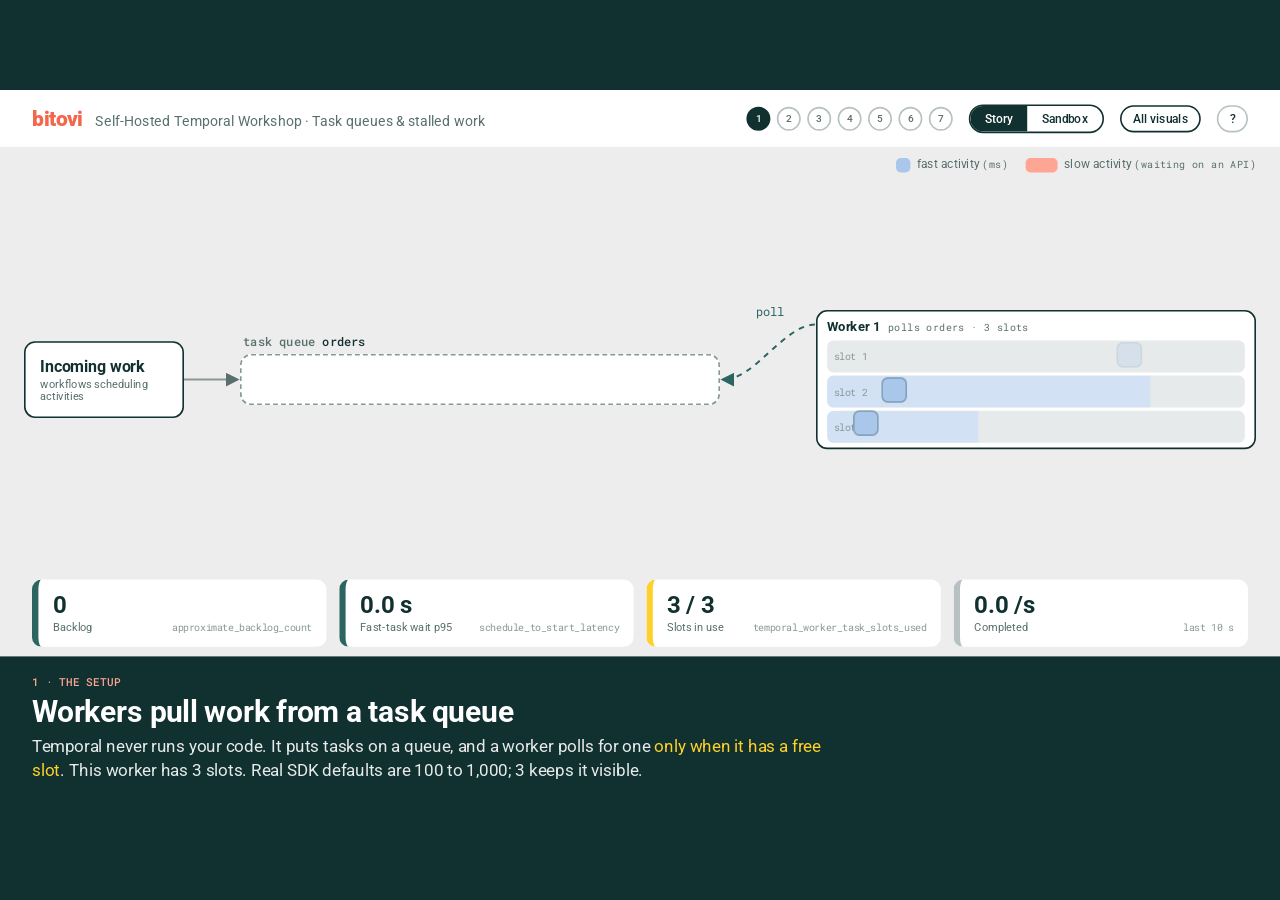
<file: docs/visuals/task-queue-separation.html>
<!doctype html>
<html lang="en">
<head>
<meta charset="utf-8">
<meta name="viewport" content="width=device-width, initial-scale=1">
<title>Task Queue Separation</title>
<link rel="preconnect" href="https://fonts.googleapis.com">
<link rel="preconnect" href="https://fonts.gstatic.com" crossorigin>
<link href="https://fonts.googleapis.com/css2?family=Roboto:wght@400;500;700;900&family=Roboto+Mono:wght@400;500&display=swap" rel="stylesheet">
<style>
  /* Bitovi Brand Identity Guidelines v1.1 palette. Garnett / Acumin Pro are not
     web-licensed here, so we use the guideline's Google alternate (Roboto). */
  :root {
    --b-red: #F3684C;
    --b-dark-green: #10312F;
    --b-dark-green-90: #284644;
    --b-dark-green-70: #586F6D;
    --b-dark-green-50: #879897;
    --b-dark-green-30: #B7C1C1;
    --b-dark-green-10: #E7EAEA;
    --b-off-white: #EDEDED;
    --b-white: #FFFFFF;
    --b-pink: #FFA593;
    --b-yellow: #FFD029;
    --b-light-blue: #A9C7EA;
    --b-light-blue-ext: #D2E2F4;
    --b-green: #2A6562;
    --b-green-ext: #49C4BC;
    --b-red-tint: #FDE9E5;

    --fast: var(--b-light-blue);
    --fast-fill: var(--b-light-blue-ext);
    --slow: var(--b-pink);
    --slow-fill: #FBC9BF;
    --ok: var(--b-green);
    --warn: #B07A00;
    --bad: #C8402A;

    --font: "Roboto", "Helvetica Neue", Arial, sans-serif;
    --mono: "Roboto Mono", ui-monospace, Menlo, monospace;
  }
  * { box-sizing: border-box; }
  html, body { margin: 0; height: 100%; }
  body {
    background: var(--b-dark-green);
    color: var(--b-dark-green);
    font-family: var(--font);
    overflow: hidden;
  }
  /* The whole deck is laid out on a fixed 1600x900 canvas and scaled to fit,
     so it looks identical on a laptop, a projector or a shared screen. */
  #app {
    position: absolute; left: 0; top: 0;
    width: 1600px; height: 900px;
    transform-origin: 0 0;
    background: var(--b-off-white);
    overflow: hidden;
  }

  /* ---------- header ---------- */
  header {
    position: absolute; left: 0; top: 0; width: 1600px; height: 72px;
    display: flex; align-items: center; justify-content: space-between;
    padding: 0 40px; background: var(--b-white);
    border-bottom: 1px solid var(--b-dark-green-10);
  }
  .brand { display: flex; align-items: baseline; gap: 16px; }
  .brand .wordmark { font-weight: 900; font-size: 26px; color: var(--b-red); letter-spacing: -0.5px; }
  .brand .deck { font-size: 18px; color: var(--b-dark-green-70); }
  .nav { display: flex; align-items: center; gap: 20px; }
  .dots { display: flex; gap: 8px; }
  .dot {
    width: 30px; height: 30px; border-radius: 50%; border: 2px solid var(--b-dark-green-30);
    background: transparent; color: var(--b-dark-green-70); font: 500 13px var(--font);
    cursor: pointer; padding: 0;
  }
  .dot.on { background: var(--b-dark-green); border-color: var(--b-dark-green); color: var(--b-white); }
  .seg { display: flex; border: 2px solid var(--b-dark-green); border-radius: 999px; overflow: hidden; }
  .seg button {
    border: 0; background: transparent; font: 500 15px var(--font); color: var(--b-dark-green);
    padding: 7px 18px; cursor: pointer;
  }
  .seg button.on { background: var(--b-dark-green); color: var(--b-white); }
  .iconbtn {
    border: 2px solid var(--b-dark-green-30); background: transparent; border-radius: 999px;
    font: 500 15px var(--font); color: var(--b-dark-green); padding: 6px 14px; cursor: pointer;
  }

  /* ---------- stage ---------- */
  #stage { position: absolute; left: 0; top: 72px; width: 1600px; height: 540px; }
  #wires { position: absolute; inset: 0; width: 1600px; height: 540px; pointer-events: none; }
  .legend {
    position: absolute; right: 30px; top: 12px; display: flex; gap: 22px;
    font-size: 15px; color: var(--b-dark-green-70); align-items: center;
  }
  .legend i { display: inline-block; vertical-align: middle; margin-right: 8px; border-radius: 6px; height: 18px; }
  .legend .lf { width: 18px; background: var(--fast); }
  .legend .ls { width: 40px; background: var(--slow); }
  .legend .clock { font-family: var(--mono); font-size: 13px; }

  .source, .wfcard, .lane, .worker {
    position: absolute; z-index: 1; border-radius: 14px; transition: border-color .3s, background .3s, opacity .4s;
  }
  .source {
    background: var(--b-white); border: 2px solid var(--b-dark-green);
    display: flex; flex-direction: column; justify-content: center; padding: 0 18px;
  }
  .source b { font-size: 20px; }
  .source span { font-size: 14px; color: var(--b-dark-green-70); margin-top: 2px; }

  .lane { background: var(--b-white); border: 2px dashed var(--b-dark-green-50); }
  .lane.hot { border-color: var(--bad); background: var(--b-red-tint); }
  .lane-label {
    position: absolute; font: 500 15px var(--mono); color: var(--b-dark-green-70); white-space: nowrap;
  }
  .lane-label b { color: var(--b-dark-green); font-weight: 500; }
  .overflow {
    position: absolute; z-index: 3; font: 700 16px var(--font); color: var(--bad);
    background: var(--b-white); border: 2px solid var(--bad); border-radius: 999px; padding: 2px 10px;
  }

  .worker { background: var(--b-white); border: 2px solid var(--b-dark-green); padding: 0 12px; }
  .worker.stalled { border-color: var(--bad); box-shadow: 0 0 0 4px rgba(200,64,42,.15); }
  .worker.fresh { animation: pop .6s ease-out; }
  @keyframes pop { from { transform: scale(.94); opacity: 0; } to { transform: scale(1); opacity: 1; } }
  .worker-head {
    height: 36px; display: flex; align-items: center; justify-content: space-between;
    font-size: 16px; font-weight: 700;
  }
  .worker-head small { font: 400 13px var(--mono); color: var(--b-dark-green-70); margin-left: 10px; }
  .worker-head .flag {
    font: 700 12px var(--font); text-transform: uppercase; letter-spacing: .6px;
    color: var(--b-white); background: var(--bad); border-radius: 999px; padding: 3px 10px; opacity: 0;
    transition: opacity .3s;
  }
  .worker.stalled .flag { opacity: 1; }
  .row {
    position: relative; border-radius: 8px; background: var(--b-dark-green-10); overflow: hidden;
  }
  .row .fill { position: absolute; left: 0; top: 0; bottom: 0; width: 0; }
  .row .left {
    position: absolute; right: 10px; top: 50%; transform: translateY(-50%);
    font: 500 13px var(--mono); color: var(--b-dark-green-90);
  }
  .row .slotn {
    position: absolute; left: 8px; top: 50%; transform: translateY(-50%);
    font: 400 12px var(--mono); color: var(--b-dark-green-50);
  }

  .chip {
    position: absolute; left: 0; top: 0; z-index: 2; border-radius: 8px; will-change: transform;
    display: flex; align-items: center; justify-content: center; gap: 4px;
    font: 700 13px var(--font); color: var(--b-dark-green);
    border: 2px solid rgba(16,49,47,.25);
  }
  .chip.fast { background: var(--fast); }
  .chip.slow { background: var(--slow); }
  .chip.wf { border: 3px solid var(--b-dark-green); box-shadow: 0 0 0 3px var(--b-yellow); z-index: 4; }
  .chip.dim { opacity: .35; }
  .chip svg { width: 16px; height: 16px; }
  .chip.tiny svg, .chip.tiny span { display: none; }
  .chip.tiny { border-width: 1px; border-radius: 3px; }

  .wfcard {
    background: var(--b-white); border: 2px solid var(--b-dark-green); padding: 8px 12px;
    box-shadow: 0 0 0 4px var(--b-yellow);
  }
  .wfcard h4 { margin: 0 0 6px; font-size: 16px; display: flex; justify-content: space-between; }
  .wfcard h4 span { font: 500 12px var(--mono); color: var(--b-dark-green-70); }
  .wfcard .act { font: 400 13px var(--mono); display: flex; justify-content: space-between; line-height: 22px; }
  .wfcard .act b { font-weight: 500; }
  .wfcard .act.run b::after { content: " …"; }
  .wfcard .act.done { color: var(--ok); }
  .wfcard .act.wait { color: var(--b-dark-green-50); }

  .stage-dim #stage .chip, .stage-dim #stage .lane, .stage-dim #stage .worker,
  .stage-dim #stage .source, .stage-dim #stage svg { opacity: .45; }

  /* ---------- metrics ---------- */
  #metrics {
    position: absolute; left: 0; top: 612px; width: 1600px; height: 84px;
    display: grid; grid-template-columns: repeat(4, 1fr); gap: 16px; padding: 0 40px;
  }
  .tile {
    background: var(--b-white); border-radius: 12px; padding: 10px 18px;
    display: flex; flex-direction: column; justify-content: center;
    border-left: 8px solid var(--b-dark-green-30); transition: border-color .3s;
  }
  .tile .v { font-size: 30px; font-weight: 700; line-height: 1; font-variant-numeric: tabular-nums; }
  .tile .l { font-size: 14px; color: var(--b-dark-green-70); margin-top: 4px; display: flex; justify-content: space-between; gap: 8px; }
  .tile .l code { font: 400 12px var(--mono); color: var(--b-dark-green-50); }
  .tile.ok { border-left-color: var(--ok); }
  .tile.warn { border-left-color: var(--b-yellow); }
  .tile.bad { border-left-color: var(--bad); }
  .tile.bad .v { color: var(--bad); }

  /* ---------- caption / controls ---------- */
  #caption {
    position: absolute; left: 0; top: 708px; width: 1600px; height: 192px;
    background: var(--b-dark-green); color: var(--b-white);
    padding: 22px 40px; display: flex; gap: 40px;
  }
  #caption .text { flex: 1 1 auto; min-width: 0; }
  #caption .kicker { font: 500 14px var(--mono); color: var(--b-pink); letter-spacing: .5px; text-transform: uppercase; }
  #caption h2 { margin: 6px 0 8px; font-size: 38px; font-weight: 700; letter-spacing: -.5px; }
  #caption p { margin: 0; font-size: 21px; line-height: 1.4; color: var(--b-dark-green-10); max-width: 1000px; }
  #caption p em { font-style: normal; color: var(--b-yellow); }
  #caption code { font-family: var(--mono); font-size: .9em; }
  #caption pre {
    flex: 0 0 640px; margin: -8px 0; background: var(--b-dark-green-90); border-radius: 12px;
    padding: 12px 16px; font: 400 13px/1.45 var(--mono); color: var(--b-white); overflow: hidden;
  }
  #caption pre .c { color: var(--b-dark-green-30); }
  #caption pre .k { color: var(--b-pink); }
  #caption pre .s { color: var(--b-yellow); }
  .fixes { display: grid; grid-template-columns: repeat(4, 1fr); gap: 14px; margin-top: 4px; }
  .fix { background: var(--b-dark-green-90); border-radius: 12px; padding: 12px 14px; }
  .fix h3 { margin: 0 0 4px; font-size: 18px; color: var(--b-white); }
  .fix h3 span { font: 500 12px var(--mono); color: var(--b-pink); margin-left: 6px; text-transform: uppercase; }
  .fix p { font-size: 15px !important; line-height: 1.35 !important; }

  .controls { display: grid; grid-template-columns: repeat(4, 1fr); gap: 14px 30px; width: 100%; align-content: center; }
  .ctl label { display: flex; justify-content: space-between; font-size: 15px; color: var(--b-dark-green-10); }
  .ctl label b { font: 500 15px var(--mono); color: var(--b-yellow); }
  .ctl input[type=range] { width: 100%; accent-color: var(--b-red); }
  .ctl.off { opacity: .35; pointer-events: none; }
  .ctlbtns { display: flex; gap: 10px; align-items: center; }
  .ctlbtns button, .ctl .seg button { color: var(--b-white); }
  .ctlbtns button {
    background: transparent; border: 2px solid var(--b-dark-green-50); border-radius: 999px;
    font: 500 15px var(--font); padding: 7px 14px; cursor: pointer;
  }
  .ctlbtns button.primary { background: var(--b-red); border-color: var(--b-red); color: var(--b-dark-green); }
  .ctl .seg { border-color: var(--b-dark-green-50); width: max-content; margin-top: 4px; }
  .ctl .seg button.on { background: var(--b-white); color: var(--b-dark-green); }

  /* ---------- overlays ---------- */
  .overlay {
    position: absolute; inset: 0; background: rgba(16,49,47,.82); display: none;
    align-items: center; justify-content: center; z-index: 20;
  }
  .overlay.show { display: flex; }
  .panel {
    background: var(--b-white); border-radius: 16px; padding: 28px 34px; width: 980px; max-height: 760px;
    overflow: auto; font-size: 18px; line-height: 1.5;
  }
  .panel h3 { margin: 0 0 12px; font-size: 24px; }
  .panel kbd {
    font: 500 14px var(--mono); background: var(--b-dark-green-10); border-radius: 6px; padding: 2px 8px;
  }
  .panel ul { margin: 0; padding-left: 22px; }
  .panel .keys { display: grid; grid-template-columns: 220px 1fr; gap: 8px 16px; }
  #paused {
    position: absolute; left: 40px; top: 84px; z-index: 5; display: none;
    font: 700 13px var(--font); letter-spacing: .8px; text-transform: uppercase;
    background: var(--b-yellow); border-radius: 999px; padding: 4px 12px;
  }
  #paused.show { display: block; }
</style>
<!-- viz-nav:start -->
<style>
  .viz-btn { border: 2px solid var(--b-dark-green); background: transparent; border-radius: 999px;
    font: 500 15px var(--font); color: var(--b-dark-green); padding: 6px 14px; cursor: pointer; }
  .viz-btn.on, .viz-btn:hover { background: var(--b-dark-green); color: var(--b-white); }
  .viz-menu { position: absolute; top: 78px; right: 40px; z-index: 30; width: 520px; background: var(--b-white);
    border: 2px solid var(--b-dark-green); border-radius: 16px; padding: 14px; box-shadow: 0 12px 32px rgba(16,49,47,.25); }
  .viz-menu[hidden] { display: none; }
  .viz-menu .viz-head { display: flex; justify-content: space-between; align-items: baseline; padding: 2px 8px 10px;
    font: 700 16px var(--font); color: var(--b-dark-green); }
  .viz-menu .viz-head span { font: 400 12px var(--mono); color: var(--b-dark-green-70); }
  .viz-menu a { display: grid; grid-template-columns: 26px 1fr; gap: 0 10px; padding: 9px 10px; border-radius: 10px;
    text-decoration: none; color: var(--b-dark-green); }
  .viz-menu a:hover, .viz-menu a:focus-visible { background: var(--b-dark-green-10); outline: none; }
  .viz-menu a.current { background: var(--b-dark-green); color: var(--b-white); }
  .viz-menu a .n { grid-row: span 2; font: 500 13px var(--mono); color: var(--b-dark-green-50); padding-top: 2px; }
  .viz-menu a.current .n, .viz-menu a.current small { color: var(--b-dark-green-30); }
  .viz-menu a b { font: 700 15px var(--font); }
  .viz-menu a small { font: 400 13px var(--font); color: var(--b-dark-green-70); }
  .viz-menu .viz-all { display: block; margin-top: 6px; padding: 8px 10px; font: 500 13px var(--mono); }
</style>
<!-- viz-nav:end -->
</head>
<body>
<div id="app">
  <header>
    <div class="brand"><span class="wordmark">bitovi</span><span class="deck">Self-Hosted Temporal Workshop · Task queues &amp; stalled work</span></div>
    <div class="nav">
      <div class="dots" id="dots"></div>
      <div class="seg" id="mode"><button data-mode="story" class="on">Story</button><button data-mode="sandbox">Sandbox</button></div>
      <!-- viz-nav:start --><button class="viz-btn" id="vizBtn" title="All visuals (M)" aria-haspopup="true" aria-controls="vizMenu">All visuals</button><!-- viz-nav:end -->
      <button class="iconbtn" id="helpBtn" title="Keyboard shortcuts (?)">?</button>
    </div>
  </header>

  <div id="stage">
    <svg id="wires"></svg>
    <div class="legend">
      <span><i class="lf"></i>fast activity <span class="clock">(ms)</span></span>
      <span><i class="ls"></i>slow activity <span class="clock">(waiting on an API)</span></span>
    </div>
  </div>
  <div id="paused">Paused · P to resume</div>

  <div id="metrics">
    <div class="tile" id="mBacklog"><div class="v">0</div><div class="l">Backlog <code>approximate_backlog_count</code></div></div>
    <div class="tile" id="mWait"><div class="v">0.0 s</div><div class="l">Fast-task wait p95 <code>schedule_to_start_latency</code></div></div>
    <div class="tile" id="mSlots"><div class="v">0 / 0</div><div class="l">Slots in use <code>temporal_worker_task_slots_used</code></div></div>
    <div class="tile" id="mThru"><div class="v">0.0 /s</div><div class="l">Completed <code>last 10 s</code></div></div>
  </div>

  <div id="caption"></div>

  <!-- viz-nav:start --><div class="viz-menu" id="vizMenu" hidden><div class="viz-head">Workshop visuals<span>M to open · Esc to close</span></div><a href="request-flow.html"><span class="n">1</span><b>Request flow</b><small>One workflow and one activity through Frontend, History, Matching and the database.</small></a><a href="workflows-vs-activities.html"><span class="n">2</span><b>Workflows vs activities</b><small>What re-runs after a failure, idempotency keys, and determinism.</small></a><a href="task-queue-separation.html" class="current" aria-current="page"><span class="n">3</span><b>Task queue separation</b><small>Slow activities holding worker slots, and why separate queues fix it.</small></a><a href="history-shards.html"><span class="n">4</span><b>History shards</b><small>The shards ÷ write-latency ceiling, scaling History, and hot shards.</small></a><a href="failover-versioning.html"><span class="n">5</span><b>Failover versions</b><small>How multi-cluster replication versions events and resolves conflicts.</small></a><a href="codec-server.html"><span class="n">6</span><b>Codec server</b><small>Data residency, the payload codec, and what the codec server is for.</small></a><a href="zero-downtime-upgrade.html"><span class="n">7</span><b>Zero-downtime upgrade</b><small>Schema, server, handover, then the other cluster.</small></a><!-- viz-nav:end -->
  <div class="overlay" id="help"><div class="panel">
    <h3>Presenter keys</h3>
    <div class="keys">
      <span><kbd>→</kbd> <kbd>Space</kbd> <kbd>PgDn</kbd></span><span>Next step</span>
      <span><kbd>←</kbd> <kbd>PgUp</kbd></span><span>Previous step</span>
      <span><kbd>1</kbd>–<kbd>7</kbd></span><span>Jump to step</span>
      <span><kbd>R</kbd></span><span>Replay the current step</span>
      <span><kbd>P</kbd></span><span>Pause / resume the simulation</span>
      <span><kbd>S</kbd></span><span>Toggle Story / Sandbox</span>
      <span><kbd>B</kbd></span><span>Sandbox: send a burst of 5 slow tasks</span>
      <span><kbd>N</kbd></span><span>Presenter notes for this step</span>
      <span><kbd>M</kbd></span><span>All visuals menu</span>
      <span><kbd>F</kbd></span><span>Fullscreen</span>
      <span><kbd>Esc</kbd></span><span>Close this panel</span>
    </div>
  </div></div>
  <div class="overlay" id="notes"><div class="panel" id="notesBody"></div></div>
</div>

<script>
(() => {
  "use strict";

  // ------------------------------------------------------------------
  // Geometry (virtual px on the 1600x540 stage)
  // ------------------------------------------------------------------
  const STAGE_W = 1600, STAGE_H = 540;
  const LANE_X0 = 300, LANE_X1 = 900, LANE_H = 64;
  const WK_X = 1020, WK_W = 550;
  const SRC_X = 30, SRC_W = 200, SRC_H = 96;
  const WF_W = 250, WF_H = 96;
  const CHIP_H = 40, FAST_W = 40, SLOW_W = 92, CHIP_GAP = 8;
  const BAND_TOP = 50, BAND_BOTTOM = 530;

  const CLOCK_SVG = '<svg viewBox="0 0 16 16" fill="none" stroke="currentColor" stroke-width="2"><circle cx="8" cy="8" r="6"/><path d="M8 4.5V8l2.5 1.5"/></svg>';

  // Deterministic randomness so every replay of a step looks the same.
  function rng(seed) {
    return () => {
      seed |= 0; seed = seed + 0x6D2B79F5 | 0;
      let t = Math.imul(seed ^ seed >>> 15, 1 | seed);
      t = t + Math.imul(t ^ t >>> 7, 61 | t) ^ t;
      return ((t ^ t >>> 14) >>> 0) / 4294967296;
    };
  }

  // ------------------------------------------------------------------
  // Simulation
  // ------------------------------------------------------------------
  const stage = document.getElementById("stage");
  const wires = document.getElementById("wires");

  const QUEUES = {
    single: [{ id: "main", name: "orders" }],
    split: [{ id: "fast", name: "orders-fast" }, { id: "slow", name: "orders-slow" }],
  };

  const sim = {
    t: 0, nextId: 1, tasks: [], queues: [], workers: [], wfs: [], events: [],
    cfg: null, rand: rng(7), nextArrival: 0, completions: [], waits: [],
    layout: null, dimBackground: false,
  };

  function reset(cfg, seed = 7) {
    for (const k of sim.tasks) k.el.remove();
    for (const w of sim.workers) w.el.remove();
    for (const q of sim.queues) { q.el.remove(); q.labelEl.remove(); q.overEl.remove(); }
    for (const wf of sim.wfs) wf.el.remove();
    stage.querySelectorAll(".source").forEach(e => e.remove());
    Object.assign(sim, {
      t: 0, nextId: 1, tasks: [], queues: [], workers: [], wfs: [], events: [],
      rand: rng(seed), completions: [], waits: [], dimBackground: false, wfPanel: false,
    });
    sim.cfg = Object.assign({ mode: "single", rate: 2, slowPct: 0, slowDur: 15, fastDur: 0.8, workers: [{ queue: "main", slots: 3 }] }, cfg);
    sim.nextArrival = sim.cfg.rate > 0 ? expo(sim.cfg.rate) : Infinity;
    build();
  }

  function expo(rate) { return -Math.log(1 - sim.rand()) / rate; }

  // (Re)build queues and workers from sim.cfg, keeping tasks where possible.
  function build(freshWorkerIdx = []) {
    const oldQueued = sim.queues.flatMap(q => q.tasks);
    const oldRunning = sim.workers.flatMap(w => w.slots.filter(Boolean));
    for (const w of sim.workers) w.el.remove();
    for (const q of sim.queues) { q.el.remove(); q.labelEl.remove(); q.overEl.remove(); }

    sim.queues = QUEUES[sim.cfg.mode].map(d => ({ ...d, tasks: [] }));
    sim.workers = sim.cfg.workers
      .filter(w => sim.queues.some(q => q.id === w.queue))
      .map((w, i) => ({ id: i + 1, queue: w.queue, slots: new Array(w.slots).fill(null), fresh: freshWorkerIdx.includes(i) }));

    // Running tasks stay running if a worker on their queue has a free slot.
    for (const k of oldRunning) {
      k.queue = k.pinned ? k.queue : route(k.kind);
      const w = sim.workers.find(w => w.queue === k.queue && w.slots.includes(null));
      if (w) { w.slots[w.slots.indexOf(null)] = k; k.worker = w; }
      else { k.state = "queued"; k.worker = null; queueOf(k.queue).tasks.push(k); }
    }
    for (const k of oldQueued) {
      k.queue = k.pinned ? k.queue : route(k.kind);
      queueOf(k.queue)?.tasks.push(k);
    }
    layout();
  }

  function route(kind) {
    if (sim.cfg.mode === "single") return "main";
    return kind === "slow" ? "slow" : "fast";
  }
  function queueOf(id) { return sim.queues.find(q => q.id === id); }

  function makeTask(kind, opts = {}) {
    const k = {
      id: sim.nextId++, kind, state: "queued",
      dur: opts.dur ?? (kind === "slow" ? sim.cfg.slowDur : sim.cfg.fastDur * (0.7 + sim.rand() * 0.6)),
      created: sim.t, started: null, worker: null, progress: 0,
      queue: opts.queue ?? route(kind), pinned: !!opts.queue,
      wf: opts.wf ?? null, label: opts.label ?? "",
      x: opts.x ?? SRC_X + SRC_W - 20, y: opts.y ?? 0, w: kind === "slow" ? SLOW_W : FAST_W, h: CHIP_H, o: 0,
      doneAt: null,
    };
    const el = document.createElement("div");
    el.className = "chip " + kind + (k.wf ? " wf" : "");
    el.innerHTML = (kind === "slow" ? CLOCK_SVG : "") + (k.label ? `<span>${k.label}</span>` : "");
    stage.appendChild(el);
    k.el = el;
    sim.tasks.push(k);
    return k;
  }

  // New work arrives from the source (or a workflow card) and lands on a queue.
  function spawn(kind, opts = {}) {
    const k = makeTask(kind, opts);
    if (!opts.x) { k.y = sim.layout.src.y + SRC_H / 2 - CHIP_H / 2; }
    queueOf(k.queue).tasks.push(k);
    return k;
  }

  // Put work directly into a state (used to set up a step mid-story).
  function enqueue(kind, n) {
    for (let i = 0; i < n; i++) {
      const k = makeTask(kind);
      k.created = -sim.rand() * 3;
      queueOf(k.queue).tasks.push(k);
      const p = targetFor(k); Object.assign(k, { x: p.x, y: p.y, o: 1 });
    }
  }
  function place(kind, workerIdx, progress, opts = {}) {
    const w = sim.workers[workerIdx];
    const i = w.slots.indexOf(null);
    if (i < 0) return;
    const k = makeTask(kind, { ...opts, queue: w.queue });
    k.state = "running"; k.worker = w; k.started = -progress * k.dur; k.created = k.started - 0.3;
    w.slots[i] = k;
    const p = targetFor(k); Object.assign(k, { x: p.x, y: p.y, w: p.w, h: p.h, o: 1 });
  }

  function tick(dt) {
    sim.t += dt;

    // Scripted events for the current story step.
    while (sim.events.length && sim.events[0].at <= sim.t) sim.events.shift().run();

    // Background arrivals (Poisson).
    while (sim.t >= sim.nextArrival) {
      const kind = sim.rand() < sim.cfg.slowPct ? "slow" : "fast";
      spawn(kind);
      sim.nextArrival += expo(sim.cfg.rate);
    }

    // Workers poll only when they have a free slot (pull model).
    for (const w of sim.workers) {
      const q = queueOf(w.queue);
      for (let i = 0; i < w.slots.length; i++) {
        if (w.slots[i] || !q.tasks.length) continue;
        const k = q.tasks.shift();
        k.state = "running"; k.worker = w; k.started = sim.t; w.slots[i] = k;
        if (k.kind === "fast" && !k.wf) sim.waits.push({ t: sim.t, wait: sim.t - k.created });
      }
    }

    // Progress running work.
    for (const w of sim.workers) {
      for (let i = 0; i < w.slots.length; i++) {
        const k = w.slots[i];
        if (!k) continue;
        k.progress = Math.min(1, (sim.t - k.started) / k.dur);
        if (k.progress >= 1) {
          w.slots[i] = null;
          k.state = "done"; k.doneAt = sim.t;
          sim.completions.push(sim.t);
          if (k.wf) wfActivityDone(k);
        }
      }
    }

    // Retire finished chips once their exit animation has played.
    sim.tasks = sim.tasks.filter(k => {
      if (k.state === "done" && sim.t - k.doneAt > 0.8) { k.el.remove(); return false; }
      return true;
    });
    const cutoff = sim.t - 15;
    while (sim.waits.length && sim.waits[0].t < cutoff) sim.waits.shift();
    while (sim.completions.length && sim.completions[0] < sim.t - 10) sim.completions.shift();
  }

  // ------------------------------------------------------------------
  // Workflows (step 6): one workflow, activity A on the fast queue,
  // then activity B on the slow queue, results return to the workflow.
  // ------------------------------------------------------------------
  let wfSeq = 101;
  function startWorkflow() {
    const wf = {
      id: "WF-" + wfSeq++, step: 0, done: false,
      acts: [
        { tag: "A", name: "ChargeCard", kind: "fast", queue: "fast", state: "wait" },
        { tag: "B", name: "AwaitVendorAPI", kind: "slow", queue: "slow", state: "wait" },
      ],
    };
    wf.el = document.createElement("div");
    wf.el.className = "wfcard";
    stage.appendChild(wf.el);
    sim.wfs.push(wf);
    if (sim.wfs.length > 3) { const old = sim.wfs.shift(); old.el.remove(); }
    layout();
    scheduleWfActivity(wf);
  }
  function scheduleWfActivity(wf) {
    const a = wf.acts[wf.step];
    a.state = "run";
    const g = wfGeom(wf);
    const k = makeTask(a.kind, { queue: a.queue, wf, label: a.tag, dur: a.kind === "slow" ? 7 : 1.2, x: g.x + WF_W - 30, y: g.y + WF_H / 2 - CHIP_H / 2 });
    queueOf(k.queue).tasks.push(k);
    renderWf(wf);
  }
  function wfActivityDone(k) {
    const wf = k.wf;
    wf.acts[wf.step].state = "done";
    wf.step++;
    if (wf.step < wf.acts.length) setTimeoutSim(0.7, () => scheduleWfActivity(wf));
    else wf.done = true;
    renderWf(wf);
  }
  function renderWf(wf) {
    const row = a => {
      const st = a.state === "done" ? "✓" : a.state === "run" ? "running" : "next";
      return `<div class="act ${a.state}"><b>${a.tag} · ${a.name}</b><span>${st}</span></div>`;
    };
    wf.el.innerHTML = `<h4>${wf.id}<span>${wf.done ? "completed" : "running"}</span></h4>${wf.acts.map(row).join("")}`;
  }
  function wfGeom(wf) {
    const i = sim.wfs.indexOf(wf);
    return { x: SRC_X, y: 150 + i * (WF_H + 18) };
  }

  function setTimeoutSim(delay, run) {
    sim.events.push({ at: sim.t + delay, run });
    sim.events.sort((a, b) => a.at - b.at);
  }

  // ------------------------------------------------------------------
  // Layout + rendering
  // ------------------------------------------------------------------
  function layout() {
    const qs = sim.queues;
    const bandH = (BAND_BOTTOM - BAND_TOP) / qs.length;
    const L = { src: { x: SRC_X, y: sim.wfPanel ? 40 : (BAND_TOP + BAND_BOTTOM) / 2 - SRC_H / 2 }, lanes: {}, workers: [] };

    qs.forEach((q, qi) => {
      const y0 = BAND_TOP + qi * bandH;
      const lane = { x: LANE_X0, y: y0 + bandH / 2 - LANE_H / 2, w: LANE_X1 - LANE_X0, h: LANE_H };
      L.lanes[q.id] = lane;

      const ws = sim.workers.filter(w => w.queue === q.id);
      if (!ws.length) return;
      const rows = ws.reduce((n, w) => n + w.slots.length, 0);
      const room = bandH - 16;
      const PAD = 10, GAP = ws.length > 2 ? 8 : 12;
      let HEAD = ws.length > 2 ? 28 : 36;
      let avail = room - ws.length * (HEAD + PAD) - (ws.length - 1) * GAP;
      const pitch = Math.min(44, avail / rows);
      let geoms;
      if (pitch >= 14) {
        // One horizontal bar per slot (the "long bar" picture).
        geoms = ws.map(w => ({ grid: false, pitch, h: HEAD + w.slots.length * pitch + PAD - 4 }));
      } else {
        // Too many slots for bars: switch to a grid of slot cells, as large as still fits.
        HEAD = 28;
        const IW = WK_W - 28, CG = 3;
        for (let c = 40; c >= 6; c--) {
          const cols = Math.floor((IW + CG) / (c + CG));
          geoms = ws.map(w => ({ grid: true, cell: c, cols, h: HEAD + Math.ceil(w.slots.length / cols) * (c + CG) - CG + PAD }));
          if (geoms.reduce((a, g) => a + g.h, 0) + (ws.length - 1) * GAP <= room) break;
        }
      }
      const total = geoms.reduce((a, g) => a + g.h, 0) + (ws.length - 1) * GAP;
      let y = y0 + bandH / 2 - total / 2;
      ws.forEach((w, wi) => {
        w.geom = { x: WK_X, y, w: WK_W, head: HEAD, ...geoms[wi] };
        y += geoms[wi].h + GAP;
      });
    });
    sim.layout = L;
    renderStatic();
  }

  function renderStatic() {
    const L = sim.layout;
    stage.querySelectorAll(".source").forEach(e => e.remove());
    const src = document.createElement("div");
    src.className = "source";
    Object.assign(src.style, px({ left: L.src.x, top: L.src.y, width: SRC_W, height: SRC_H }));
    src.innerHTML = sim.wfPanel
      ? "<b>Workflows</b><span>schedule activities</span>"
      : "<b>Incoming work</b><span>workflows scheduling activities</span>";
    stage.appendChild(src);

    for (const q of sim.queues) {
      const g = L.lanes[q.id];
      q.el = q.el && q.el.isConnected ? q.el : document.createElement("div");
      q.el.className = "lane";
      Object.assign(q.el.style, px({ left: g.x, top: g.y, width: g.w, height: g.h }));
      q.labelEl = q.labelEl && q.labelEl.isConnected ? q.labelEl : document.createElement("div");
      q.labelEl.className = "lane-label";
      q.labelEl.innerHTML = `task queue <b>${q.name}</b>`;
      Object.assign(q.labelEl.style, px({ left: g.x + 4, top: g.y - 26 }));
      q.overEl = q.overEl && q.overEl.isConnected ? q.overEl : document.createElement("div");
      q.overEl.className = "overflow";
      Object.assign(q.overEl.style, px({ left: g.x - 14, top: g.y + g.h - 14 }));
      q.overEl.style.display = "none";
      stage.prepend(q.el); stage.appendChild(q.labelEl); stage.appendChild(q.overEl);
    }

    for (const w of sim.workers) {
      const g = w.geom;
      if (w.el) w.el.remove();
      w.el = document.createElement("div");
      w.el.className = "worker" + (w.fresh ? " fresh" : "");
      Object.assign(w.el.style, px({ left: g.x, top: g.y, width: g.w, height: g.h }));
      const qname = queueOf(w.queue).name;
      w.el.innerHTML = `<div class="worker-head" style="height:${g.head}px"><span>Worker ${w.id}<small>polls ${qname} · ${w.slots.length} slot${w.slots.length > 1 ? "s" : ""}</small></span><span class="flag">All slots busy</span></div>`;
      w.rowEls = w.slots.map((_, i) => {
        const r = document.createElement("div");
        r.className = "row";
        if (g.grid) {
          Object.assign(r.style, px({ left: 12 + (i % g.cols) * (g.cell + 3), top: g.head + Math.floor(i / g.cols) * (g.cell + 3), width: g.cell, height: g.cell }));
          r.style.position = "absolute";
          r.style.borderRadius = "4px";
        } else {
          r.style.height = (g.pitch - 4) + "px";
          r.style.marginBottom = "4px";
        }
        r.innerHTML = `<div class="fill"></div><span class="slotn">${!g.grid && g.pitch >= 26 ? "slot " + (i + 1) : ""}</span><span class="left"></span>`;
        w.el.appendChild(r);
        return { row: r, fill: r.firstChild, left: r.lastChild };
      });
      stage.appendChild(w.el);
    }

    for (const wf of sim.wfs) {
      const g = wfGeom(wf);
      Object.assign(wf.el.style, px({ left: g.x, top: g.y, width: WF_W, height: WF_H }));
      renderWf(wf);
    }
    drawWires();
  }

  function drawWires() {
    const L = sim.layout;
    const parts = [`<defs>
      <marker id="ah" viewBox="0 0 10 10" refX="8" refY="5" markerWidth="7" markerHeight="7" orient="auto-start-reverse"><path d="M0 0L10 5L0 10z" fill="#586F6D"/></marker>
      <marker id="ahr" viewBox="0 0 10 10" refX="8" refY="5" markerWidth="7" markerHeight="7" orient="auto-start-reverse"><path d="M0 0L10 5L0 10z" fill="#2A6562"/></marker>
    </defs>`];
    const sx = L.src.x + SRC_W, sy = L.src.y + SRC_H / 2;
    for (const q of sim.wfPanel ? [] : sim.queues) {
      const g = L.lanes[q.id];
      const ty = g.y + g.h / 2;
      parts.push(`<path d="M${sx} ${sy} C ${sx + 40} ${sy}, ${g.x - 40} ${ty}, ${g.x - 4} ${ty}" stroke="#879897" stroke-width="2.5" fill="none" marker-end="url(#ah)"/>`);
    }
    let labelled = false;
    for (const w of sim.workers) {
      const g = L.lanes[w.queue];
      const x1 = w.geom.x, y1 = w.geom.y + 18, x2 = g.x + g.w + 4, y2 = g.y + g.h / 2;
      parts.push(`<path class="poll" d="M${x1} ${y1} C ${x1 - 40} ${y1}, ${x2 + 40} ${y2}, ${x2} ${y2}" stroke="#2A6562" stroke-width="2.5" stroke-dasharray="7 7" fill="none" marker-end="url(#ahr)"><animate attributeName="stroke-dashoffset" from="0" to="-28" dur="1s" repeatCount="indefinite"/></path>`);
      if (!labelled) {
        parts.push(`<text x="${(x1 + x2) / 2}" y="${Math.min(y1, y2) - 10}" text-anchor="middle" font-family="Roboto Mono, monospace" font-size="15" fill="#2A6562">poll</text>`);
        labelled = true;
      }
    }
    wires.innerHTML = parts.join("");
  }

  function px(o) { const r = {}; for (const k in o) r[k] = o[k] + "px"; return r; }

  // Where should this task be drawn right now?
  function targetFor(k) {
    if (k.state === "running") {
      const g = k.worker.geom, i = k.worker.slots.indexOf(k);
      if (g.grid) {
        const c = Math.max(4, g.cell - 6);
        return { x: g.x + 2 + 12 + (i % g.cols) * (g.cell + 3) + 3, y: g.y + 2 + g.head + Math.floor(i / g.cols) * (g.cell + 3) + 3, w: c, h: c, o: 1 };
      }
      const h = Math.max(10, g.pitch - 12);
      const w = k.kind === "slow" ? Math.min(SLOW_W, h * 2.3) : Math.min(FAST_W, h);
      const left = g.pitch >= 26 ? 72 : 10;
      return { x: g.x + 12 + left, y: g.y + g.head + i * g.pitch + (g.pitch - 4 - h) / 2, w, h, o: 1 };
    }
    if (k.state === "done") {
      if (k.wf) { const g = wfGeom(k.wf); return { x: g.x + WF_W / 2, y: g.y + WF_H / 2 - 10, w: 20, h: 20, o: 0 }; }
      return { x: STAGE_W + 20, y: k.y, w: k.w, h: k.h, o: 0 };
    }
    // queued: line up from the head of the lane (right side) towards the tail
    const q = queueOf(k.queue), g = sim.layout.lanes[k.queue];
    let x = g.x + g.w - 10;
    for (const t of q.tasks) {
      const tw = t.kind === "slow" ? SLOW_W : FAST_W;
      x -= tw;
      if (t === k) break;
      x -= CHIP_GAP;
    }
    const hidden = x < g.x + 8;
    return { x: Math.max(x, g.x + 8), y: g.y + (g.h - CHIP_H) / 2, w: k.kind === "slow" ? SLOW_W : FAST_W, h: CHIP_H, o: hidden ? 0 : 1 };
  }

  function render(dt) {
    const a = 1 - Math.exp(-dt * 10);
    for (const k of sim.tasks) {
      const p = targetFor(k);
      k.x += (p.x - k.x) * a; k.y += (p.y - k.y) * a;
      k.w += (p.w - k.w) * a; k.h += (p.h - k.h) * a;
      k.o += (p.o - k.o) * Math.min(1, a * 1.5);
      const s = k.el.style;
      s.transform = `translate(${k.x.toFixed(1)}px, ${k.y.toFixed(1)}px)`;
      s.width = k.w.toFixed(1) + "px"; s.height = k.h.toFixed(1) + "px";
      s.opacity = k.o.toFixed(2);
      k.el.classList.toggle("dim", sim.dimBackground && !k.wf);
      k.el.classList.toggle("tiny", k.h < 24);
    }

    for (const q of sim.queues) {
      const visible = q.tasks.filter(k => targetFor(k).o > 0).length;
      const hidden = q.tasks.length - visible;
      q.overEl.style.display = hidden > 0 ? "block" : "none";
      q.overEl.textContent = "+" + hidden + " more";
      q.el.classList.toggle("hot", q.tasks.length >= 8);
    }

    for (const w of sim.workers) {
      const q = queueOf(w.queue);
      w.el.classList.toggle("stalled", w.slots.every(Boolean) && q.tasks.length > 3);
      w.slots.forEach((k, i) => {
        const r = w.rowEls[i];
        if (!k) { r.fill.style.width = "0"; r.left.textContent = ""; return; }
        r.fill.style.width = (k.progress * 100).toFixed(1) + "%";
        r.fill.style.background = k.kind === "slow" ? "var(--slow-fill)" : "var(--fast-fill)";
        r.left.textContent = k.kind === "slow" && !w.geom.grid && w.geom.pitch >= 20 ? Math.ceil(k.dur * (1 - k.progress)) + "s left" : "";
      });
    }
  }

  // ------------------------------------------------------------------
  // Metrics strip
  // ------------------------------------------------------------------
  const M = {
    backlog: document.getElementById("mBacklog"), wait: document.getElementById("mWait"),
    slots: document.getElementById("mSlots"), thru: document.getElementById("mThru"),
  };
  function setTile(el, v, cls) {
    el.querySelector(".v").textContent = v;
    el.className = "tile " + (cls || "");
  }
  function p95(xs) {
    if (!xs.length) return 0;
    const s = [...xs].sort((a, b) => a - b);
    return s[Math.min(s.length - 1, Math.floor(s.length * 0.95))];
  }
  function updateMetrics() {
    const backlog = sim.queues.reduce((n, q) => n + q.tasks.length, 0);
    setTile(M.backlog, backlog, backlog >= 10 ? "bad" : backlog >= 4 ? "warn" : "ok");

    // Count fast tasks still waiting by their current age, otherwise a stall
    // would look healthy until the stuck tasks finally start.
    const waiting = sim.queues.flatMap(q => q.tasks).filter(k => k.kind === "fast" && !k.wf).map(k => sim.t - k.created);
    const w = p95(sim.waits.map(x => x.wait).concat(waiting));
    setTile(M.wait, w.toFixed(1) + " s", w >= 4 ? "bad" : w >= 1.5 ? "warn" : "ok");

    const total = sim.workers.reduce((n, w) => n + w.slots.length, 0);
    const used = sim.workers.reduce((n, w) => n + w.slots.filter(Boolean).length, 0);
    setTile(M.slots, `${used} / ${total}`, used === total && backlog > 0 ? "bad" : used / total > 0.7 ? "warn" : "ok");

    const thru = sim.completions.length / Math.min(10, Math.max(sim.t, 1));
    setTile(M.thru, thru.toFixed(1) + " /s", "");
  }

  // ------------------------------------------------------------------
  // Story
  // ------------------------------------------------------------------
  const STEPS = [
    {
      kicker: "1 · The setup",
      title: "Workers pull work from a task queue",
      body: "Temporal never runs your code. It puts tasks on a queue, and a worker polls for one <em>only when it has a free slot</em>. This worker has 3 slots. Real SDK defaults are 100 to 1,000; 3 keeps it visible.",
      notes: [
        "\"Temporal itself is not responsible for executing code. It's responsible for delegating that execution to our workers.\"",
        "Pull, not push: the worker asks Matching, \"anything on the orders queue for me?\"",
        "A slot = one task running at once. Defaults: Go 1,000; Java 200; TypeScript 100 activities; Python / .NET 100.",
        "Fast work flows through: queue stays near empty, wait time near zero.",
      ],
      setup() { reset({ rate: 2.2 }); },
    },
    {
      kicker: "2 · Something slow shows up",
      title: "A long-running activity holds its slot",
      body: "This activity is waiting on a slow vendor API. It holds a slot <em>the entire time</em>, even though it's doing nothing but waiting. Fast work still squeezes through the other two slots.",
      notes: [
        "Phil's original: \"Maybe it's calling an API and it's waiting on the response.\"",
        "Same thing happens with a sleep inside an activity: the Exercise 2 five-second sleep that drops throughput.",
        "Point at the slot bar crawling vs. fast bars flashing.",
      ],
      setup() {
        reset({ rate: 2.2, slowDur: 25 });
        sim.events.push({ at: 1.2, run: () => spawn("slow") });
      },
    },
    {
      kicker: "3 · The stall",
      title: "Every slot is held, so fast work starves",
      body: "Three slow activities now hold all three slots. Fast tasks pile up in the backlog even though each one takes milliseconds. <em>Nothing is broken and nothing is moving.</em> Watch the wait time climb.",
      notes: [
        "\"We only have three threads. So now we're blocked… nothing else can get done.\"",
        "No errors, no crashes. The only signal is latency: schedule-to-start climbs and the backlog grows.",
        "Ask the room: what would you do first?",
      ],
      setup() {
        reset({ rate: 2.4, slowDur: 40 });
        place("slow", 0, 0.15);
        sim.events.push({ at: 0.6, run: () => spawn("slow") }, { at: 1.4, run: () => spawn("slow") });
      },
    },
    {
      kicker: "4 · Short-term fix",
      title: "Scale out: add another worker to the same queue",
      body: "A second worker drains the backlog… until more slow activities arrive and take <em>its</em> slots too. Adding workers buys time; it doesn't isolate fast work from slow work.",
      notes: [
        "Knowledge-check answer from the deck: short-term fix = scale the fleet.",
        "Horizontal scaling is effortless: new worker pods just start polling.",
        "Vertical scaling (more slots per worker) has the same limit: slow work eventually fills them.",
      ],
      setup() {
        reset({ rate: 2.4, slowDur: 40, workers: [{ queue: "main", slots: 3 }] });
        place("slow", 0, 0.3); place("slow", 0, 0.2); place("slow", 0, 0.1);
        enqueue("fast", 9);
        sim.events.push(
          { at: 1.0, run: () => { sim.cfg.workers.push({ queue: "main", slots: 3 }); build([1]); } },
          { at: 3.5, run: () => spawn("slow") },
          { at: 4.3, run: () => spawn("slow") },
          { at: 5.1, run: () => spawn("slow") },
        );
      },
    },
    {
      kicker: "5 · Long-term fix",
      title: "Separate task queues for fast and slow work",
      body: "Route slow activities to their own queue, served by a worker with <em>far more slots</em> because it mostly waits. Fast work gets its own worker and never queues behind slow work again.",
      notes: [
        "\"This is the very basic, easiest parallel principle that you can put into Temporal.\"",
        "Slow worker: lots of slots, little CPU per slot (it's waiting). Fast worker: fewer slots, scales on throughput.",
        "Each queue now has its own backlog metric, so you can autoscale each fleet independently.",
        "Rule of thumb: one task queue per worker type, then replicate workers as needed.",
      ],
      setup() {
        reset({ mode: "split", rate: 2.4, slowPct: 0.15, slowDur: 10, workers: [{ queue: "fast", slots: 3 }, { queue: "slow", slots: 10 }] });
        place("slow", 1, 0.6); place("slow", 1, 0.4); place("slow", 1, 0.2); place("slow", 1, 0.05);
        sim.events.push({ at: 2.5, run: () => { spawn("slow"); } }, { at: 2.9, run: () => spawn("slow") }, { at: 3.3, run: () => spawn("slow") });
      },
    },
    {
      kicker: "6 · The key insight",
      title: "One workflow, two queues",
      body: "Activities from the <em>same workflow</em> can go to different queues. A runs on the fast worker, B on the slow one, and both results come back to the workflow that scheduled them.",
      code: `<span class="c">// A inherits the workflow's queue (orders-fast)</span>
workflow.ExecuteActivity(ctx, ChargeCard, o).Get(ctx, &amp;r1)
<span class="c">// B is routed to the slow queue</span>
slow := workflow.<span class="k">WithTaskQueue</span>(ctx, <span class="s">"orders-slow"</span>)
workflow.ExecuteActivity(slow, AwaitVendorAPI, o).Get(ctx, &amp;r2)
<span class="c">// Worker that only polls orders-slow, with many slots</span>
worker.New(c, <span class="s">"orders-slow"</span>, worker.Options{
  <span class="k">MaxConcurrentActivityExecutionSize</span>: 500 })`,
      notes: [
        "\"Task one and task two could be from the same workflow… they're just going to two different workers being executed and then coming back.\"",
        "An activity inherits the workflow's task queue unless you set one.",
        "Both workers must register the activities they'll be handed for their queue.",
        "Newer SDKs offer worker tuners / slot suppliers instead of the MaxConcurrent* options. Don't set both.",
      ],
      setup() {
        reset({ mode: "split", rate: 1.0, slowPct: 0.2, slowDur: 10, workers: [{ queue: "fast", slots: 3 }, { queue: "slow", slots: 10 }] });
        sim.wfPanel = true; sim.dimBackground = true; wfSeq = 101; layout();
        place("slow", 1, 0.5); place("slow", 1, 0.2);
        const every = 5.5;
        const loop = at => sim.events.push({ at, run: () => { startWorkflow(); loop(at + every); } });
        loop(0.6);
      },
    },
    {
      kicker: "7 · Spot it, fix it",
      title: "Four ways out of a stall",
      fixes: [
        ["Scale out", "short-term", "Add workers to the queue. Fast to do, but slow work can fill the new slots too."],
        ["Scale up", "short-term", "More slots per worker via worker tuning. Check CPU and memory first."],
        ["Split queues", "long-term", "Give slow activities their own task queue and worker fleet. Scale each on its own backlog."],
        ["Stop holding the slot", "code", "Use a workflow timer (<code>workflow.Sleep</code>), not a sleep in an activity. Use async completion for long external waits."],
      ],
      notes: [
        "Where to look on the workshop Grafana dashboard:",
        "<code>temporal_worker_task_slots_available</code> hitting 0 on one task queue.",
        "<code>temporal_activity_schedule_to_start_latency</code> climbing (p95).",
        "<code>approximate_backlog_count</code> / <code>approximate_backlog_age_seconds</code> growing on the server.",
        "Async activity completion: the activity returns ErrResultPending (Go) and frees its slot; an external system completes it later with the task token.",
      ],
      setup() {
        reset({ mode: "split", rate: 2.4, slowPct: 0.15, slowDur: 10, workers: [{ queue: "fast", slots: 3 }, { queue: "slow", slots: 10 }] });
        place("slow", 1, 0.5); place("slow", 1, 0.3); place("slow", 1, 0.1);
      },
    },
  ];

  // ------------------------------------------------------------------
  // Sandbox
  // ------------------------------------------------------------------
  const sandbox = { mode: "single", rate: 2.5, slowPct: 15, slowDur: 15, mainWorkers: 1, mainSlots: 3, slowWorkers: 1, slowSlots: 10 };
  try { Object.assign(sandbox, JSON.parse(localStorage.getItem("tq-sandbox") || "{}")); } catch (e) {}

  function sandboxWorkers() {
    if (sandbox.mode === "single") return Array.from({ length: sandbox.mainWorkers }, () => ({ queue: "main", slots: sandbox.mainSlots }));
    return [
      ...Array.from({ length: sandbox.mainWorkers }, () => ({ queue: "fast", slots: sandbox.mainSlots })),
      ...Array.from({ length: sandbox.slowWorkers }, () => ({ queue: "slow", slots: sandbox.slowSlots })),
    ];
  }
  function sandboxStart() {
    reset({ mode: sandbox.mode, rate: sandbox.rate, slowPct: sandbox.slowPct / 100, slowDur: sandbox.slowDur, workers: sandboxWorkers() }, 11);
  }
  function sandboxApply(rebuild) {
    try { localStorage.setItem("tq-sandbox", JSON.stringify(sandbox)); } catch (e) {}
    const oldRate = sim.cfg.rate;
    Object.assign(sim.cfg, { mode: sandbox.mode, rate: sandbox.rate, slowPct: sandbox.slowPct / 100, slowDur: sandbox.slowDur, workers: sandboxWorkers() });
    if (oldRate !== sim.cfg.rate) sim.nextArrival = sim.t + (sim.cfg.rate > 0 ? expo(sim.cfg.rate) : Infinity);
    if (rebuild) build();
  }
  function burst() { for (let i = 0; i < 5; i++) setTimeoutSim(i * 0.25, () => spawn("slow")); }

  function renderSandboxControls() {
    const cap = document.getElementById("caption");
    const slider = (key, label, min, max, step, unit, rebuild, extra = "") =>
      `<div class="ctl ${extra}" data-key="${key}"><label>${label}<b>${sandbox[key]}${unit}</b></label>
        <input type="range" min="${min}" max="${max}" step="${step}" value="${sandbox[key]}" data-key="${key}" data-unit="${unit}" data-rebuild="${rebuild ? 1 : 0}"></div>`;
    const split = sandbox.mode === "split";
    cap.innerHTML = `<div class="controls">
      <div class="ctl"><label>Task queues</label>
        <div class="seg" id="sbMode"><button data-v="single" class="${split ? "" : "on"}">One shared queue</button><button data-v="split" class="${split ? "on" : ""}">Fast + slow queues</button></div></div>
      ${slider("rate", "New activities per second", 0.5, 8, 0.5, "", false)}
      ${slider("slowPct", "Share that are slow", 0, 60, 5, "%", false)}
      ${slider("slowDur", "Slow activity duration", 3, 40, 1, " s", false)}
      ${slider("mainWorkers", split ? "Fast-queue workers" : "Workers", 1, 4, 1, "", true)}
      ${slider("mainSlots", split ? "Slots per fast worker" : "Slots per worker", 1, 8, 1, "", true)}
      ${slider("slowWorkers", "Slow-queue workers", 1, 3, 1, "", true, split ? "" : "off")}
      ${slider("slowSlots", "Slots per slow worker", 2, 24, 1, "", true, split ? "" : "off")}
      <div class="ctlbtns" style="grid-column: span 4">
        <button class="primary" id="sbBurst">Burst: 5 slow activities (B)</button>
        <button id="sbPause">${paused ? "Resume (P)" : "Pause (P)"}</button>
        <button id="sbReset">Reset (R)</button>
      </div></div>`;
    cap.querySelectorAll("input[type=range]").forEach(inp => {
      inp.addEventListener("input", () => {
        sandbox[inp.dataset.key] = Number(inp.value);
        inp.previousElementSibling.querySelector("b").textContent = inp.value + inp.dataset.unit;
        sandboxApply(inp.dataset.rebuild === "1");
      });
    });
    cap.querySelectorAll("#sbMode button").forEach(b => b.addEventListener("click", () => {
      sandbox.mode = b.dataset.v; sandboxApply(true); renderSandboxControls();
    }));
    document.getElementById("sbBurst").onclick = burst;
    document.getElementById("sbPause").onclick = togglePause;
    document.getElementById("sbReset").onclick = sandboxStart;
  }

  // ------------------------------------------------------------------
  // Presenter shell
  // ------------------------------------------------------------------
  let step = 0, mode = "story", paused = false;
  const app = document.getElementById("app");
  const dotsEl = document.getElementById("dots");
  STEPS.forEach((s, i) => {
    const b = document.createElement("button");
    b.className = "dot"; b.textContent = i + 1; b.title = s.title;
    b.onclick = () => go(i);
    dotsEl.appendChild(b);
  });

  function renderCaption() {
    const s = STEPS[step], cap = document.getElementById("caption");
    if (s.fixes) {
      cap.innerHTML = `<div class="text"><div class="kicker">${s.kicker}</div>
        <div class="fixes">${s.fixes.map(([h, tag, p]) => `<div class="fix"><h3>${h}<span>${tag}</span></h3><p>${p}</p></div>`).join("")}</div></div>`;
      return;
    }
    cap.innerHTML = `<div class="text"><div class="kicker">${s.kicker}</div><h2>${s.title}</h2><p>${s.body}</p></div>` +
      (s.code ? `<pre>${s.code}</pre>` : "");
  }

  function go(i) {
    if (mode !== "story") setMode("story", true);
    step = Math.max(0, Math.min(STEPS.length - 1, i));
    STEPS[step].setup();
    renderCaption();
    app.classList.toggle("stage-dim", !!STEPS[step].fixes);
    [...dotsEl.children].forEach((d, j) => d.classList.toggle("on", j === step));
    history.replaceState(null, "", "#step" + (step + 1));
    if (document.getElementById("notes").classList.contains("show")) showNotes();
  }

  function setMode(m, fromGo) {
    mode = m;
    document.querySelectorAll("#mode button").forEach(b => b.classList.toggle("on", b.dataset.mode === m));
    dotsEl.style.visibility = m === "story" ? "visible" : "hidden";
    app.classList.remove("stage-dim");
    if (m === "sandbox") { sandboxStart(); renderSandboxControls(); history.replaceState(null, "", "#sandbox"); }
    else if (!fromGo) go(step);
  }
  document.querySelectorAll("#mode button").forEach(b => b.onclick = () => setMode(b.dataset.mode));

  function togglePause() {
    paused = !paused;
    document.getElementById("paused").classList.toggle("show", paused);
    const b = document.getElementById("sbPause");
    if (b) b.textContent = paused ? "Resume (P)" : "Pause (P)";
  }

  function showNotes() {
    const s = STEPS[step];
    document.getElementById("notesBody").innerHTML = `<h3>Notes · ${s.kicker}</h3><ul>${s.notes.map(n => `<li>${n}</li>`).join("")}</ul>`;
    document.getElementById("notes").classList.add("show");
  }
  const closeOverlays = () => document.querySelectorAll(".overlay").forEach(o => o.classList.remove("show"));
  document.querySelectorAll(".overlay").forEach(o => o.addEventListener("click", closeOverlays));
  document.getElementById("helpBtn").onclick = () => document.getElementById("help").classList.add("show");

  document.addEventListener("keydown", e => {
    if (e.target.tagName === "INPUT" && !["p", "P", "r", "R", "b", "B", "Escape"].includes(e.key)) return;
    const k = e.key;
    if (k === "Escape") return closeOverlays();
    if (k === "?") return document.getElementById("help").classList.add("show");
    if (k === "n" || k === "N") {
      const n = document.getElementById("notes");
      return n.classList.contains("show") ? closeOverlays() : (mode === "story" && showNotes());
    }
    if (k === "f" || k === "F") return document.fullscreenElement ? document.exitFullscreen() : document.documentElement.requestFullscreen?.();
    if (k === "p" || k === "P") return togglePause();
    if (k === "s" || k === "S") return setMode(mode === "story" ? "sandbox" : "story");
    if (k === "r" || k === "R") return mode === "story" ? go(step) : sandboxStart();
    if ((k === "b" || k === "B") && mode === "sandbox") return burst();
    if (mode !== "story") return;
    if (k === "ArrowRight" || k === "PageDown" || k === " ") { e.preventDefault(); go(step + 1); }
    else if (k === "ArrowLeft" || k === "PageUp") { e.preventDefault(); go(step - 1); }
    else if (k === "Home") go(0);
    else if (/^[1-7]$/.test(k)) go(Number(k) - 1);
  });

  function fit() {
    const s = Math.min(innerWidth / 1600, innerHeight / 900);
    app.style.transform = `translate(${(innerWidth - 1600 * s) / 2}px, ${(innerHeight - 900 * s) / 2}px) scale(${s})`;
  }
  addEventListener("resize", fit);
  fit();

  let last = performance.now(), metricsAt = 0;
  function frame(now) {
    const dt = Math.min(0.05, (now - last) / 1000);
    last = now;
    if (!paused) tick(dt);
    render(paused ? 0.016 : dt);
    if (now - metricsAt > 250) { updateMetrics(); metricsAt = now; }
    requestAnimationFrame(frame);
  }

  // #step3 opens a step (#step=3 also works locally); #ff=N fast-forwards the simulation N seconds (handy for screenshots).
  const m = location.hash.match(/step=?(\d)/), ff = location.hash.match(/ff=(\d+)/);
  if (location.hash.startsWith("#sandbox")) setMode("sandbox");
  else go(m ? Number(m[1]) - 1 : 0);
  if (ff) { for (let i = 0; i < Number(ff[1]) * 60; i++) { tick(1 / 60); render(1 / 60); } updateMetrics(); }
  requestAnimationFrame(frame);
})();
</script>
<!-- viz-nav:start -->
<script>
(() => {
  const btn = document.getElementById("vizBtn"), menu = document.getElementById("vizMenu");
  const show = open => {
    menu.hidden = !open;
    btn.classList.toggle("on", open);
    btn.setAttribute("aria-expanded", open);
    if (open) (menu.querySelector("a.current") || menu.querySelector("a")).focus();
  };
  btn.addEventListener("click", e => { e.stopPropagation(); show(menu.hidden); });
  document.addEventListener("click", e => { if (!menu.hidden && !menu.contains(e.target)) show(false); });
  document.addEventListener("keydown", e => {
    if (e.target.tagName === "INPUT") return;
    if (e.key === "m" || e.key === "M") { e.preventDefault(); show(menu.hidden); }
    else if (e.key === "Escape" && !menu.hidden) show(false);
  });
})();
</script>
<!-- viz-nav:end -->
</body>
</html>
</file>
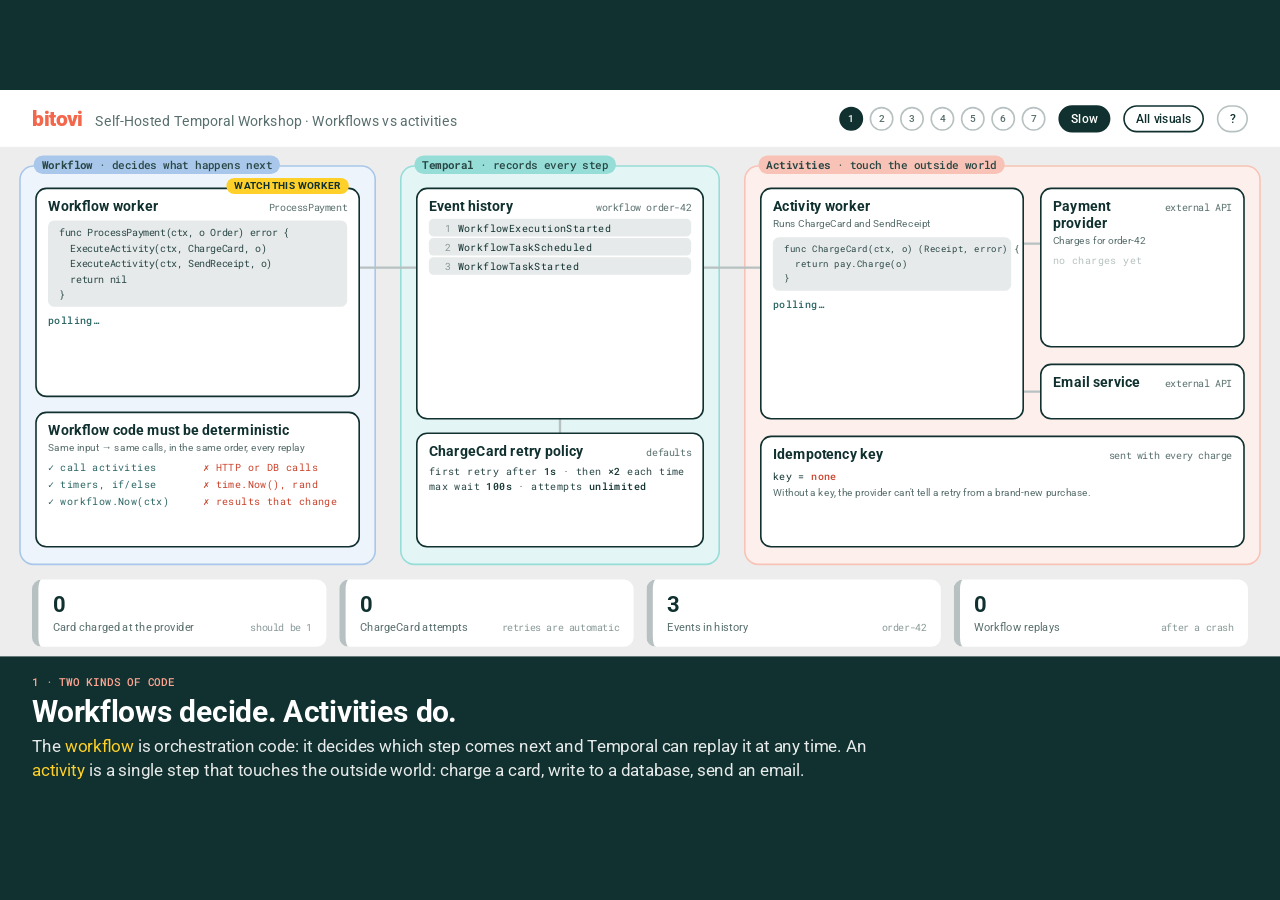
<file: docs/visuals/workflows-vs-activities.html>
<!doctype html>
<html lang="en">
<head>
<meta charset="utf-8">
<meta name="viewport" content="width=device-width, initial-scale=1">
<title>Workflows vs Activities</title>
<link rel="preconnect" href="https://fonts.googleapis.com">
<link rel="preconnect" href="https://fonts.gstatic.com" crossorigin>
<link href="https://fonts.googleapis.com/css2?family=Roboto:wght@400;500;700;900&family=Roboto+Mono:wght@400;500&display=swap" rel="stylesheet">
<style>
  /* Bitovi Brand Identity Guidelines v1.1 palette; Roboto is the guideline's
     Google alternate for Garnett / Acumin Pro. Matches the other workshop visuals. */
  :root {
    --b-red: #F3684C;
    --b-dark-green: #10312F;
    --b-dark-green-90: #284644;
    --b-dark-green-70: #586F6D;
    --b-dark-green-50: #879897;
    --b-dark-green-30: #B7C1C1;
    --b-dark-green-10: #E7EAEA;
    --b-off-white: #EDEDED;
    --b-white: #FFFFFF;
    --b-pink: #FFA593;
    --b-yellow: #FFD029;
    --b-yellow-ext: #FFF2C2;
    --b-light-blue: #A9C7EA;
    --b-green: #2A6562;
    --b-red-tint: #FDE9E5;
    --bad: #C8402A;

    /* One tint per boundary: workflow code / Temporal / the outside world */
    --zone-wf-bg: #EEF4FB;  --zone-wf-line: var(--b-light-blue);
    --zone-t-bg: #E3F6F5;   --zone-t-line: #96DDD8;
    --zone-ext-bg: #FDF0EC; --zone-ext-line: #F8C3B6;

    --font: "Roboto", "Helvetica Neue", Arial, sans-serif;
    --mono: "Roboto Mono", ui-monospace, Menlo, monospace;
  }
  * { box-sizing: border-box; }
  html, body { margin: 0; height: 100%; }
  body { background: var(--b-dark-green); color: var(--b-dark-green); font-family: var(--font); overflow: hidden; }
  #app { position: absolute; left: 0; top: 0; width: 1600px; height: 900px; transform-origin: 0 0; background: var(--b-off-white); overflow: hidden; }

  header {
    position: absolute; left: 0; top: 0; width: 1600px; height: 72px;
    display: flex; align-items: center; justify-content: space-between;
    padding: 0 40px; background: var(--b-white); border-bottom: 1px solid var(--b-dark-green-10);
  }
  .brand { display: flex; align-items: baseline; gap: 16px; }
  .brand .wordmark { font-weight: 900; font-size: 26px; color: var(--b-red); letter-spacing: -0.5px; }
  .brand .deck { font-size: 18px; color: var(--b-dark-green-70); }
  .nav { display: flex; align-items: center; gap: 16px; }
  .dots { display: flex; gap: 8px; }
  .dot {
    width: 30px; height: 30px; border-radius: 50%; border: 2px solid var(--b-dark-green-30);
    background: transparent; color: var(--b-dark-green-70); font: 500 13px var(--font); cursor: pointer; padding: 0;
  }
  .dot.on { background: var(--b-dark-green); border-color: var(--b-dark-green); color: var(--b-white); }
  .iconbtn {
    border: 2px solid var(--b-dark-green-30); background: transparent; border-radius: 999px;
    font: 500 15px var(--font); color: var(--b-dark-green); padding: 6px 14px; cursor: pointer;
  }
  .iconbtn.on { background: var(--b-dark-green); border-color: var(--b-dark-green); color: var(--b-white); }

  /* ---------- stage ---------- */
  #stage { position: absolute; left: 0; top: 72px; width: 1600px; height: 540px; }
  #wires { position: absolute; inset: 0; z-index: 1; width: 1600px; height: 540px; pointer-events: none; }
  .zone { position: absolute; z-index: 0; border: 2px solid; border-radius: 18px; }
  .zone.wf { background: var(--zone-wf-bg); border-color: var(--zone-wf-line); }
  .zone.t { background: var(--zone-t-bg); border-color: var(--zone-t-line); }
  .zone.ext { background: var(--zone-ext-bg); border-color: var(--zone-ext-line); }
  .zone-label {
    position: absolute; top: -14px; left: 16px; padding: 2px 10px; border-radius: 999px;
    font: 500 14px var(--mono); color: var(--b-dark-green-90); white-space: nowrap;
  }
  .zone.wf .zone-label { background: var(--zone-wf-line); }
  .zone.t .zone-label { background: var(--zone-t-line); }
  .zone.ext .zone-label { background: var(--zone-ext-line); }

  .box {
    position: absolute; z-index: 2; background: var(--b-white); border: 2px solid var(--b-dark-green); border-radius: 14px;
    padding: 10px 14px; transition: box-shadow .25s, border-color .25s, background .25s;
  }
  .box h3 { margin: 0; font-size: 18px; display: flex; justify-content: space-between; align-items: baseline; gap: 8px; }
  .box h3 small { font: 400 12px var(--mono); color: var(--b-dark-green-70); white-space: nowrap; }
  .box .sub { font-size: 13px; color: var(--b-dark-green-70); margin-top: 3px; line-height: 1.35; }
  .box.lit { box-shadow: 0 0 0 5px var(--b-yellow); }
  .box.crashed { border-color: var(--bad); background: var(--b-red-tint); }
  .box.alert-crash { animation: pulse-crash 1.1s ease-in-out infinite; }
  .box.alert-watch { animation: pulse-watch 1.1s ease-in-out infinite; }
  @keyframes pulse-crash { 0%, 100% { box-shadow: 0 0 0 4px rgba(200,64,42,.9); } 50% { box-shadow: 0 0 0 14px rgba(200,64,42,.25); } }
  @keyframes pulse-watch { 0%, 100% { box-shadow: 0 0 0 4px var(--b-yellow); } 50% { box-shadow: 0 0 0 14px rgba(255,208,41,.35); } }
  @media (prefers-reduced-motion: reduce) { .box.alert-crash, .box.alert-watch { animation: none; box-shadow: 0 0 0 6px var(--b-yellow); } }
  .flag {
    position: absolute; top: -14px; right: 12px; padding: 3px 10px; border-radius: 999px; display: none;
    font: 700 12px var(--font); letter-spacing: .6px; text-transform: uppercase;
  }
  .alert-crash > .flag { display: block; background: var(--bad); color: var(--b-white); }
  .alert-watch > .flag { display: block; background: var(--b-yellow); color: var(--b-dark-green); }

  .status { margin-top: 8px; font: 500 13px var(--mono); color: var(--b-green); min-height: 18px; line-height: 1.4; }
  .status.warn { color: var(--bad); }
  .code {
    margin-top: 8px; background: var(--b-dark-green-10); border-radius: 8px; padding: 6px 0;
    font: 400 12px/1.6 var(--mono); color: var(--b-dark-green-90);
  }
  .code div { padding: 0 10px; white-space: pre; border-left: 4px solid transparent; display: flex; justify-content: space-between; }
  .code div.on { background: var(--b-yellow-ext); border-left-color: var(--b-yellow); color: var(--b-dark-green); }
  .code div.badline { background: var(--b-red-tint); border-left-color: var(--bad); color: var(--bad); }
  .code div.goodline { background: #DDF3EF; border-left-color: var(--b-green); }
  .code .tag { font: 500 11px var(--mono); color: var(--b-green); }
  .code .badline .tag { color: var(--bad); }

  .rules { margin-top: 6px; display: grid; grid-template-columns: 1fr 1fr; gap: 3px 14px; font: 400 12.5px/1.5 var(--mono); }
  .rules .y { color: var(--b-green); }
  .rules .n { color: var(--bad); }

  #events { margin-top: 6px; display: flex; flex-direction: column; gap: 2px; }
  #actCode { font-size: 11.5px; }
  .ev {
    display: flex; gap: 8px; align-items: center; height: 22px; padding: 0 8px; border-radius: 6px;
    font: 400 12.5px var(--mono); background: var(--b-dark-green-10); color: var(--b-dark-green);
  }
  .ev .n { width: 20px; text-align: right; color: var(--b-dark-green-50); font-variant-numeric: tabular-nums; }
  .ev .d { margin-left: auto; color: var(--b-dark-green-70); font-size: 11.5px; }
  .ev.flash { background: var(--b-yellow-ext); }
  .ev.pending { background: transparent; border: 1.5px dashed var(--b-dark-green-50); color: var(--b-dark-green-70); }
  .ev.read { box-shadow: inset 4px 0 0 var(--b-green); }
  .more { font: 400 11.5px var(--mono); color: var(--b-dark-green-50); height: 16px; }

  .policy { margin-top: 6px; font: 400 12.5px/1.55 var(--mono); color: var(--b-dark-green-90); }
  .policy b { font-weight: 500; color: var(--b-dark-green); }
  .attempts { margin-top: 6px; display: flex; gap: 6px; flex-wrap: wrap; }
  .att { font: 500 12px var(--mono); border-radius: 999px; padding: 3px 10px; background: var(--b-dark-green-10); }
  .att.fail { background: var(--b-red-tint); color: var(--bad); border: 1.5px solid var(--bad); }
  .att.ok { background: #DDF3EF; color: var(--b-green); border: 1.5px solid var(--b-green); }
  .att.wait { background: var(--b-yellow-ext); border: 1.5px dashed #C9A100; }

  .ledger { margin-top: 8px; display: flex; flex-direction: column; gap: 4px; }
  .lrow { font: 400 12.5px var(--mono); border-radius: 6px; padding: 4px 8px; background: var(--b-dark-green-10); display: flex; justify-content: space-between; animation: drop .35s ease-out; }
  .lrow.dup { background: var(--b-red-tint); color: var(--bad); border: 1.5px solid var(--bad); font-weight: 500; }
  .lrow.same { background: transparent; border: 1.5px dashed var(--b-dark-green-50); color: var(--b-dark-green-70); }
  .empty { font: 400 12.5px var(--mono); color: var(--b-dark-green-30); margin-top: 8px; }
  @keyframes drop { from { transform: translateY(-8px); opacity: 0; } }
  .keyline { margin-top: 8px; font: 400 13px var(--mono); }
  .keyline b { font-weight: 500; }
  .keyline .none { color: var(--bad); font-weight: 500; }
  .keyline .set { color: var(--b-green); font-weight: 500; }

  .packet {
    position: absolute; left: 0; top: 0; z-index: 5; transform: translate(-50%, -50%);
    font: 500 12.5px var(--mono); padding: 5px 10px; border-radius: 999px; white-space: nowrap;
    box-shadow: 0 2px 6px rgba(16,49,47,.25); pointer-events: none;
  }
  .packet.req { background: var(--b-dark-green); color: var(--b-white); }
  .packet.task { background: var(--b-light-blue); color: var(--b-dark-green); border: 2px solid var(--b-dark-green); }
  .packet.resp { background: var(--b-white); color: var(--b-dark-green); border: 2px solid var(--b-dark-green); }
  .packet.ext { background: var(--b-pink); color: var(--b-dark-green); border: 2px solid var(--b-dark-green); }
  .packet.write { background: var(--b-yellow); color: var(--b-dark-green); }
  .packet.read { background: var(--b-green); color: var(--b-white); }
  .packet.fail { background: var(--bad); color: var(--b-white); }

  #metrics {
    position: absolute; left: 0; top: 612px; width: 1600px; height: 84px;
    display: grid; grid-template-columns: repeat(4, 1fr); gap: 16px; padding: 0 40px;
  }
  .tile {
    background: var(--b-white); border-radius: 12px; padding: 10px 18px;
    display: flex; flex-direction: column; justify-content: center; border-left: 8px solid var(--b-dark-green-30);
  }
  .tile .v { font-size: 28px; font-weight: 700; line-height: 1; font-variant-numeric: tabular-nums; }
  .tile .l { font-size: 14px; color: var(--b-dark-green-70); margin-top: 5px; display: flex; justify-content: space-between; gap: 8px; }
  .tile .l code { font: 400 12px var(--mono); color: var(--b-dark-green-50); }
  .tile.bad { border-left-color: var(--bad); }
  .tile.bad .v { color: var(--bad); }
  .tile.ok { border-left-color: var(--b-green); }
  .tile.hl { border-left-color: var(--b-yellow); }

  #caption {
    position: absolute; left: 0; top: 708px; width: 1600px; height: 192px;
    background: var(--b-dark-green); color: var(--b-white); padding: 22px 40px; display: flex; gap: 40px;
  }
  #caption .text { flex: 1 1 auto; min-width: 0; }
  #caption .kicker { font: 500 14px var(--mono); color: var(--b-pink); letter-spacing: .5px; text-transform: uppercase; display: flex; gap: 14px; }
  #caption .kicker .hint { color: var(--b-dark-green-50); text-transform: none; letter-spacing: 0; }
  #caption h2 { margin: 6px 0 8px; font-size: 38px; font-weight: 700; letter-spacing: -.5px; }
  #caption p { margin: 0; font-size: 21px; line-height: 1.4; color: var(--b-dark-green-10); max-width: 1100px; }
  #caption p em { font-style: normal; color: var(--b-yellow); }
  #caption code { font-family: var(--mono); font-size: .9em; }
  .cards { display: grid; grid-template-columns: repeat(4, 1fr); gap: 14px; margin-top: 4px; }
  .card { background: var(--b-dark-green-90); border-radius: 12px; padding: 12px 14px; }
  .card h3 { margin: 0 0 4px; font-size: 18px; }
  .card p { font-size: 14.5px !important; line-height: 1.35 !important; }

  .overlay { position: absolute; inset: 0; background: rgba(16,49,47,.82); display: none; align-items: center; justify-content: center; z-index: 20; }
  .overlay.show { display: flex; }
  .panel { background: var(--b-white); border-radius: 16px; padding: 28px 34px; width: 1000px; max-height: 780px; overflow: auto; font-size: 18px; line-height: 1.5; }
  .panel h3 { margin: 0 0 12px; font-size: 24px; }
  .panel kbd { font: 500 14px var(--mono); background: var(--b-dark-green-10); border-radius: 6px; padding: 2px 8px; }
  .panel code { font: 400 15px var(--mono); }
  .panel ul { margin: 0; padding-left: 22px; }
  .panel .keys { display: grid; grid-template-columns: 220px 1fr; gap: 8px 16px; }
  #paused {
    position: absolute; left: 40px; top: 84px; z-index: 6; display: none;
    font: 700 13px var(--font); letter-spacing: .8px; text-transform: uppercase;
    background: var(--b-yellow); border-radius: 999px; padding: 4px 12px;
  }
  #paused.show { display: block; }
</style>
<!-- viz-nav:start -->
<style>
  .viz-btn { border: 2px solid var(--b-dark-green); background: transparent; border-radius: 999px;
    font: 500 15px var(--font); color: var(--b-dark-green); padding: 6px 14px; cursor: pointer; }
  .viz-btn.on, .viz-btn:hover { background: var(--b-dark-green); color: var(--b-white); }
  .viz-menu { position: absolute; top: 78px; right: 40px; z-index: 30; width: 520px; background: var(--b-white);
    border: 2px solid var(--b-dark-green); border-radius: 16px; padding: 14px; box-shadow: 0 12px 32px rgba(16,49,47,.25); }
  .viz-menu[hidden] { display: none; }
  .viz-menu .viz-head { display: flex; justify-content: space-between; align-items: baseline; padding: 2px 8px 10px;
    font: 700 16px var(--font); color: var(--b-dark-green); }
  .viz-menu .viz-head span { font: 400 12px var(--mono); color: var(--b-dark-green-70); }
  .viz-menu a { display: grid; grid-template-columns: 26px 1fr; gap: 0 10px; padding: 9px 10px; border-radius: 10px;
    text-decoration: none; color: var(--b-dark-green); }
  .viz-menu a:hover, .viz-menu a:focus-visible { background: var(--b-dark-green-10); outline: none; }
  .viz-menu a.current { background: var(--b-dark-green); color: var(--b-white); }
  .viz-menu a .n { grid-row: span 2; font: 500 13px var(--mono); color: var(--b-dark-green-50); padding-top: 2px; }
  .viz-menu a.current .n, .viz-menu a.current small { color: var(--b-dark-green-30); }
  .viz-menu a b { font: 700 15px var(--font); }
  .viz-menu a small { font: 400 13px var(--font); color: var(--b-dark-green-70); }
  .viz-menu .viz-all { display: block; margin-top: 6px; padding: 8px 10px; font: 500 13px var(--mono); }
</style>
<!-- viz-nav:end -->
</head>
<body>
<div id="app">
  <header>
    <div class="brand"><span class="wordmark">bitovi</span><span class="deck">Self-Hosted Temporal Workshop · Workflows vs activities</span></div>
    <div class="nav">
      <div class="dots" id="dots"></div>
      <button class="iconbtn on" id="slowBtn" title="Half speed, on by default (D)">Slow</button>
      <!-- viz-nav:start --><button class="viz-btn" id="vizBtn" title="All visuals (M)" aria-haspopup="true" aria-controls="vizMenu">All visuals</button><!-- viz-nav:end -->
      <button class="iconbtn" id="helpBtn" title="Keyboard shortcuts (?)">?</button>
    </div>
  </header>

  <div id="stage">
    <svg id="wires"></svg>

    <div class="zone wf" style="left:24px; top:22px; width:446px; height:500px"><span class="zone-label"><b>Workflow</b> · decides what happens next</span></div>
    <div class="zone t" style="left:500px; top:22px; width:400px; height:500px"><span class="zone-label"><b>Temporal</b> · records every step</span></div>
    <div class="zone ext" style="left:930px; top:22px; width:646px; height:500px"><span class="zone-label"><b>Activities</b> · touch the outside world</span></div>

    <div class="box" id="wfBox">
      <span class="flag" id="wfFlag"></span>
      <h3>Workflow worker<small>ProcessPayment</small></h3>
      <div class="code" id="wfCode"></div>
      <div class="status" id="wfStatus"></div>
    </div>

    <div class="box" id="rulesBox">
      <h3>Workflow code must be deterministic</h3>
      <div class="sub">Same input → same calls, in the same order, every replay</div>
      <div class="rules">
        <span class="y">✓ call activities</span><span class="n">✗ HTTP or DB calls</span>
        <span class="y">✓ timers, if/else</span><span class="n">✗ time.Now(), rand</span>
        <span class="y">✓ workflow.Now(ctx)</span><span class="n">✗ results that change</span>
      </div>
    </div>

    <div class="box" id="histBox">
      <h3>Event history<small>workflow order-42</small></h3>
      <div id="events"></div>
    </div>

    <div class="box" id="retryBox">
      <span class="flag" id="retryFlag"></span>
      <h3>ChargeCard retry policy<small>defaults</small></h3>
      <div class="policy">first retry after <b>1s</b> · then <b>×2</b> each time<br>max wait <b>100s</b> · attempts <b>unlimited</b></div>
      <div class="attempts" id="attempts"></div>
    </div>

    <div class="box" id="actBox">
      <span class="flag" id="actFlag"></span>
      <h3>Activity worker</h3>
      <div class="sub">Runs ChargeCard and SendReceipt</div>
      <div class="code" id="actCode"></div>
      <div class="status" id="actStatus"></div>
    </div>

    <div class="box" id="payBox">
      <h3>Payment provider<small>external API</small></h3>
      <div class="sub">Charges for order-42</div>
      <div id="ledger"></div>
    </div>

    <div class="box" id="mailBox">
      <h3>Email service<small>external API</small></h3>
      <div class="status" id="mailStatus"></div>
    </div>

    <div class="box" id="keyBox">
      <h3>Idempotency key<small>sent with every charge</small></h3>
      <div class="keyline" id="keyLine"></div>
      <div class="sub" id="keySub"></div>
    </div>
  </div>
  <div id="paused">Paused · P to resume</div>

  <div id="metrics">
    <div class="tile" id="mCharges"><div class="v">0</div><div class="l">Card charged at the provider <code>should be 1</code></div></div>
    <div class="tile" id="mAttempts"><div class="v">0</div><div class="l">ChargeCard attempts <code>retries are automatic</code></div></div>
    <div class="tile" id="mEvents"><div class="v">0</div><div class="l">Events in history <code>order-42</code></div></div>
    <div class="tile" id="mReplays"><div class="v">0</div><div class="l">Workflow replays <code>after a crash</code></div></div>
  </div>

  <div id="caption"></div>

  <!-- viz-nav:start --><div class="viz-menu" id="vizMenu" hidden><div class="viz-head">Workshop visuals<span>M to open · Esc to close</span></div><a href="request-flow.html"><span class="n">1</span><b>Request flow</b><small>One workflow and one activity through Frontend, History, Matching and the database.</small></a><a href="workflows-vs-activities.html" class="current" aria-current="page"><span class="n">2</span><b>Workflows vs activities</b><small>What re-runs after a failure, idempotency keys, and determinism.</small></a><a href="task-queue-separation.html"><span class="n">3</span><b>Task queue separation</b><small>Slow activities holding worker slots, and why separate queues fix it.</small></a><a href="history-shards.html"><span class="n">4</span><b>History shards</b><small>The shards ÷ write-latency ceiling, scaling History, and hot shards.</small></a><a href="failover-versioning.html"><span class="n">5</span><b>Failover versions</b><small>How multi-cluster replication versions events and resolves conflicts.</small></a><a href="codec-server.html"><span class="n">6</span><b>Codec server</b><small>Data residency, the payload codec, and what the codec server is for.</small></a><a href="zero-downtime-upgrade.html"><span class="n">7</span><b>Zero-downtime upgrade</b><small>Schema, server, handover, then the other cluster.</small></a><!-- viz-nav:end -->
  <div class="overlay" id="help"><div class="panel">
    <h3>Presenter keys</h3>
    <div class="keys">
      <span><kbd>→</kbd> <kbd>Space</kbd> <kbd>PgDn</kbd></span><span>Next step (finishes the current animation first)</span>
      <span><kbd>←</kbd> <kbd>PgUp</kbd></span><span>Previous step</span>
      <span><kbd>1</kbd>–<kbd>7</kbd></span><span>Jump to step</span>
      <span><kbd>R</kbd></span><span>Replay the current step</span>
      <span><kbd>P</kbd></span><span>Pause / resume</span>
      <span><kbd>D</kbd></span><span>Toggle half speed (on by default)</span>
      <span><kbd>N</kbd></span><span>Presenter notes for this step</span>
      <span><kbd>M</kbd></span><span>All visuals menu</span>
      <span><kbd>F</kbd></span><span>Fullscreen</span>
      <span><kbd>Esc</kbd></span><span>Close this panel</span>
    </div>
  </div></div>
  <div class="overlay" id="notes"><div class="panel" id="notesBody"></div></div>
</div>

<script>
(() => {
  "use strict";

  // ------------------------------------------------------------------
  // Boxes and wire routes (virtual px on the 1600x540 stage)
  // ------------------------------------------------------------------
  const BOX = {
    wf:    { el: "wfBox",    x: 44,   y: 50,  w: 406, h: 262 },
    rules: { el: "rulesBox", x: 44,   y: 330, w: 406, h: 170 },
    hist:  { el: "histBox",  x: 520,  y: 50,  w: 360, h: 290 },
    retry: { el: "retryBox", x: 520,  y: 356, w: 360, h: 144 },
    act:   { el: "actBox",   x: 950,  y: 50,  w: 330, h: 290 },
    pay:   { el: "payBox",   x: 1300, y: 50,  w: 256, h: 200 },
    mail:  { el: "mailBox",  x: 1300, y: 270, w: 256, h: 70 },
    key:   { el: "keyBox",   x: 950,  y: 360, w: 606, h: 140 },
  };
  for (const k in BOX) {
    const b = BOX[k], el = document.getElementById(b.el);
    Object.assign(el.style, { left: b.x + "px", top: b.y + "px", width: b.w + "px", height: b.h + "px" });
    b.node = el;
  }
  const ROUTES = {
    "wf>hist":   [[450, 150], [520, 150]],
    "hist>act":  [[880, 150], [950, 150]],
    "act>pay":   [[1280, 120], [1300, 120]],
    "act>mail":  [[1280, 305], [1300, 305]],
    "hist>retry":[[700, 340], [700, 356]],
  };
  function route(from, to) {
    if (ROUTES[from + ">" + to]) return ROUTES[from + ">" + to];
    return ROUTES[to + ">" + from].slice().reverse();
  }
  const wires = document.getElementById("wires");
  function drawWires(active) {
    const act = active ? (ROUTES[active[0] + ">" + active[1]] || ROUTES[active[1] + ">" + active[0]]) : null;
    wires.innerHTML = Object.values(ROUTES).map(r =>
      `<polyline points="${r.map(p => p.join(",")).join(" ")}" fill="none" stroke="${r === act ? "#10312F" : "#B7C1C1"}" stroke-width="${r === act ? 4 : 3}" stroke-linecap="round"/>`).join("");
  }

  // ------------------------------------------------------------------
  // Code shown in the worker boxes
  // ------------------------------------------------------------------
  const WF_GOOD = [
    "func ProcessPayment(ctx, o Order) error {",
    "  ExecuteActivity(ctx, ChargeCard, o)",
    "  ExecuteActivity(ctx, SendReceipt, o)",
    "  return nil",
    "}",
  ];
  const WF_BAD = [
    "func ProcessPayment(ctx, o Order) error {",
    "  if time.Now().Hour() < 12 {",
    "    ExecuteActivity(ctx, SendReceipt, o)",
    "  }",
    "  ExecuteActivity(ctx, ChargeCard, o)",
  ];
  const ACT_PLAIN = [
    "func ChargeCard(ctx, o) (Receipt, error) {",
    "  return pay.Charge(o)",
    "}",
  ];
  const ACT_KEYED = [
    "func ChargeCard(ctx, o) (Receipt, error) {",
    "  key := runID + \"/\" + activityID",
    "  return pay.Charge(o, key)",
    "}",
  ];

  // ------------------------------------------------------------------
  // State
  // ------------------------------------------------------------------
  let S;
  function fresh() {
    return {
      events: [], flash: null, read: false,
      wfCode: "good", wfLine: -1, wfTag: {}, wfLineClass: {}, wf: "polling…", wfAlert: null, wfCrashed: false,
      actCode: "plain", actLine: -1, act: "polling…", actAlert: null, actCrashed: false,
      ledger: [], mail: "", attempts: [], retryAlert: null,
      keyed: false, replays: 0, rulesLit: false,
    };
  }
  const ev = (name, d, extra) => Object.assign({ name, d: d || "" }, extra || {});
  const START_EVENTS = [ev("WorkflowExecutionStarted"), ev("WorkflowTaskScheduled"), ev("WorkflowTaskStarted")];

  function paint() {
    // Event history: newest rows at the bottom, older ones summarised.
    const evEl = document.getElementById("events");
    const MAX = 9, list = S.events, hidden = Math.max(0, list.length - MAX);
    evEl.innerHTML = (hidden ? `<div class="more">… ${hidden} earlier event${hidden > 1 ? "s" : ""}</div>` : "") +
      list.slice(hidden).map((e, i) => {
        const n = hidden + i + 1;
        const cls = "ev" + (e.pending ? " pending" : "") + (S.flash && S.flash.includes(n) ? " flash" : "") + (S.read ? " read" : "");
        return `<div class="${cls}"><span class="n">${n}</span>${e.name}<span class="d">${e.pending ? "held until done" : e.d}</span></div>`;
      }).join("");

    const code = (id, lines, on, cls, tags) => {
      document.getElementById(id).innerHTML = lines.map((l, i) =>
        `<div class="${[i === on ? "on" : "", cls[i] || ""].join(" ")}"><span>${l.replace(/</g, "&lt;")}</span><span class="tag">${tags[i] || ""}</span></div>`).join("");
    };
    code("wfCode", S.wfCode === "bad" ? WF_BAD : WF_GOOD, S.wfLine, S.wfLineClass, S.wfTag);
    code("actCode", S.actCode === "keyed" ? ACT_KEYED : ACT_PLAIN, S.actLine, {}, {});

    const st = (id, text, warn) => { const el = document.getElementById(id); el.textContent = text; el.className = "status" + (warn ? " warn" : ""); };
    st("wfStatus", S.wf, S.wfCrashed || /error/.test(S.wf));
    st("actStatus", S.act, S.actCrashed);
    st("mailStatus", S.mail);
    alert("wf", S.wfAlert, S.wfCrashed, "wfFlag", { crash: "Worker down", watch: "Watch this worker" });
    alert("act", S.actAlert, S.actCrashed, "actFlag", { crash: "Worker crashed", watch: "Watch this worker" });
    alert("retry", S.retryAlert, false, "retryFlag", { watch: "Retrying" });
    BOX.rules.node.classList.toggle("lit", S.rulesLit);

    document.getElementById("attempts").innerHTML = S.attempts.map(a => `<span class="att ${a.cls}">${a.label}</span>`).join("");
    document.getElementById("ledger").innerHTML = S.ledger.length
      ? `<div class="ledger">${S.ledger.map(r => `<div class="lrow ${r.cls || ""}"><span>${r.text}</span><span>${r.right || ""}</span></div>`).join("")}</div>`
      : `<div class="empty">no charges yet</div>`;
    document.getElementById("keyLine").innerHTML = S.keyed
      ? `key = <span class="set">run-7f3a/5</span> <span style="color:var(--b-dark-green-50)">(workflow run ID + activity ID)</span>`
      : `key = <span class="none">none</span>`;
    document.getElementById("keySub").textContent = S.keyed
      ? "Same key on every retry. The payment provider sees a repeat and returns the first receipt instead of charging again."
      : "Without a key, the provider can't tell a retry from a brand-new purchase.";

    const charges = S.ledger.filter(r => r.charge).length;
    tile("mCharges", charges, charges > 1 ? "bad" : charges === 1 ? "ok" : "");
    tile("mAttempts", S.attempts.filter(a => a.attempt).length, S.attempts.some(a => a.cls === "fail") ? "hl" : "");
    tile("mEvents", S.events.filter(e => !e.pending).length, S.flash ? "hl" : "");
    tile("mReplays", S.replays, S.replays ? "hl" : "");
    drawWires(cur && cur.hop.from ? [cur.hop.from, cur.hop.to] : null);
  }
  function alert(box, mode, crashed, flagId, text) {
    const n = BOX[box].node;
    n.classList.toggle("crashed", !!crashed);
    n.classList.toggle("alert-crash", mode === "crash");
    n.classList.toggle("alert-watch", mode === "watch");
    document.getElementById(flagId).textContent = mode ? text[mode] || "" : "";
  }
  function tile(id, v, cls) {
    const el = document.getElementById(id);
    el.querySelector(".v").textContent = v;
    el.className = "tile" + (cls ? " " + cls : "");
  }

  // ------------------------------------------------------------------
  // Hops
  // ------------------------------------------------------------------
  const H = (from, to, label, kind, fx, dwell) => ({ from, to, label, kind, fx, dwell });
  const W = (fx, wait) => ({ fx, wait });
  const add = (...evs) => s => { const start = s.events.length + 1; s.events.push(...evs); s.flash = evs.map((_, i) => start + i); };

  // Workflow asks for ChargeCard (events 4–5).
  const SCHEDULE_CHARGE = [
    W(s => { s.wf = "runs ProcessPayment → needs ChargeCard"; s.wfLine = 1; }, 0.8),
    H("wf", "hist", "command: ScheduleActivityTask ChargeCard", "req", add(ev("WorkflowTaskCompleted"), ev("ActivityTaskScheduled", "ChargeCard"))),
  ];
  const chargeAttempt = (n, opts = {}) => [
    H("hist", "act", `ChargeCard · attempt ${n}`, "task", s => {
      s.flash = null; s.act = `ChargeCard attempt ${n}…`; s.actLine = 1;
      s.attempts.push({ label: `attempt ${n} running`, cls: "wait", attempt: true });
      if (!s.events.some(e => e.name === "ActivityTaskStarted" && e.d === "ChargeCard")) s.events.push(ev("ActivityTaskStarted", "ChargeCard", { pending: true }));
    }),
    H("act", "pay", opts.keyed ? "charge $49.99 · key run-7f3a/5" : "charge $49.99", "ext", s => {
      if (opts.keyed && s.ledger.some(r => r.charge)) s.ledger.push({ text: "same key → r-889", right: "no charge", cls: "same" });
      else s.ledger.push({ text: "charged $49.99", right: s.ledger.some(r => r.charge) ? "AGAIN" : "r-889", cls: s.ledger.some(r => r.charge) ? "dup" : "", charge: true });
    }),
  ];
  const chargeOk = n => [
    H("pay", "act", "ok · receipt r-889", "resp", s => { s.act = "ChargeCard returned r-889"; }),
    H("act", "hist", "ActivityTaskCompleted · r-889", "resp", s => {
      const a = s.attempts[s.attempts.length - 1]; a.label = `attempt ${n} ✓`; a.cls = "ok";
      const st = s.events.find(e => e.name === "ActivityTaskStarted" && e.d === "ChargeCard"); st.pending = false; st.d = `attempt ${n}`;
      add(ev("ActivityTaskCompleted", "r-889"), ev("WorkflowTaskScheduled"))(s);
      s.act = "polling…"; s.actLine = -1; s.retryAlert = null;
    }),
  ];
  const RESUME = [
    H("hist", "wf", "workflow task · result r-889", "task", s => { s.flash = null; add(ev("WorkflowTaskStarted"))(s); s.wf = "ChargeCard done → needs SendReceipt"; s.wfLine = 2; }),
  ];
  const SEND_RECEIPT = [
    H("wf", "hist", "command: ScheduleActivityTask SendReceipt", "req", add(ev("WorkflowTaskCompleted"), ev("ActivityTaskScheduled", "SendReceipt"))),
    H("hist", "act", "SendReceipt · attempt 1", "task", s => { s.flash = null; s.act = "SendReceipt…"; }),
    H("act", "mail", "email receipt r-889", "ext", s => { s.mail = "✓ receipt r-889 sent"; }),
    H("act", "hist", "ActivityTaskCompleted", "resp", s => { s.act = "polling…"; add(ev("ActivityTaskStarted", "SendReceipt"), ev("ActivityTaskCompleted", "SendReceipt"), ev("WorkflowTaskScheduled"))(s); }),
    H("hist", "wf", "workflow task", "task", s => { s.flash = null; add(ev("WorkflowTaskStarted"))(s); s.wfLine = 3; s.wf = "reaches return nil"; }),
    H("wf", "hist", "command: CompleteWorkflowExecution", "req", s => { add(ev("WorkflowTaskCompleted"), ev("WorkflowExecutionCompleted"))(s); s.wf = "✓ order-42 complete"; s.wfLine = -1; }),
  ];
  const HAPPY = [...SCHEDULE_CHARGE, ...chargeAttempt(1), ...chargeOk(1), ...RESUME];

  // Crash after ChargeCard finished: replay uses the recorded result.
  const CRASH_AFTER = [
    W(s => { s.wfCrashed = true; s.wfAlert = "crash"; s.wf = "✗ pod killed right after ChargeCard finished"; s.wfLine = -1; }, 2.2),
    W(s => { s.wfCrashed = false; s.wfAlert = "watch"; s.wf = "new pod, empty memory"; }, 1.2),
    H("hist", "wf", "workflow task + full history", "read", s => { s.read = true; s.replays++; s.wf = "replaying from event 1…"; s.wfLine = 1; }),
    W(s => { s.wfTag = { 1: "result from history" }; s.wf = "ChargeCard already completed: not run again"; }, 2.4),
    W(s => { s.read = false; s.wfTag = {}; s.wfAlert = null; s.wfLine = 2; s.wf = "caught up → needs SendReceipt"; }, 1.0),
    ...SEND_RECEIPT,
  ];

  // Crash in the middle of ChargeCard: the charge went through, the result didn't come back.
  const crashMid = keyed => [
    W(s => { s.keyed = keyed; s.actCode = keyed ? "keyed" : "plain"; }, keyed ? 1.2 : 0.2),
    ...SCHEDULE_CHARGE,
    ...chargeAttempt(1, { keyed }),
    W(s => { s.actCrashed = true; s.actAlert = "crash"; s.act = "✗ crashed before reporting the result"; s.actLine = -1; }, 1.8),
    W(s => {
      const a = s.attempts[0]; a.label = "attempt 1 ✗ timed out"; a.cls = "fail";
      s.retryAlert = "watch"; s.attempts.push({ label: "wait 1s", cls: "wait" });
    }, 1.6),
    H("hist", "retry", "Start-To-Close timeout", "fail", s => { s.attempts.pop(); s.attempts.push({ label: "waited 1s", cls: "" }); }),
    W(s => { s.actCrashed = false; s.actAlert = "watch"; s.act = "worker back, polling…"; }, 0.8),
    ...chargeAttempt(2, { keyed }),
    ...chargeOk(2),
    W(s => { s.actAlert = null; }, 0.2),
  ];
  const CRASH_MID = crashMid(false);
  const CRASH_MID_KEYED = crashMid(true);

  // Non-determinism: the replay makes a different call than the history recorded.
  const NONDET = [
    W(s => { s.wfCode = "bad"; s.wfLineClass = { 1: "badline" }; s.wfTag = { 1: "✗ wall clock" }; s.rulesLit = true; s.wf = "first run at 11:58 → SendReceipt first"; }, 2.0),
    W(s => { s.wfCrashed = true; s.wfAlert = "crash"; s.wf = "✗ pod killed at 12:03"; }, 1.6),
    W(s => { s.wfCrashed = false; s.wfAlert = "watch"; s.wf = "new pod replays at 12:04…"; }, 1.0),
    H("hist", "wf", "history: SendReceipt was scheduled first", "read", s => { s.read = true; s.replays++; s.wfLine = 4; }),
    W(s => { s.wf = "✗ non-determinism error: code asked for ChargeCard, history says SendReceipt"; }, 2.6),
    W(s => {
      s.read = false; s.wfAlert = null; s.wfLine = -1;
      s.wfLineClass = { 1: "goodline" }; s.wfTag = { 1: "fix: workflow.Now" };
      s.wf = "fix: workflow.Now(ctx) returns the recorded time on replay";
    }, 0.4),
  ];
  const NONDET_PRIOR = [
    W(s => { s.events.push(ev("WorkflowTaskCompleted"), ev("ActivityTaskScheduled", "SendReceipt")); }),
  ];

  // ------------------------------------------------------------------
  // Story
  // ------------------------------------------------------------------
  const STEPS = [
    {
      kicker: "1 · Two kinds of code",
      title: "Workflows decide. Activities do.",
      body: "The <em>workflow</em> is orchestration code: it decides which step comes next and Temporal can replay it at any time. An <em>activity</em> is a single step that touches the outside world: charge a card, write to a database, send an email.",
      notes: [
        "Karam's question from Temporal 101: \"activities are also part of the workflow… but non-idempotent?\" Yes: the workflow calls them, but they run separately, on a worker, and their results are recorded.",
        "Temporal docs: external interactions (API calls, database queries, LLM calls) belong in activities, which \"execute outside the replay path and are automatically retried.\"",
        "Same order-42 / ChargeCard example as the request-flow and codec visuals.",
      ],
      prior: [], hops: [W(s => { s.wfAlert = "watch"; }, 2.2), W(s => { s.wfAlert = null; s.actAlert = "watch"; }, 2.2), W(s => { s.actAlert = null; }, 0.1)],
      init: s => { s.events = START_EVENTS.slice(); },
    },
    {
      kicker: "2 · The happy path",
      title: "A finished activity's result is saved",
      body: "The workflow asks Temporal to run ChargeCard. The activity worker charges the card once, and the receipt is <em>recorded in the event history</em>. From now on, that result is a fact.",
      notes: [
        "The workflow doesn't call ChargeCard directly. It sends a ScheduleActivityTask command; an activity worker picks it up (see the request-flow visual).",
        "Event 6 (ActivityTaskStarted) is held until the activity finishes, so retries don't each add an event. It records the last attempt.",
      ],
      prior: [], hops: HAPPY,
      init: s => { s.events = START_EVENTS.slice(); },
    },
    {
      kicker: "3 · Failure after an activity",
      title: "If it finished, it doesn't run again",
      body: "The workflow worker dies right after ChargeCard. A new one replays the code from history, finds ChargeCard's result there, so <em>the card isn't charged again</em>, and carries on to SendReceipt.",
      notes: [
        "Karam's second question: \"if the activity passed but it failed after the activity… will the activity run again?\" No.",
        "Phil: \"If it's finished, it will not run again.\" Temporal docs: \"completed Activities will not re-execute as part of a Workflow Replay.\"",
        "Workers normally keep the workflow cached; replay from the full history happens when that cache is gone, as here.",
      ],
      prior: [HAPPY], hops: CRASH_AFTER,
      init: s => { s.events = START_EVENTS.slice(); },
    },
    {
      kicker: "4 · Failure during an activity",
      title: "An unfinished activity runs again from the start",
      body: "The card is charged, then the worker crashes before reporting back. The Start-To-Close timeout fires and the retry policy runs <em>attempt 2</em> from the start. The customer is charged twice.",
      notes: [
        "Karam's first question: \"what happens to the state if it fails at some activity?\" The workflow's state is safe in history; the unfinished activity is retried.",
        "Phil: \"If it was 99% of the way through and it failed, it's going to run again… all of the activity again.\" Correct by default. The exception: an activity can heartbeat progress details, and the next attempt can read them to resume.",
        "This exact crash is the example in Temporal's docs for why activities should be idempotent.",
        "Retry defaults (docs): initial interval 1s, backoff 2.0, max interval 100 × initial, unlimited attempts. Workflows do not retry by default.",
        "Always set a Start-To-Close timeout: it's how Temporal notices an attempt that will never report back.",
      ],
      prior: [], hops: CRASH_MID,
      init: s => { s.events = START_EVENTS.slice(); },
    },
    {
      kicker: "5 · Make activities idempotent",
      title: "Send an idempotency key with the charge",
      body: "Same crash, one change: ChargeCard sends a key built from the <em>workflow run ID + activity ID</em>. It's the same on every retry, so the payment provider recognises attempt 2 and returns the first receipt. One charge.",
      notes: [
        "Temporal docs: \"Temporal recommends that Activities be idempotent.\" Activities run at least once, not exactly once.",
        "Docs suggest the key = Workflow Run ID + Activity ID: stable across retries, unique across executions.",
        "The key is enforced by the service you call (the payment provider, your database's unique constraint), not by Temporal.",
        "Karam's later question about duplicate requests: Temporal dedupes workflow starts (only one open execution per workflow ID), but duplicate side effects inside activities are yours to prevent with keys like this.",
      ],
      prior: [], hops: CRASH_MID_KEYED,
      init: s => { s.events = START_EVENTS.slice(); },
    },
    {
      kicker: "6 · Workflow code must be deterministic",
      title: "Replay must make the same calls",
      body: "This code branches on the wall clock. The replay runs after noon and asks for ChargeCard, but history says SendReceipt came first: a <em>non-determinism error</em>. Use workflow.Now(ctx).",
      notes: [
        "Correction to the Temporal 101 wording: workflows aren't \"idempotent\", they're deterministic. Same input → same sequence of calls, every time the code is replayed.",
        "Temporal docs: workflow code \"can not have inline logic that branches\" on local time or random numbers; SDKs provide time and random APIs whose results are stored in history.",
        "Changing workflow code that has running executions needs versioning for the same reason.",
      ],
      prior: [], hops: NONDET,
      init: s => { s.events = START_EVENTS.slice(); NONDET_PRIOR.forEach(h => h.fx(s)); s.wfCode = "bad"; },
    },
    {
      kicker: "7 · What goes where",
      cards: [
        ["Workflow", "Decides the order of steps. Deterministic and replayed from history. No network or database calls. Doesn't retry by default."],
        ["Activity", "One step with side effects. Runs at least once: retried from the start (1s, ×2, up to 100s, no attempt limit by default). Set a Start-To-Close timeout."],
        ["Your job", "Keep workflow code deterministic. Make activities idempotent: pass a key (run ID + activity ID) to the systems you call."],
        ["Temporal's job", "Retries, timeouts, saving every result, resuming after crashes, one open workflow per ID. You don't write that code."],
      ],
      notes: [
        "Karam's \"does the app team need to build anything?\": the retry, timeout and recovery machinery is free. Idempotent downstream calls and deterministic workflow code are not.",
        "Phil's \"retry policy on the whole workflow\": workflows can have a retry policy, but it's off by default and rarely what you want; retries usually belong on activities.",
      ],
      prior: [HAPPY, CRASH_AFTER], hops: [],
      init: s => { s.events = START_EVENTS.slice(); },
    },
  ];

  // ------------------------------------------------------------------
  // Player
  // ------------------------------------------------------------------
  const stage = document.getElementById("stage");
  let step = 0, queue = [], cur = null, paused = false, slow = true, packetEl = null;

  function goStep(i) {
    step = Math.max(0, Math.min(STEPS.length - 1, i));
    const s = STEPS[step];
    S = fresh();
    if (s.init) s.init(S);
    s.prior.forEach(hops => hops.forEach(h => h.fx && h.fx(S, 1)));
    S.flash = null; S.read = false; S.wfAlert = null; S.actAlert = null; S.retryAlert = null;
    queue = s.hops.slice(); cur = null;
    clearPacket(); paint(); renderCaption();
    [...document.getElementById("dots").children].forEach((d, j) => d.classList.toggle("on", j === step));
    history.replaceState(null, "", "#step" + (step + 1));
    if (document.getElementById("notes").classList.contains("show")) showNotes();
  }
  function clearPacket() {
    if (packetEl) { packetEl.remove(); packetEl = null; }
    for (const k in BOX) BOX[k].node.classList.remove("lit");
  }
  function finishStep() {
    if (cur && cur.hop.fx && !cur.landed) cur.hop.fx(S, 1);
    queue.forEach(h => h.fx && h.fx(S, 1));
    queue = []; cur = null;
    S.wfAlert = S.actAlert = S.retryAlert = null; S.wfCrashed = S.actCrashed = false; S.read = false;
    clearPacket(); paint(); renderCaption();
  }
  const busy = () => !!cur || queue.length > 0;

  function startHop(h) {
    cur = { hop: h, t: 0, landed: false };
    if (h.from) {
      const r = route(h.from, h.to);
      cur.r = r; cur.dur = 0.9;
      packetEl = document.createElement("div");
      packetEl.className = "packet " + h.kind;
      packetEl.textContent = h.label;
      stage.appendChild(packetEl);
      BOX[h.from].node.classList.add("lit");
      paint();
    }
  }
  function update(dt) {
    if (!cur && queue.length) startHop(queue.shift());
    if (!cur) return;
    const h = cur.hop;
    cur.t += dt;
    if (h.from) {
      const p = Math.min(1, cur.t / cur.dur), e = p < .5 ? 2 * p * p : 1 - Math.pow(-2 * p + 2, 2) / 2;
      const [a, b] = [cur.r[0], cur.r[cur.r.length - 1]];
      // Short wires: lift the label above the wire so it stays readable.
      packetEl.style.left = (a[0] + (b[0] - a[0]) * e) + "px";
      packetEl.style.top = (a[1] + (b[1] - a[1]) * e - (a[1] === b[1] ? 18 : 0)) + "px";
      if (p >= 1 && !cur.landed) {
        cur.landed = true;
        BOX[h.from].node.classList.remove("lit");
        BOX[h.to].node.classList.add("lit");
        if (h.fx) h.fx(S, 1);
        paint();
      }
      if (cur.t >= cur.dur + (h.dwell ?? 0.45)) end();
    } else {
      if (!cur.landed) { cur.landed = true; h.fx(S, 1); paint(); }
      if (cur.t >= (h.wait ?? 0.4)) end();
    }
  }
  function end() { clearPacket(); cur = null; paint(); if (!busy()) renderCaption(); }

  function renderCaption() {
    const s = STEPS[step], cap = document.getElementById("caption");
    const hint = busy() ? "" : (step < STEPS.length - 1 ? "<span class=\"hint\">→ next</span>" : "");
    if (s.cards) {
      cap.innerHTML = `<div class="text"><div class="kicker">${s.kicker}${hint}</div>
        <div class="cards">${s.cards.map(([h, p]) => `<div class="card"><h3>${h}</h3><p>${p}</p></div>`).join("")}</div></div>`;
      return;
    }
    cap.innerHTML = `<div class="text"><div class="kicker">${s.kicker}${hint}</div><h2>${s.title}</h2><p>${s.body}</p></div>`;
  }

  // ------------------------------------------------------------------
  // Shell
  // ------------------------------------------------------------------
  const app = document.getElementById("app");
  const dotsEl = document.getElementById("dots");
  STEPS.forEach((s, i) => {
    const b = document.createElement("button");
    b.className = "dot"; b.textContent = i + 1; b.title = s.title || s.kicker;
    b.onclick = () => goStep(i);
    dotsEl.appendChild(b);
  });

  function next() { if (busy()) finishStep(); else goStep(step + 1); }
  function togglePause() { paused = !paused; document.getElementById("paused").classList.toggle("show", paused); }
  function toggleSlow() { slow = !slow; document.getElementById("slowBtn").classList.toggle("on", slow); }
  document.getElementById("slowBtn").onclick = toggleSlow;

  function showNotes() {
    const s = STEPS[step];
    document.getElementById("notesBody").innerHTML = `<h3>Notes · ${s.kicker}</h3><ul>${s.notes.map(n => `<li>${n}</li>`).join("")}</ul>`;
    document.getElementById("notes").classList.add("show");
  }
  const closeOverlays = () => document.querySelectorAll(".overlay").forEach(o => o.classList.remove("show"));
  document.querySelectorAll(".overlay").forEach(o => o.addEventListener("click", closeOverlays));
  document.getElementById("helpBtn").onclick = () => document.getElementById("help").classList.add("show");

  document.addEventListener("keydown", e => {
    const k = e.key;
    if (k === "Escape") return closeOverlays();
    if (k === "?") return document.getElementById("help").classList.add("show");
    if (k === "n" || k === "N") { const n = document.getElementById("notes"); return n.classList.contains("show") ? closeOverlays() : showNotes(); }
    if (k === "f" || k === "F") return document.fullscreenElement ? document.exitFullscreen() : document.documentElement.requestFullscreen?.();
    if (k === "p" || k === "P") return togglePause();
    if (k === "d" || k === "D") return toggleSlow();
    if (k === "r" || k === "R") return goStep(step);
    if (k === "ArrowRight" || k === "PageDown" || k === " ") { e.preventDefault(); next(); }
    else if (k === "ArrowLeft" || k === "PageUp") { e.preventDefault(); goStep(step - 1); }
    else if (k === "Home") goStep(0);
    else if (/^[1-7]$/.test(k)) goStep(Number(k) - 1);
  });

  function fit() {
    const s = Math.min(innerWidth / 1600, innerHeight / 900);
    app.style.transform = `translate(${(innerWidth - 1600 * s) / 2}px, ${(innerHeight - 900 * s) / 2}px) scale(${s})`;
  }
  addEventListener("resize", fit);
  fit();

  // #step3 opens a step (#step=3 also works locally); #ff=N fast-forwards N seconds (handy for screenshots).
  const m = location.hash.match(/step=?(\d)/), ff = location.hash.match(/ff=(\d+)/);
  goStep(m ? Number(m[1]) - 1 : 0);
  if (ff) for (let i = 0; i < Number(ff[1]) * 60; i++) update(1 / 60);

  let last = performance.now();
  function frame(now) {
    const dt = Math.min(0.05, (now - last) / 1000);
    last = now;
    if (!paused) update(slow ? dt / 2 : dt);
    requestAnimationFrame(frame);
  }
  requestAnimationFrame(frame);
})();
</script>
<!-- viz-nav:start -->
<script>
(() => {
  const btn = document.getElementById("vizBtn"), menu = document.getElementById("vizMenu");
  const show = open => {
    menu.hidden = !open;
    btn.classList.toggle("on", open);
    btn.setAttribute("aria-expanded", open);
    if (open) (menu.querySelector("a.current") || menu.querySelector("a")).focus();
  };
  btn.addEventListener("click", e => { e.stopPropagation(); show(menu.hidden); });
  document.addEventListener("click", e => { if (!menu.hidden && !menu.contains(e.target)) show(false); });
  document.addEventListener("keydown", e => {
    if (e.target.tagName === "INPUT") return;
    if (e.key === "m" || e.key === "M") { e.preventDefault(); show(menu.hidden); }
    else if (e.key === "Escape" && !menu.hidden) show(false);
  });
})();
</script>
<!-- viz-nav:end -->
</body>
</html>
</file>
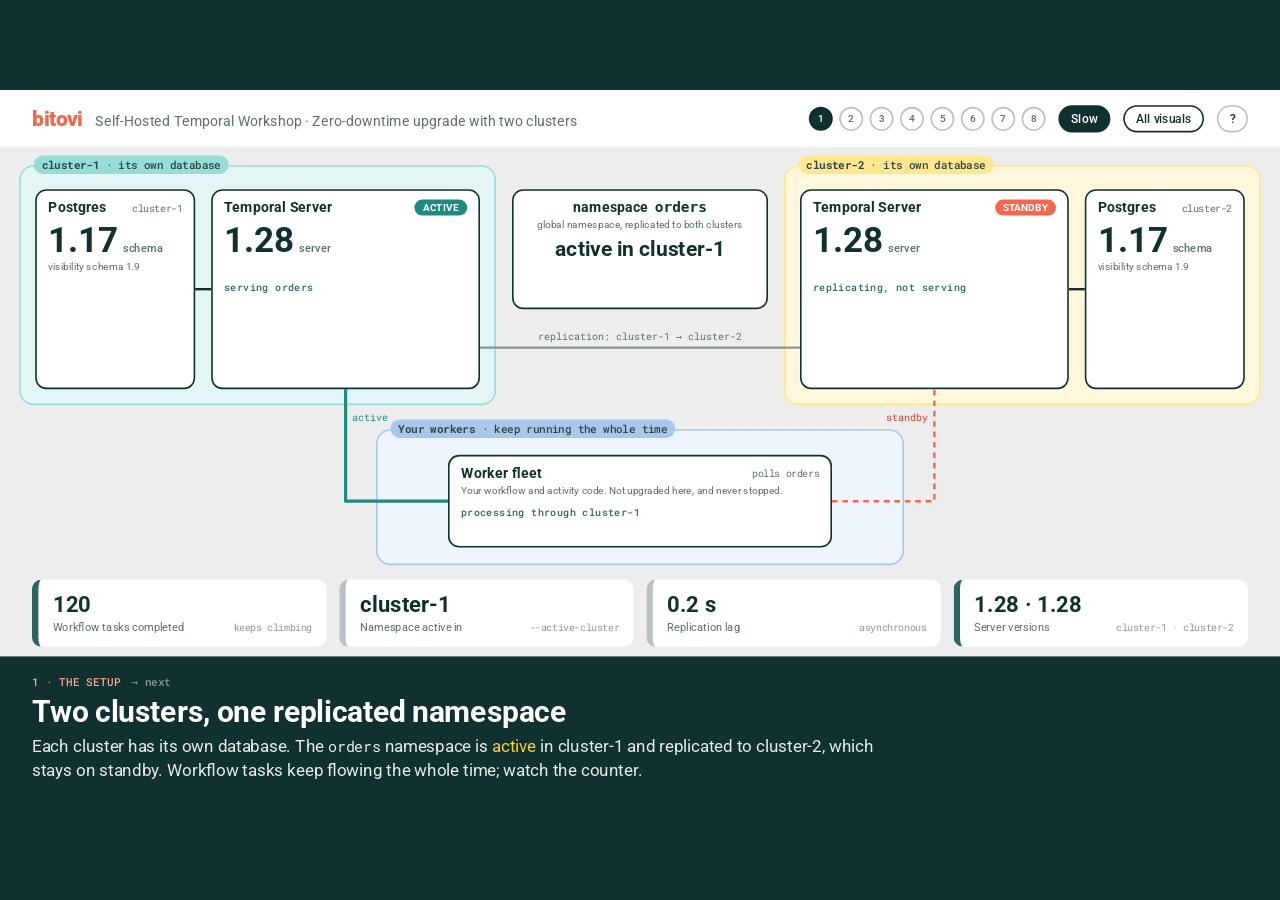
<file: docs/visuals/zero-downtime-upgrade.html>
<!doctype html>
<html lang="en">
<head>
<meta charset="utf-8">
<meta name="viewport" content="width=device-width, initial-scale=1">
<title>Temporal Zero-Downtime Upgrade</title>
<link rel="preconnect" href="https://fonts.googleapis.com">
<link rel="preconnect" href="https://fonts.gstatic.com" crossorigin>
<link href="https://fonts.googleapis.com/css2?family=Roboto:wght@400;500;700;900&family=Roboto+Mono:wght@400;500&display=swap" rel="stylesheet">
<style>
  /* Bitovi Brand Identity Guidelines v1.1 palette; Roboto is the guideline's
     Google alternate for Garnett / Acumin Pro. Matches the other workshop visuals. */
  :root {
    --b-red: #F3684C;
    --b-dark-green: #10312F;
    --b-dark-green-90: #284644;
    --b-dark-green-70: #586F6D;
    --b-dark-green-50: #879897;
    --b-dark-green-30: #B7C1C1;
    --b-dark-green-10: #E7EAEA;
    --b-off-white: #EDEDED;
    --b-white: #FFFFFF;
    --b-pink: #FFA593;
    --b-yellow: #FFD029;
    --b-yellow-ext: #FFF2C2;
    --b-light-blue: #A9C7EA;
    --b-green: #2A6562;
    --b-red-tint: #FDE9E5;
    --bad: #C8402A;

    /* One tint per boundary: cluster-1 / cluster-2 / your workers */
    --zone-c1-bg: #E3F6F5; --zone-c1-line: #96DDD8;
    --zone-c2-bg: #FFF8DC; --zone-c2-line: #FFE68F;
    --zone-wk-bg: #EEF4FB; --zone-wk-line: var(--b-light-blue);
    --active: #1F8A82; --standby: var(--b-red);

    --font: "Roboto", "Helvetica Neue", Arial, sans-serif;
    --mono: "Roboto Mono", ui-monospace, Menlo, monospace;
  }
  * { box-sizing: border-box; }
  html, body { margin: 0; height: 100%; }
  body { background: var(--b-dark-green); color: var(--b-dark-green); font-family: var(--font); overflow: hidden; }
  #app { position: absolute; left: 0; top: 0; width: 1600px; height: 900px; transform-origin: 0 0; background: var(--b-off-white); overflow: hidden; }

  header {
    position: absolute; left: 0; top: 0; width: 1600px; height: 72px;
    display: flex; align-items: center; justify-content: space-between;
    padding: 0 40px; background: var(--b-white); border-bottom: 1px solid var(--b-dark-green-10);
  }
  .brand { display: flex; align-items: baseline; gap: 16px; }
  .brand .wordmark { font-weight: 900; font-size: 26px; color: var(--b-red); letter-spacing: -0.5px; }
  .brand .deck { font-size: 18px; color: var(--b-dark-green-70); }
  .nav { display: flex; align-items: center; gap: 16px; }
  .dots { display: flex; gap: 8px; }
  .dot {
    width: 30px; height: 30px; border-radius: 50%; border: 2px solid var(--b-dark-green-30);
    background: transparent; color: var(--b-dark-green-70); font: 500 13px var(--font); cursor: pointer; padding: 0;
  }
  .dot.on { background: var(--b-dark-green); border-color: var(--b-dark-green); color: var(--b-white); }
  .iconbtn {
    border: 2px solid var(--b-dark-green-30); background: transparent; border-radius: 999px;
    font: 500 15px var(--font); color: var(--b-dark-green); padding: 6px 14px; cursor: pointer;
  }
  .iconbtn.on { background: var(--b-dark-green); border-color: var(--b-dark-green); color: var(--b-white); }

  /* ---------- stage ---------- */
  #stage { position: absolute; left: 0; top: 72px; width: 1600px; height: 540px; }
  #wires { position: absolute; inset: 0; z-index: 1; width: 1600px; height: 540px; pointer-events: none; }
  .zone { position: absolute; z-index: 0; border: 2px solid; border-radius: 18px; }
  .zone.c1 { background: var(--zone-c1-bg); border-color: var(--zone-c1-line); }
  .zone.c2 { background: var(--zone-c2-bg); border-color: var(--zone-c2-line); }
  .zone.wk { background: var(--zone-wk-bg); border-color: var(--zone-wk-line); }
  .zone-label {
    position: absolute; top: -14px; left: 16px; padding: 2px 10px; border-radius: 999px;
    font: 500 14px var(--mono); color: var(--b-dark-green-90); white-space: nowrap;
  }
  .zone.c1 .zone-label { background: var(--zone-c1-line); }
  .zone.c2 .zone-label { background: var(--zone-c2-line); }
  .zone.wk .zone-label { background: var(--zone-wk-line); }

  .box {
    position: absolute; z-index: 2; background: var(--b-white); border: 2px solid var(--b-dark-green); border-radius: 14px;
    padding: 10px 14px; transition: box-shadow .25s, border-color .25s;
  }
  .box h3 { margin: 0; font-size: 18px; display: flex; justify-content: space-between; align-items: center; gap: 8px; }
  .box h3 small { font: 400 12px var(--mono); color: var(--b-dark-green-70); white-space: nowrap; }
  .box .sub { font-size: 13px; color: var(--b-dark-green-70); margin-top: 3px; line-height: 1.35; }
  .box.watch { animation: pulse 1.1s ease-in-out infinite; }
  @keyframes pulse { 0%, 100% { box-shadow: 0 0 0 4px var(--b-yellow); } 50% { box-shadow: 0 0 0 14px rgba(255,208,41,.35); } }
  @media (prefers-reduced-motion: reduce) { .box.watch { animation: none; box-shadow: 0 0 0 6px var(--b-yellow); } }
  .flag {
    position: absolute; top: -14px; right: 12px; padding: 3px 10px; border-radius: 999px; display: none;
    font: 700 12px var(--font); letter-spacing: .6px; text-transform: uppercase; background: var(--b-yellow); color: var(--b-dark-green);
  }
  .box.watch > .flag { display: block; }

  .ver { margin-top: 8px; font-size: 44px; font-weight: 700; line-height: 1; font-variant-numeric: tabular-nums; }
  .ver small { font-size: 14px; font-weight: 500; color: var(--b-dark-green-70); margin-left: 6px; }
  .role { font: 700 12px var(--font); letter-spacing: .6px; text-transform: uppercase; padding: 3px 10px; border-radius: 999px; color: var(--b-white); }
  .role.active { background: var(--active); }
  .role.standby { background: var(--standby); }
  .bar { margin-top: 10px; height: 10px; border-radius: 999px; background: var(--b-dark-green-10); overflow: hidden; visibility: hidden; }
  .bar.on { visibility: visible; }
  .bar i { display: block; height: 100%; width: 0; background: var(--b-yellow); }
  .status { margin-top: 8px; font: 500 13px var(--mono); color: var(--b-green); min-height: 18px; line-height: 1.4; }

  #nsBox { text-align: center; }
  #nsBox h3 { justify-content: center; }
  #nsBox .where { margin-top: 6px; font-size: 26px; font-weight: 700; }
  #nsBox .where.c1 { color: var(--active); }
  #nsBox .where.c2 { color: var(--active); }
  .pause {
    display: none; margin-top: 8px; padding: 4px 10px; border-radius: 999px; background: var(--b-yellow); font: 700 12px var(--font);
    letter-spacing: .5px; text-transform: uppercase;
  }
  .pause.on { display: inline-block; }

  .packet {
    position: absolute; left: 0; top: 0; z-index: 5; transform: translate(-50%, -50%);
    font: 500 11px var(--mono); padding: 3px 8px; border-radius: 999px; white-space: nowrap;
    box-shadow: 0 2px 5px rgba(16,49,47,.25); pointer-events: none;
  }
  .packet.task { background: var(--b-light-blue); color: var(--b-dark-green); border: 1.5px solid var(--b-dark-green); }
  .packet.result { background: var(--b-white); color: var(--b-dark-green); border: 1.5px solid var(--b-dark-green); }
  .packet.repl { background: var(--b-yellow); color: var(--b-dark-green); }

  #metrics {
    position: absolute; left: 0; top: 612px; width: 1600px; height: 84px;
    display: grid; grid-template-columns: repeat(4, 1fr); gap: 16px; padding: 0 40px;
  }
  .tile {
    background: var(--b-white); border-radius: 12px; padding: 10px 18px;
    display: flex; flex-direction: column; justify-content: center; border-left: 8px solid var(--b-dark-green-30);
  }
  .tile .v { font-size: 28px; font-weight: 700; line-height: 1; font-variant-numeric: tabular-nums; }
  .tile .l { font-size: 14px; color: var(--b-dark-green-70); margin-top: 5px; display: flex; justify-content: space-between; gap: 8px; }
  .tile .l code { font: 400 12px var(--mono); color: var(--b-dark-green-50); }
  .tile.ok { border-left-color: var(--b-green); }
  .tile.warn { border-left-color: var(--b-yellow); }

  #caption {
    position: absolute; left: 0; top: 708px; width: 1600px; height: 192px;
    background: var(--b-dark-green); color: var(--b-white); padding: 22px 40px; display: flex; gap: 40px;
  }
  #caption .text { flex: 1 1 auto; min-width: 0; }
  #caption .kicker { font: 500 14px var(--mono); color: var(--b-pink); letter-spacing: .5px; text-transform: uppercase; display: flex; gap: 14px; }
  #caption .kicker .hint { color: var(--b-dark-green-50); text-transform: none; letter-spacing: 0; }
  #caption h2 { margin: 6px 0 8px; font-size: 38px; font-weight: 700; letter-spacing: -.5px; }
  #caption p { margin: 0; font-size: 21px; line-height: 1.4; color: var(--b-dark-green-10); max-width: 1080px; }
  #caption p em { font-style: normal; color: var(--b-yellow); }
  #caption code { font-family: var(--mono); font-size: .9em; }
  #caption pre {
    flex: 0 0 520px; margin: -8px 0; background: var(--b-dark-green-90); border-radius: 12px;
    padding: 12px 16px; font: 400 13px/1.5 var(--mono); color: var(--b-white); overflow: hidden; white-space: pre-wrap;
  }
  #caption pre .c { color: var(--b-dark-green-30); }
  .cards { display: grid; grid-template-columns: repeat(4, 1fr); gap: 14px; margin-top: 4px; }
  .card { background: var(--b-dark-green-90); border-radius: 12px; padding: 12px 14px; }
  .card h3 { margin: 0 0 4px; font-size: 18px; }
  .card p { font-size: 14.5px !important; line-height: 1.35 !important; }
  .card code { font-size: 12.5px !important; }

  .overlay { position: absolute; inset: 0; background: rgba(16,49,47,.82); display: none; align-items: center; justify-content: center; z-index: 20; }
  .overlay.show { display: flex; }
  .panel { background: var(--b-white); border-radius: 16px; padding: 28px 34px; width: 1000px; max-height: 780px; overflow: auto; font-size: 18px; line-height: 1.5; }
  .panel h3 { margin: 0 0 12px; font-size: 24px; }
  .panel kbd { font: 500 14px var(--mono); background: var(--b-dark-green-10); border-radius: 6px; padding: 2px 8px; }
  .panel code { font: 400 15px var(--mono); }
  .panel ul { margin: 0; padding-left: 22px; }
  .panel .keys { display: grid; grid-template-columns: 220px 1fr; gap: 8px 16px; }
  #paused {
    position: absolute; left: 40px; top: 84px; z-index: 6; display: none;
    font: 700 13px var(--font); letter-spacing: .8px; text-transform: uppercase;
    background: var(--b-yellow); border-radius: 999px; padding: 4px 12px;
  }
  #paused.show { display: block; }
</style>
<!-- viz-nav:start -->
<style>
  .viz-btn { border: 2px solid var(--b-dark-green); background: transparent; border-radius: 999px;
    font: 500 15px var(--font); color: var(--b-dark-green); padding: 6px 14px; cursor: pointer; }
  .viz-btn.on, .viz-btn:hover { background: var(--b-dark-green); color: var(--b-white); }
  .viz-menu { position: absolute; top: 78px; right: 40px; z-index: 30; width: 520px; background: var(--b-white);
    border: 2px solid var(--b-dark-green); border-radius: 16px; padding: 14px; box-shadow: 0 12px 32px rgba(16,49,47,.25); }
  .viz-menu[hidden] { display: none; }
  .viz-menu .viz-head { display: flex; justify-content: space-between; align-items: baseline; padding: 2px 8px 10px;
    font: 700 16px var(--font); color: var(--b-dark-green); }
  .viz-menu .viz-head span { font: 400 12px var(--mono); color: var(--b-dark-green-70); }
  .viz-menu a { display: grid; grid-template-columns: 26px 1fr; gap: 0 10px; padding: 9px 10px; border-radius: 10px;
    text-decoration: none; color: var(--b-dark-green); }
  .viz-menu a:hover, .viz-menu a:focus-visible { background: var(--b-dark-green-10); outline: none; }
  .viz-menu a.current { background: var(--b-dark-green); color: var(--b-white); }
  .viz-menu a .n { grid-row: span 2; font: 500 13px var(--mono); color: var(--b-dark-green-50); padding-top: 2px; }
  .viz-menu a.current .n, .viz-menu a.current small { color: var(--b-dark-green-30); }
  .viz-menu a b { font: 700 15px var(--font); }
  .viz-menu a small { font: 400 13px var(--font); color: var(--b-dark-green-70); }
  .viz-menu .viz-all { display: block; margin-top: 6px; padding: 8px 10px; font: 500 13px var(--mono); }
</style>
<!-- viz-nav:end -->
</head>
<body>
<div id="app">
  <header>
    <div class="brand"><span class="wordmark">bitovi</span><span class="deck">Self-Hosted Temporal Workshop · Zero-downtime upgrade with two clusters</span></div>
    <div class="nav">
      <div class="dots" id="dots"></div>
      <button class="iconbtn on" id="slowBtn" title="Half speed, on by default (D)">Slow</button>
      <!-- viz-nav:start --><button class="viz-btn" id="vizBtn" title="All visuals (M)" aria-haspopup="true" aria-controls="vizMenu">All visuals</button><!-- viz-nav:end -->
      <button class="iconbtn" id="helpBtn" title="Keyboard shortcuts (?)">?</button>
    </div>
  </header>

  <div id="stage">
    <svg id="wires"></svg>
    <div class="zone c1" style="left:24px; top:22px; width:596px; height:300px"><span class="zone-label"><b>cluster-1</b> · its own database</span></div>
    <div class="zone c2" style="left:980px; top:22px; width:596px; height:300px"><span class="zone-label"><b>cluster-2</b> · its own database</span></div>
    <div class="zone wk" style="left:470px; top:352px; width:660px; height:170px"><span class="zone-label"><b>Your workers</b> · keep running the whole time</span></div>

    <div class="box" id="db1"><span class="flag">Watch here</span>
      <h3>Postgres<small>cluster-1</small></h3>
      <div class="ver" id="db1Ver">1.17<small>schema</small></div>
      <div class="sub">visibility schema 1.9</div>
      <div class="bar" id="db1Bar"><i></i></div>
      <div class="status" id="db1Status"></div>
    </div>
    <div class="box" id="t1"><span class="flag">Watch here</span>
      <h3>Temporal Server<span class="role active" id="t1Role">active</span></h3>
      <div class="ver" id="t1Ver">1.28<small>server</small></div>
      <div class="bar" id="t1Bar"><i></i></div>
      <div class="status" id="t1Status"></div>
    </div>

    <div class="box" id="nsBox">
      <h3>namespace <code>orders</code></h3>
      <div class="sub">global namespace, replicated to both clusters</div>
      <div class="where" id="nsWhere">active in cluster-1</div>
      <span class="pause" id="nsPause">handover · brief pause</span>
    </div>

    <div class="box" id="t2"><span class="flag">Watch here</span>
      <h3>Temporal Server<span class="role standby" id="t2Role">standby</span></h3>
      <div class="ver" id="t2Ver">1.28<small>server</small></div>
      <div class="bar" id="t2Bar"><i></i></div>
      <div class="status" id="t2Status"></div>
    </div>
    <div class="box" id="db2"><span class="flag">Watch here</span>
      <h3>Postgres<small>cluster-2</small></h3>
      <div class="ver" id="db2Ver">1.17<small>schema</small></div>
      <div class="sub">visibility schema 1.9</div>
      <div class="bar" id="db2Bar"><i></i></div>
      <div class="status" id="db2Status"></div>
    </div>

    <div class="box" id="wk"><span class="flag">Watch here</span>
      <h3>Worker fleet<small>polls orders</small></h3>
      <div class="sub">Your workflow and activity code. Not upgraded here, and never stopped.</div>
      <div class="status" id="wkStatus"></div>
    </div>
  </div>
  <div id="paused">Paused · P to resume</div>

  <div id="metrics">
    <div class="tile ok" id="mDone"><div class="v">0</div><div class="l">Workflow tasks completed <code>keeps climbing</code></div></div>
    <div class="tile" id="mActive"><div class="v">cluster-1</div><div class="l">Namespace active in <code>--active-cluster</code></div></div>
    <div class="tile" id="mLag"><div class="v">0.2 s</div><div class="l">Replication lag <code>asynchronous</code></div></div>
    <div class="tile" id="mVer"><div class="v">1.28 · 1.28</div><div class="l">Server versions <code>cluster-1 · cluster-2</code></div></div>
  </div>

  <div id="caption"></div>

  <!-- viz-nav:start --><div class="viz-menu" id="vizMenu" hidden><div class="viz-head">Workshop visuals<span>M to open · Esc to close</span></div><a href="request-flow.html"><span class="n">1</span><b>Request flow</b><small>One workflow and one activity through Frontend, History, Matching and the database.</small></a><a href="workflows-vs-activities.html"><span class="n">2</span><b>Workflows vs activities</b><small>What re-runs after a failure, idempotency keys, and determinism.</small></a><a href="task-queue-separation.html"><span class="n">3</span><b>Task queue separation</b><small>Slow activities holding worker slots, and why separate queues fix it.</small></a><a href="history-shards.html"><span class="n">4</span><b>History shards</b><small>The shards ÷ write-latency ceiling, scaling History, and hot shards.</small></a><a href="failover-versioning.html"><span class="n">5</span><b>Failover versions</b><small>How multi-cluster replication versions events and resolves conflicts.</small></a><a href="codec-server.html"><span class="n">6</span><b>Codec server</b><small>Data residency, the payload codec, and what the codec server is for.</small></a><a href="zero-downtime-upgrade.html" class="current" aria-current="page"><span class="n">7</span><b>Zero-downtime upgrade</b><small>Schema, server, handover, then the other cluster.</small></a><!-- viz-nav:end -->
  <div class="overlay" id="help"><div class="panel">
    <h3>Presenter keys</h3>
    <div class="keys">
      <span><kbd>→</kbd> <kbd>Space</kbd> <kbd>PgDn</kbd></span><span>Next step (finishes the current animation first)</span>
      <span><kbd>←</kbd> <kbd>PgUp</kbd></span><span>Previous step</span>
      <span><kbd>1</kbd>–<kbd>8</kbd></span><span>Jump to step</span>
      <span><kbd>R</kbd></span><span>Replay the current step</span>
      <span><kbd>P</kbd></span><span>Pause / resume</span>
      <span><kbd>D</kbd></span><span>Toggle half speed (on by default)</span>
      <span><kbd>N</kbd></span><span>Presenter notes for this step</span>
      <span><kbd>M</kbd></span><span>All visuals menu</span>
      <span><kbd>F</kbd></span><span>Fullscreen</span>
      <span><kbd>Esc</kbd></span><span>Close this panel</span>
    </div>
  </div></div>
  <div class="overlay" id="notes"><div class="panel" id="notesBody"></div></div>
</div>

<script>
(() => {
  "use strict";

  // ------------------------------------------------------------------
  // Boxes and routes (virtual px on the 1600x540 stage)
  // ------------------------------------------------------------------
  const BOX = {
    db1: { x: 44,   y: 52,  w: 200, h: 250 },
    t1:  { x: 264,  y: 52,  w: 336, h: 250 },
    ns:  { x: 640,  y: 52,  w: 320, h: 150, el: "nsBox" },
    t2:  { x: 1000, y: 52,  w: 336, h: 250 },
    db2: { x: 1356, y: 52,  w: 200, h: 250 },
    wk:  { x: 560,  y: 384, w: 480, h: 116 },
  };
  for (const k in BOX) {
    const b = BOX[k], el = document.getElementById(b.el || k);
    Object.assign(el.style, { left: b.x + "px", top: b.y + "px", width: b.w + "px", height: b.h + "px" });
    b.node = el;
  }
  const ROUTES = {
    "t1>t2": [[600, 250], [1000, 250]],
    "wk>t1": [[560, 442], [432, 442], [432, 302]],
    "wk>t2": [[1040, 442], [1168, 442], [1168, 302]],
    "t1>db1": [[264, 177], [244, 177]],
    "t2>db2": [[1336, 177], [1356, 177]],
  };
  const route = (a, b) => ROUTES[a + ">" + b] || ROUTES[b + ">" + a].slice().reverse();
  const pts = r => r.map(p => p.join(",")).join(" ");

  // ------------------------------------------------------------------
  // State
  // ------------------------------------------------------------------
  let S;
  const BASE = () => ({
    c1: { ver: "1.28", schema: "1.17", st: "", dbSt: "", bar: null, dbBar: null },
    c2: { ver: "1.28", schema: "1.17", st: "", dbSt: "", bar: null, dbBar: null },
    active: "c1", paused: false, done: 0, lag: 0.2, watch: [], wk: "processing through cluster-1",
  });

  const wires = document.getElementById("wires");
  function drawWires() {
    const act = S.active, std = act === "c1" ? "c2" : "c1";
    const line = (r, color, dash, w = 3) => `<polyline points="${pts(r)}" fill="none" stroke="${color}" stroke-width="${w}" ${dash ? `stroke-dasharray="${dash}"` : ""} stroke-linejoin="round"/>`;
    let svg = "";
    svg += line(ROUTES["wk>" + (act === "c1" ? "t1" : "t2")], "#1F8A82", "", 4);
    svg += line(ROUTES["wk>" + (std === "c1" ? "t1" : "t2")], "#F3684C", "7 6");
    svg += line(ROUTES["t1>t2"], "#879897", "");
    svg += line(ROUTES["t1>db1"], "#10312F", ""); svg += line(ROUTES["t2>db2"], "#10312F", "");
    svg += `<text x="800" y="240" text-anchor="middle" font-family="Roboto Mono, monospace" font-size="13" fill="#586F6D">replication: ${act === "c1" ? "cluster-1 → cluster-2" : "cluster-2 → cluster-1"}</text>`;
    svg += `<text x="${act === "c1" ? 440 : 1160}" y="342" text-anchor="${act === "c1" ? "start" : "end"}" font-family="Roboto Mono, monospace" font-size="13" fill="#1F8A82">active</text>`;
    svg += `<text x="${std === "c1" ? 440 : 1160}" y="342" text-anchor="${std === "c1" ? "start" : "end"}" font-family="Roboto Mono, monospace" font-size="13" fill="#C8402A">standby</text>`;
    wires.innerHTML = svg;
  }

  function paint() {
    for (const c of ["c1", "c2"]) {
      const n = c === "c1" ? "1" : "2", st = S[c];
      document.getElementById("t" + n + "Ver").innerHTML = `${st.ver}<small>server</small>`;
      document.getElementById("db" + n + "Ver").innerHTML = `${st.schema}<small>schema</small>`;
      const role = document.getElementById("t" + n + "Role");
      role.className = "role " + (S.active === c ? "active" : "standby");
      role.textContent = S.active === c ? "active" : "standby";
      document.getElementById("t" + n + "Status").textContent = st.st;
      document.getElementById("db" + n + "Status").textContent = st.dbSt;
      bar("t" + n + "Bar", st.bar); bar("db" + n + "Bar", st.dbBar);
    }
    for (const k of ["db1", "t1", "t2", "db2", "wk", "ns"]) BOX[k].node.classList.toggle("watch", S.watch.includes(k));
    const where = document.getElementById("nsWhere");
    where.textContent = "active in " + (S.active === "c1" ? "cluster-1" : "cluster-2");
    document.getElementById("nsPause").classList.toggle("on", S.paused);
    document.getElementById("wkStatus").textContent = S.wk;
    tile("mDone", S.done, "ok");
    tile("mActive", S.active === "c1" ? "cluster-1" : "cluster-2", S.paused ? "warn" : "");
    tile("mLag", S.lag.toFixed(1) + " s", S.lag > 1 ? "warn" : "");
    tile("mVer", S.c1.ver + " · " + S.c2.ver, S.c1.ver !== S.c2.ver ? "warn" : "ok");
    drawWires();
  }
  function bar(id, p) {
    const el = document.getElementById(id);
    el.classList.toggle("on", p !== null);
    el.firstChild.style.width = ((p ?? 0) * 100).toFixed(1) + "%";
  }
  function tile(id, v, cls) { const el = document.getElementById(id); el.querySelector(".v").textContent = v; el.className = "tile " + (cls || ""); }

  // ------------------------------------------------------------------
  // Script building blocks: each is a timed action; "run" ones animate a 0→1 progress.
  // ------------------------------------------------------------------
  const set = (fx, wait = 0.6) => ({ fx, wait });
  const run = (dur, fx, done) => ({ run: dur, fx, done });
  const OTHER = c => (c === "c1" ? "c2" : "c1");
  const N = c => (c === "c1" ? "1" : "2");

  const upgradeSchema = c => [
    set(s => { s.watch = ["db" + N(c)]; s[c].dbSt = "temporal-sql-tool update-schema"; }, 0.8),
    run(3.2, (s, p) => { s[c].dbBar = p; }, s => { s[c].schema = "1.18"; s[c].dbBar = null; s[c].dbSt = "✓ schema 1.18 (visibility too, if it changed)"; s[c].st = "1.28 keeps running on schema 1.18"; }),
    set(s => { s.watch = []; }, 0.8),
  ];
  const upgradeServer = c => [
    set(s => { s.watch = ["t" + N(c)]; s[c].st = "rolling out 1.29, one service at a time"; }, 0.8),
    run(3.6, (s, p) => { s[c].bar = p; }, s => { s[c].ver = "1.29"; s[c].bar = null; s[c].st = "✓ 1.29. History reloads every shard (allow ~10 min)"; }),
    set(s => { s.watch = []; }, 0.8),
  ];
  const HANDOVER = [
    set(s => { s.watch = ["ns"]; s.c1.st = "namespace-handover started"; }, 1.0),
    run(2.0, (s, p) => { s.lag = 0.2 * (1 - p); }, s => { s.lag = 0; s.c1.st = "replication caught up"; }),
    set(s => { s.paused = true; s.wk = "waiting a moment…"; }, 1.8),
    set(s => { s.active = "c2"; s.paused = false; s.lag = 0.2; s.c1.st = "now standby"; s.c2.st = "now active, serving orders"; s.wk = "processing through cluster-2"; }, 1.0),
    set(s => { s.watch = []; }, 0.4),
  ];
  const WORKERS = [
    set(s => { s.watch = ["wk"]; s.wk = "same workers, now served by cluster-2"; }, 3.0),
    set(s => { s.watch = []; }, 0.3),
  ];
  const BASELINE = [set(s => { s.c1.st = "serving orders"; s.c2.st = "replicating, not serving"; }, 0.2)];

  // ------------------------------------------------------------------
  // Story
  // ------------------------------------------------------------------
  const STEPS = [
    {
      kicker: "1 · The setup",
      title: "Two clusters, one replicated namespace",
      body: "Each cluster has its own database. The <code>orders</code> namespace is <em>active</em> in cluster-1 and replicated to cluster-2, which stays on standby. Workflow tasks keep flowing the whole time; watch the counter.",
      notes: [
        "This is the workshop's own setup: helm/cluster-1-temporal-values.yaml and cluster-2 share clusterMetadata (enableGlobalNamespace: true, failoverVersionIncrement: 10, initialFailoverVersion 1 and 2).",
        "Replication is asynchronous: the standby is a little behind (replication lag).",
        "Temporal documents multi-cluster replication as \"experimental and not subject to normal versioning and support policy.\" Say that out loud before recommending it.",
        "Correction to the Miro frames: they label both sides \"Cluster-1\". They're two different clusters.",
      ],
      prior: [], script: BASELINE,
    },
    {
      kicker: "2 · Schema first",
      title: "Upgrade the standby's database schema first",
      body: "Run <code>update-schema</code> on cluster-2's database: 1.17 → 1.18. Temporal upgrades the schema <em>before</em> the server, and the old 1.28 server keeps running on the new schema.",
      code: `<span class="c"># schema versions ship with each release:
# 1.28.0 → Postgres 1.17, 1.29.0 → Postgres 1.18</span>
temporal-sql-tool --plugin postgres12 \\
  --db temporal <span class="c">(+ host/user flags)</span> update-schema \\
  -d ./schema/postgresql/v12/temporal/versioned
<span class="c"># repeat for --db temporal_visibility when it changes</span>`,
      notes: [
        "Docs, Upgrade Temporal Server: \"Before initiating the Temporal Server upgrade, use one of the recommended upgrade tools to update your database schema.\"",
        "The docs' roll-out technique upgrades the schema, then watches the still-old server under load for a few minutes before upgrading the server. The old server is expected to keep running on the new schema.",
        "Correction: on the whiteboard the server is taken offline before the schema change. The docs don't require that.",
        "Version numbers checked in temporalio/temporal schema/postgresql/v12/version.go at tags v1.28.0 (1.17) and v1.29.0 (1.18). Visibility stayed at 1.9 between these two.",
      ],
      prior: [BASELINE], script: upgradeSchema("c2"),
    },
    {
      kicker: "3 · Then the server",
      title: "Upgrade the standby's server, one minor version",
      body: "Roll cluster-2 to 1.29. Only <em>one minor version</em> at a time, starting from the latest patch of 1.28. While it's on standby, nothing your users do touches it.",
      notes: [
        "Docs: \"Temporal Server should be upgraded sequentially, one minor version at a time\", and upgrade to the latest patch of your current minor first.",
        "Docs: each upgrade makes History load every shard and update its metadata, so \"allow approximately 10 minutes on each version\".",
        "Replication keeps running between 1.28 and 1.29. Workshop guidance: keep the two clusters within one minor version of each other. Temporal doesn't document a cross-version rule for replication.",
      ],
      prior: [BASELINE, upgradeSchema("c2")], script: upgradeServer("c2"),
    },
    {
      kicker: "4 · Switch over",
      title: "Hand the namespace over to the upgraded cluster",
      body: "The <code>namespace-handover</code> workflow waits for replication to catch up, pauses traffic <em>briefly</em>, then makes cluster-2 active. Nothing is lost at the cutover.",
      code: `<span class="c"># planned: graceful handover (built-in workflow)
# run against the currently active cluster</span>
<span class="c">#   start namespace-handover for orders → cluster-2</span>

<span class="c"># emergency only: forced failover</span>
temporal operator namespace update \\
  --namespace orders --active-cluster cluster-2`,
      notes: [
        "Docs, Multi-Cluster Replication: the handover \"waits for the destination Temporal Service to approach the configured replication-lag thresholds\" and \"creates a brief availability gap while traffic is paused.\"",
        "Forced failover: \"Use a forced failover only when the active Temporal Service cannot complete a handover.\" It can roll back workflow progress that hadn't replicated, and can run an activity again.",
        "This is why we say near-zero downtime, not zero: there is a short pause.",
      ],
      prior: [BASELINE, upgradeSchema("c2"), upgradeServer("c2")], script: HANDOVER,
    },
    {
      kicker: "5 · Workers keep going",
      title: "The workers keep processing",
      body: "The worker fleet doesn't restart. Tasks now come from cluster-2. Workers either connect to both clusters, or their calls to the standby are <em>forwarded</em> to the active one.",
      notes: [
        "Docs: \"When a client connects to a standby Cluster, its requests can be forwarded to the active Cluster.\" This is off by default and set with dcRedirectionPolicy (Exercise 4.2).",
        "Activities that were running at the cutover: completions aren't forwarded across clusters, so they may time out and retry. Another reason activities should be safe to run twice.",
        "The workers' code and SDK aren't part of a server upgrade. Upgrade them separately.",
      ],
      prior: [BASELINE, upgradeSchema("c2"), upgradeServer("c2"), HANDOVER], script: WORKERS,
    },
    {
      kicker: "6 · Repeat on the other side",
      title: "Now upgrade the old cluster the same way",
      body: "cluster-1 is the standby now, so it can be upgraded with no one waiting on it: <em>schema first, then server</em>. Both clusters end on 1.29. Hand back to cluster-1 later if you want it active again.",
      notes: [
        "This is Exercise 7: one side is already upgraded; participants bring the other side up to match.",
        "Known exercise snag (Fieldguide): an initial install with schema.useHelmHooks true caused a Helm ownership error during the upgrade. The repo now sets it false on initial install.",
      ],
      prior: [BASELINE, upgradeSchema("c2"), upgradeServer("c2"), HANDOVER, WORKERS], script: [...upgradeSchema("c1"), ...upgradeServer("c1")],
    },
    {
      kicker: "7 · Two ways to upgrade",
      cards: [
        ["In place, one cluster", "The documented path: update the schema while the old server runs, then roll the server out. Brief per-shard blips while History restarts."],
        ["Two clusters, handover", "Upgrade the standby, hand over, upgrade the other. A tested fallback stays ready, but replication is an experimental feature."],
        ["Several versions to go?", "Repeat per minor: 1.28 → 1.29 → 1.30 → 1.31 is three full rounds. Skipping can leave old data unreadable."],
        ["Test it first", "Docs: put simulated load on staging, upgrade the schema, watch, then upgrade the server. Then do production."],
      ],
      notes: [
        "Docs: \"Temporal Server ensures backward compatibility only between two successive minor versions… skipping versions during an upgrade may lead to older data formats becoming unreadable.\"",
        "Correction: on the whiteboard, 1.28 → 1.31 was counted as four upgrades (to 1.32). It's three.",
        "Two-cluster bonus from the workshop: the new cluster can use a different shard count, as long as one count is a multiple of the other (see the shards visual).",
      ],
      prior: [BASELINE, upgradeSchema("c2"), upgradeServer("c2"), HANDOVER, WORKERS, upgradeSchema("c1"), upgradeServer("c1")], script: [],
    },
    {
      kicker: "8 · Checklist",
      cards: [
        ["Latest patch first", "Move to 1.28.latest, then 1.29.latest. Read each release's notes for schema changes."],
        ["Schema, then server", "Run <code>update-schema</code> for the main and visibility databases before rolling out the new server."],
        ["Handover, not force", "Use <code>namespace-handover</code> for planned moves. Forced failover can roll back progress and re-run activities."],
        ["Give it time", "About 10 minutes per version for History to reload shards. Watch dashboards before the next step."],
      ],
      notes: [
        "Sources: docs.temporal.io Upgrade Temporal Server; Multi-Cluster Replication; temporalio/temporal schema version.go files.",
      ],
      prior: [BASELINE, upgradeSchema("c2"), upgradeServer("c2"), HANDOVER, WORKERS, upgradeSchema("c1"), upgradeServer("c1")], script: [],
    },
  ];

  // ------------------------------------------------------------------
  // Player: background traffic plus the step's script
  // ------------------------------------------------------------------
  const stage = document.getElementById("stage");
  let step = 0, queue = [], cur = null, paused = false, slow = true, packets = [], tTask = 0, tRepl = 0;

  function applyInstant(list) { for (const a of list) { if (a.fx) a.fx(S, 1); if (a.done) a.done(S); } }

  function goStep(i) {
    step = Math.max(0, Math.min(STEPS.length - 1, i));
    const s = STEPS[step];
    S = BASE();
    s.prior.forEach(applyInstant);
    S.watch = []; S.done = 120 + step * 40;
    queue = s.script.slice(); cur = null;
    packets.forEach(p => p.el.remove()); packets = [];
    paint(); renderCaption();
    [...document.getElementById("dots").children].forEach((d, j) => d.classList.toggle("on", j === step));
    history.replaceState(null, "", "#step" + (step + 1));
    if (document.getElementById("notes").classList.contains("show")) showNotes();
  }
  function finishStep() {
    if (cur) { if (cur.a.fx && !cur.a.run) cur.a.fx(S, 1); if (cur.a.run) { cur.a.fx(S, 1); cur.a.done && cur.a.done(S); } }
    applyInstant(queue);
    S.watch = []; S.paused = false;
    queue = []; cur = null; paint(); renderCaption();
  }
  const busy = () => !!cur || queue.length > 0;

  function spawn(from, to, kind, label, onArrive) {
    const r = route(from, to), segs = []; let len = 0;
    for (let i = 1; i < r.length; i++) { const d = Math.hypot(r[i][0] - r[i - 1][0], r[i][1] - r[i - 1][1]); segs.push(d); len += d; }
    const el = document.createElement("div");
    el.className = "packet " + kind; el.textContent = label;
    stage.appendChild(el);
    packets.push({ r, segs, len, t: 0, dur: 0.4 + len / 380, el, onArrive });
  }
  function along(p, f) {
    let d = f * p.len;
    for (let i = 0; i < p.segs.length; i++) {
      if (d <= p.segs[i] || i === p.segs.length - 1) { const k = p.segs[i] ? Math.min(1, d / p.segs[i]) : 1, a = p.r[i], b = p.r[i + 1]; return [a[0] + (b[0] - a[0]) * k, a[1] + (b[1] - a[1]) * k]; }
      d -= p.segs[i];
    }
  }

  function update(dt) {
    // Background traffic: tasks to workers from the active cluster, results back, replication to the standby.
    const act = S.active === "c1" ? "t1" : "t2", std = act === "t1" ? "t2" : "t1";
    if (!S.paused) {
      tTask += dt; tRepl += dt;
      if (tTask > 1.3) { tTask = 0; spawn(act, "wk", "task", "workflow task", () => spawn("wk", S.active === "c1" ? "t1" : "t2", "result", "completed", () => { S.done++; paint(); })); }
      if (tRepl > 1.0) { tRepl = 0; spawn(act, std, "repl", "replicate events"); }
    }
    for (const p of packets) {
      p.t += dt;
      const f = Math.min(1, p.t / p.dur), e = f < .5 ? 2 * f * f : 1 - Math.pow(-2 * f + 2, 2) / 2;
      const [x, y] = along(p, e);
      p.el.style.left = x + "px"; p.el.style.top = y + "px";
      if (f >= 1 && !p.arrived) { p.arrived = true; p.el.remove(); if (p.onArrive) p.onArrive(); }
    }
    packets = packets.filter(p => !p.arrived);

    // Step script.
    if (!cur && queue.length) { cur = { a: queue.shift(), t: 0, fired: false }; }
    if (cur) {
      const a = cur.a;
      cur.t += dt;
      if (a.run) {
        a.fx(S, Math.min(1, cur.t / a.run)); paint();
        if (cur.t >= a.run) { if (a.done) a.done(S); paint(); cur = null; if (!busy()) renderCaption(); }
      } else {
        if (!cur.fired) { cur.fired = true; a.fx(S, 1); paint(); }
        if (cur.t >= (a.wait ?? 0.5)) { cur = null; if (!busy()) renderCaption(); }
      }
    }
  }

  function renderCaption() {
    const s = STEPS[step], cap = document.getElementById("caption");
    const hint = busy() ? "" : (step < STEPS.length - 1 ? "<span class=\"hint\">→ next</span>" : "");
    if (s.cards) {
      cap.innerHTML = `<div class="text"><div class="kicker">${s.kicker}${hint}</div><div class="cards">${s.cards.map(([h, p]) => `<div class="card"><h3>${h}</h3><p>${p}</p></div>`).join("")}</div></div>`;
      return;
    }
    cap.innerHTML = `<div class="text"><div class="kicker">${s.kicker}${hint}</div><h2>${s.title}</h2><p>${s.body}</p></div>` + (s.code ? `<pre>${s.code}</pre>` : "");
  }

  // ------------------------------------------------------------------
  // Shell
  // ------------------------------------------------------------------
  const app = document.getElementById("app");
  const dotsEl = document.getElementById("dots");
  STEPS.forEach((s, i) => {
    const b = document.createElement("button");
    b.className = "dot"; b.textContent = i + 1; b.title = s.title || s.kicker;
    b.onclick = () => goStep(i);
    dotsEl.appendChild(b);
  });
  function next() { if (busy()) finishStep(); else goStep(step + 1); }
  function togglePause() { paused = !paused; document.getElementById("paused").classList.toggle("show", paused); }
  function toggleSlow() { slow = !slow; document.getElementById("slowBtn").classList.toggle("on", slow); }
  document.getElementById("slowBtn").onclick = toggleSlow;
  function showNotes() {
    const s = STEPS[step];
    document.getElementById("notesBody").innerHTML = `<h3>Notes · ${s.kicker}</h3><ul>${s.notes.map(n => `<li>${n}</li>`).join("")}</ul>`;
    document.getElementById("notes").classList.add("show");
  }
  const closeOverlays = () => document.querySelectorAll(".overlay").forEach(o => o.classList.remove("show"));
  document.querySelectorAll(".overlay").forEach(o => o.addEventListener("click", closeOverlays));
  document.getElementById("helpBtn").onclick = () => document.getElementById("help").classList.add("show");
  document.addEventListener("keydown", e => {
    const k = e.key;
    if (k === "Escape") return closeOverlays();
    if (k === "?") return document.getElementById("help").classList.add("show");
    if (k === "n" || k === "N") { const n = document.getElementById("notes"); return n.classList.contains("show") ? closeOverlays() : showNotes(); }
    if (k === "f" || k === "F") return document.fullscreenElement ? document.exitFullscreen() : document.documentElement.requestFullscreen?.();
    if (k === "p" || k === "P") return togglePause();
    if (k === "d" || k === "D") return toggleSlow();
    if (k === "r" || k === "R") return goStep(step);
    if (k === "ArrowRight" || k === "PageDown" || k === " ") { e.preventDefault(); next(); }
    else if (k === "ArrowLeft" || k === "PageUp") { e.preventDefault(); goStep(step - 1); }
    else if (k === "Home") goStep(0);
    else if (/^[1-8]$/.test(k)) goStep(Number(k) - 1);
  });
  function fit() {
    const s = Math.min(innerWidth / 1600, innerHeight / 900);
    app.style.transform = `translate(${(innerWidth - 1600 * s) / 2}px, ${(innerHeight - 900 * s) / 2}px) scale(${s})`;
  }
  addEventListener("resize", fit);
  fit();

  // #step3 opens a step (#step=3 also works locally); #ff=N fast-forwards N seconds (handy for screenshots).
  const m = location.hash.match(/step=?(\d)/), ff = location.hash.match(/ff=(\d+)/);
  goStep(m ? Number(m[1]) - 1 : 0);
  if (ff) for (let i = 0; i < Number(ff[1]) * 60; i++) update(1 / 60);

  let last = performance.now();
  function frame(now) {
    const dt = Math.min(0.05, (now - last) / 1000);
    last = now;
    if (!paused) update(slow ? dt / 2 : dt);
    requestAnimationFrame(frame);
  }
  requestAnimationFrame(frame);
})();
</script>
<!-- viz-nav:start -->
<script>
(() => {
  const btn = document.getElementById("vizBtn"), menu = document.getElementById("vizMenu");
  const show = open => {
    menu.hidden = !open;
    btn.classList.toggle("on", open);
    btn.setAttribute("aria-expanded", open);
    if (open) (menu.querySelector("a.current") || menu.querySelector("a")).focus();
  };
  btn.addEventListener("click", e => { e.stopPropagation(); show(menu.hidden); });
  document.addEventListener("click", e => { if (!menu.hidden && !menu.contains(e.target)) show(false); });
  document.addEventListener("keydown", e => {
    if (e.target.tagName === "INPUT") return;
    if (e.key === "m" || e.key === "M") { e.preventDefault(); show(menu.hidden); }
    else if (e.key === "Escape" && !menu.hidden) show(false);
  });
})();
</script>
<!-- viz-nav:end -->
</body>
</html>
</file>
